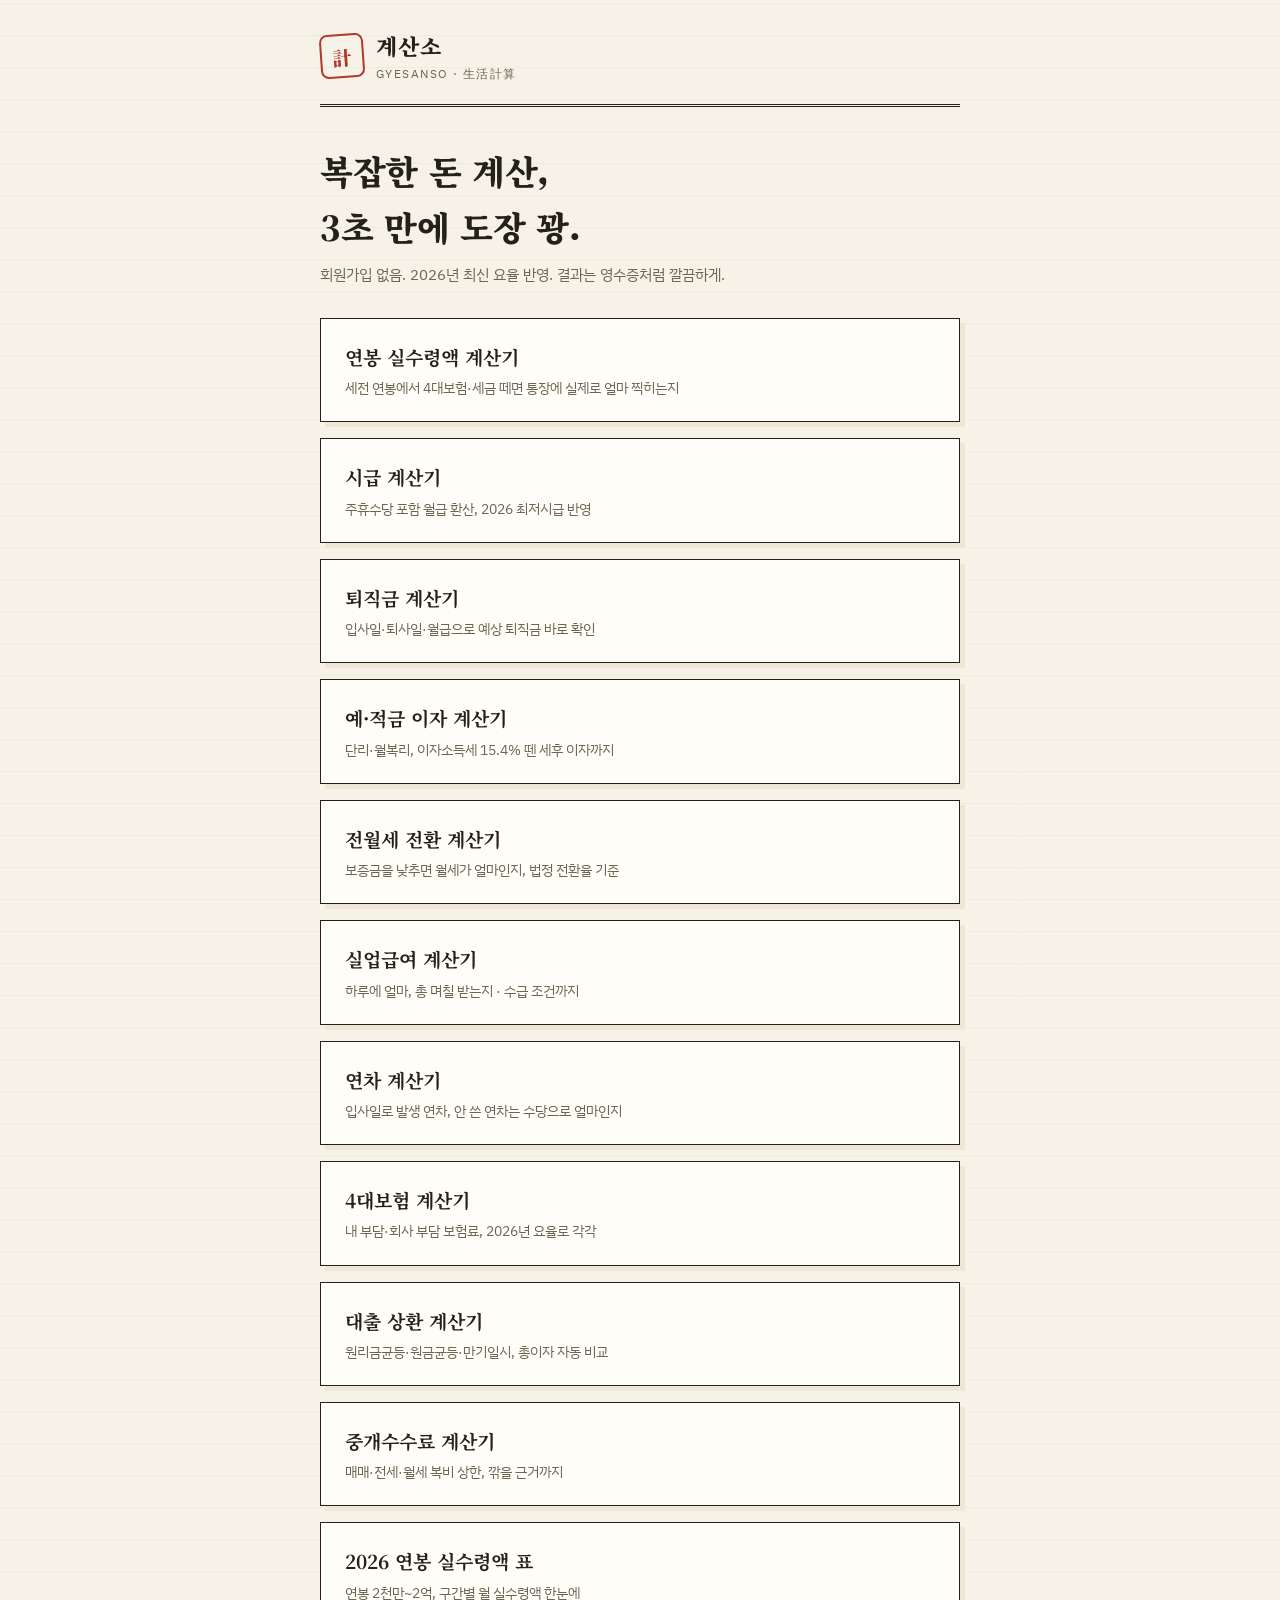
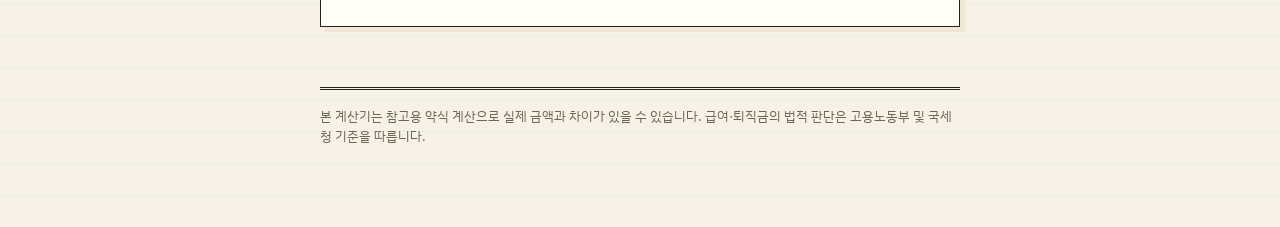
<file: index.html>
<!DOCTYPE html>
<html lang="ko">
<head>
<meta charset="utf-8">
<meta name="viewport" content="width=device-width, initial-scale=1">
<title>계산소 — 연봉 실수령액·퇴직금 계산기</title>
<meta name="description" content="연봉 실수령액, 퇴직금을 3초 만에 계산하세요. 2026년 4대보험 요율 반영, 광고 없는 빠른 무료 계산기.">
<meta property="og:title" content="계산소 — 복잡한 돈 계산, 3초 만에">
<meta property="og:description" content="연봉 실수령액·퇴직금 무료 계산기. 2026년 요율 반영.">
<link rel="preconnect" href="https://fonts.googleapis.com">
<link href="https://fonts.googleapis.com/css2?family=Noto+Serif+KR:wght@700;900&family=IBM+Plex+Sans+KR:wght@400;600&family=IBM+Plex+Mono:wght@500;700&display=swap" rel="stylesheet">
<link rel="canonical" href="https://kyoobaeklee.github.io/gyesanso/">
<link rel="stylesheet" href="style.css">
<link rel="icon" href="data:image/svg+xml,<svg xmlns='http://www.w3.org/2000/svg' viewBox='0 0 100 100'><rect x='8' y='8' width='84' height='84' rx='16' fill='none' stroke='%23b3382c' stroke-width='8'/><text x='50' y='68' font-size='52' text-anchor='middle' fill='%23b3382c' font-family='serif' font-weight='900'>計</text></svg>">
<!-- AdSense: 승인 후 여기에 사이트 소유 확인/자동광고 스크립트 붙여넣기 (DEPLOY.md 4번) -->
</head>
<body>
<div class="wrap">
  <header>
    <a class="stamp-logo" href="./">計</a>
    <a class="brand" href="./">계산소<small>GYESANSO · 生活計算</small></a>
  </header>

  <h1>복잡한 돈 계산,<br>3초 만에 도장 꽝.</h1>
  <p class="lead">회원가입 없음. 2026년 최신 요율 반영. 결과는 영수증처럼 깔끔하게.</p>

  <nav class="cards">
    <a class="card" href="salary.html">
      <h2>연봉 실수령액 계산기</h2>
      <p>세전 연봉에서 4대보험·세금 떼면 통장에 실제로 얼마 찍히는지</p>
    </a>
    <a class="card" href="hourly.html">
      <h2>시급 계산기</h2>
      <p>주휴수당 포함 월급 환산, 2026 최저시급 반영</p>
    </a>
    <a class="card" href="severance.html">
      <h2>퇴직금 계산기</h2>
      <p>입사일·퇴사일·월급으로 예상 퇴직금 바로 확인</p>
    </a>
    <a class="card" href="interest.html">
      <h2>예·적금 이자 계산기</h2>
      <p>단리·월복리, 이자소득세 15.4% 뗀 세후 이자까지</p>
    </a>
    <a class="card" href="jeonse.html">
      <h2>전월세 전환 계산기</h2>
      <p>보증금을 낮추면 월세가 얼마인지, 법정 전환율 기준</p>
    </a>
    <a class="card" href="unemployment.html">
      <h2>실업급여 계산기</h2>
      <p>하루에 얼마, 총 며칠 받는지 · 수급 조건까지</p>
    </a>
    <a class="card" href="annual-leave.html">
      <h2>연차 계산기</h2>
      <p>입사일로 발생 연차, 안 쓴 연차는 수당으로 얼마인지</p>
    </a>
    <a class="card" href="insurance.html">
      <h2>4대보험 계산기</h2>
      <p>내 부담·회사 부담 보험료, 2026년 요율로 각각</p>
    </a>
    <a class="card" href="loan.html">
      <h2>대출 상환 계산기</h2>
      <p>원리금균등·원금균등·만기일시, 총이자 자동 비교</p>
    </a>
    <a class="card" href="fee.html">
      <h2>중개수수료 계산기</h2>
      <p>매매·전세·월세 복비 상한, 깎을 근거까지</p>
    </a>
    <a class="card" href="table.html">
      <h2>2026 연봉 실수령액 표</h2>
      <p>연봉 2천만~2억, 구간별 월 실수령액 한눈에</p>
    </a>
  </nav>

  <footer>
    본 계산기는 참고용 약식 계산으로 실제 금액과 차이가 있을 수 있습니다.
    급여·퇴직금의 법적 판단은 고용노동부 및 국세청 기준을 따릅니다.
  </footer>
</div>
</body>
</html>
</file>
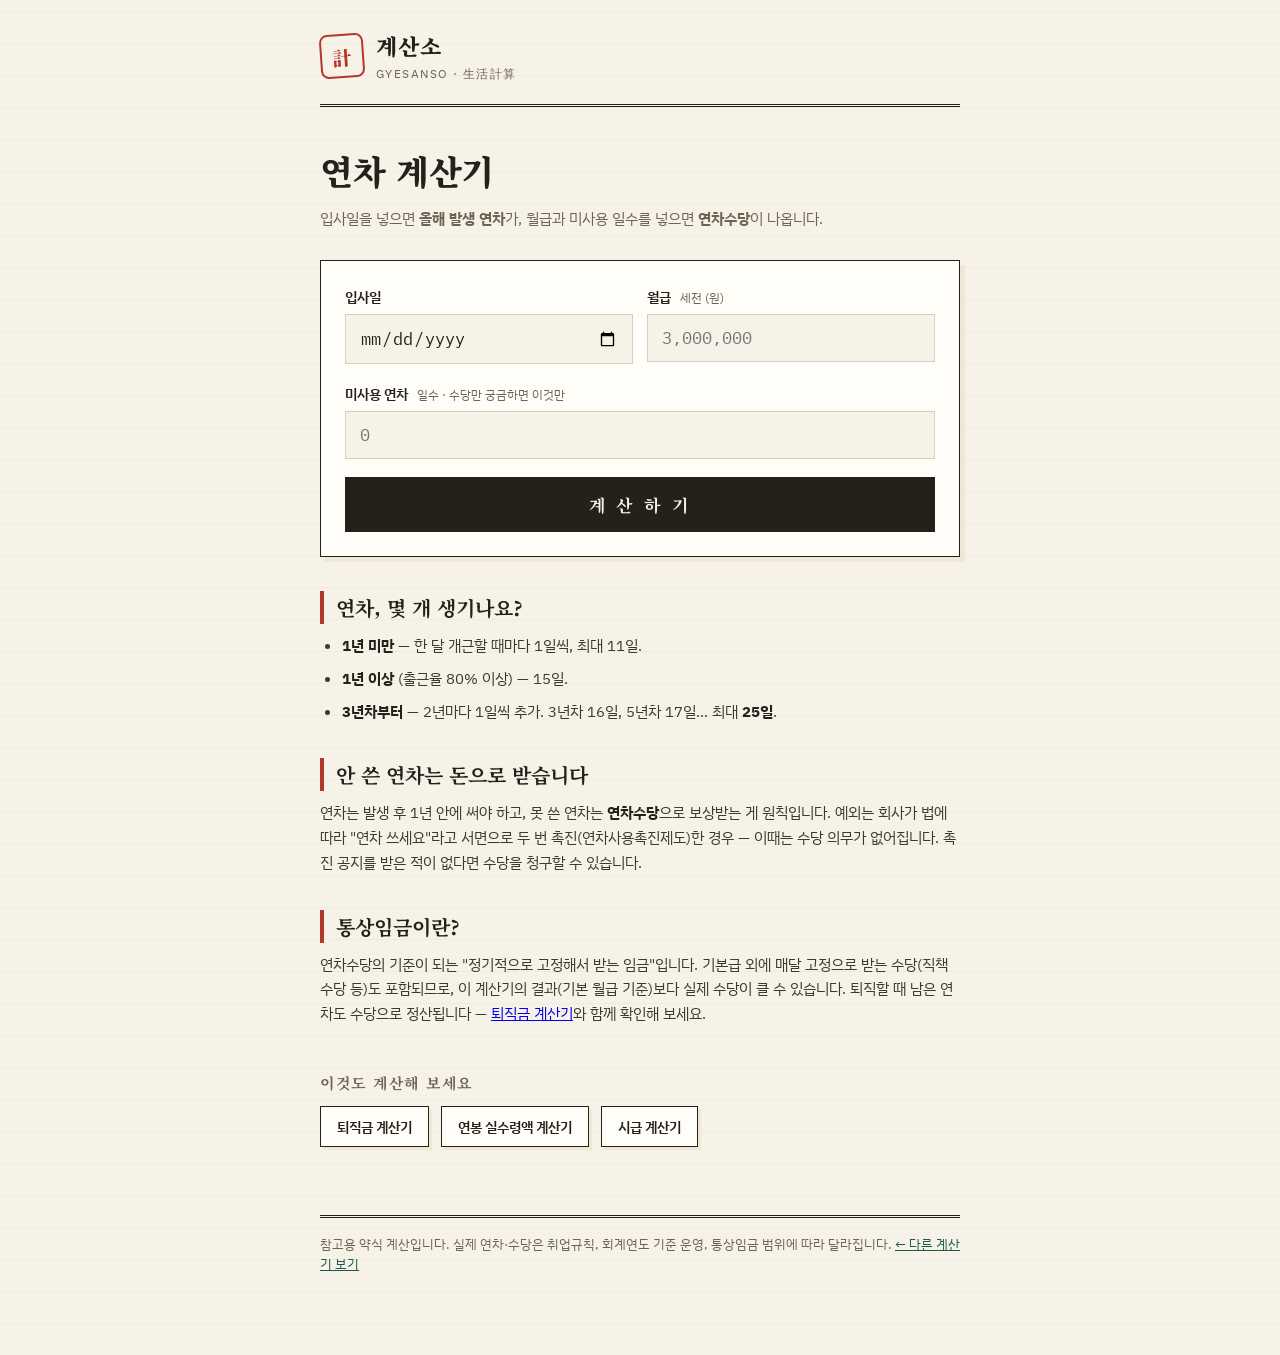
<file: annual-leave.html>
<!DOCTYPE html>
<html lang="ko">
<head>
<meta charset="utf-8">
<meta name="viewport" content="width=device-width, initial-scale=1">
<title>연차 계산기 — 발생 연차와 미사용 연차수당 | 계산소</title>
<meta name="description" content="연차 계산기. 입사일로 올해 발생 연차 일수를 확인하고, 미사용 연차수당까지 3초 만에 계산하세요. 근로기준법 기준.">
<meta property="og:title" content="연차 계산기 — 발생 연차·연차수당">
<meta property="og:description" content="입사일 넣으면 내 연차가 며칠인지, 안 쓰면 얼마 받는지 나옵니다.">
<link rel="preconnect" href="https://fonts.googleapis.com">
<link href="https://fonts.googleapis.com/css2?family=Noto+Serif+KR:wght@700;900&family=IBM+Plex+Sans+KR:wght@400;600&family=IBM+Plex+Mono:wght@500;700&display=swap" rel="stylesheet">
<link rel="canonical" href="https://kyoobaeklee.github.io/gyesanso/annual-leave.html">
<link rel="stylesheet" href="style.css">
<link rel="icon" href="data:image/svg+xml,<svg xmlns='http://www.w3.org/2000/svg' viewBox='0 0 100 100'><rect x='8' y='8' width='84' height='84' rx='16' fill='none' stroke='%23b3382c' stroke-width='8'/><text x='50' y='68' font-size='52' text-anchor='middle' fill='%23b3382c' font-family='serif' font-weight='900'>計</text></svg>">
<script type="application/ld+json">
{"@context":"https://schema.org","@type":"FAQPage","mainEntity":[
 {"@type":"Question","name":"연차는 몇 개 생기나요?","acceptedAnswer":{"@type":"Answer","text":"1년 이상 근무하고 출근율 80% 이상이면 15일, 3년차부터 2년마다 1일씩 늘어 최대 25일입니다. 1년 미만은 한 달 개근마다 1일씩 최대 11일이 생깁니다."}},
 {"@type":"Question","name":"안 쓴 연차는 어떻게 되나요?","acceptedAnswer":{"@type":"Answer","text":"회사가 연차 사용을 촉진하지 않았다면 미사용 연차는 수당으로 보상받아야 합니다. 1일 통상임금 × 미사용 일수입니다."}},
 {"@type":"Question","name":"연차수당은 어떻게 계산하나요?","acceptedAnswer":{"@type":"Answer","text":"1일 통상임금은 대략 월급 ÷ 209시간 × 8시간입니다. 월급 300만원이면 하루 약 11만 5천원, 미사용 5일이면 약 57만원입니다."}}]}
</script>
<!-- AdSense: 승인 후 스크립트 삽입 (DEPLOY.md 4번) -->
</head>
<body>
<div class="wrap">
  <header>
    <a class="stamp-logo" href="./">計</a>
    <a class="brand" href="./">계산소<small>GYESANSO · 生活計算</small></a>
  </header>

  <h1>연차 계산기</h1>
  <p class="lead">입사일을 넣으면 <strong>올해 발생 연차</strong>가, 월급과 미사용 일수를 넣으면 <strong>연차수당</strong>이 나옵니다.</p>

  <form class="calc" id="f">
    <div class="row2">
      <div class="field">
        <label for="start">입사일</label>
        <input id="start" type="date" required>
      </div>
      <div class="field">
        <label for="salary">월급 <span class="hint">세전 (원)</span></label>
        <input id="salary" inputmode="numeric" placeholder="3,000,000" autocomplete="off">
      </div>
    </div>
    <div class="field">
      <label for="unused">미사용 연차 <span class="hint">일수 · 수당만 궁금하면 이것만</span></label>
      <input id="unused" inputmode="numeric" placeholder="0" autocomplete="off">
    </div>
    <button class="go" type="submit">계 산 하 기</button>
  </form>

  <div class="receipt" id="r" aria-live="polite">
    <div class="stamp-mark">계산<br>완료</div>
    <h2>연차 명세</h2>
    <div class="line"><span class="k">근속 연수</span><span class="v" id="o-years"></span></div>
    <div class="line"><span class="k">올해 발생 연차</span><span class="v" id="o-days"></span></div>
    <div class="sep"></div>
    <div class="line"><span class="k">1일 통상임금</span><span class="v" id="o-daily"></span></div>
    <div class="line"><span class="k">미사용 연차</span><span class="v" id="o-unused"></span></div>
    <div class="total"><span class="k">연차수당</span><span class="v" id="o-total"></span></div>
    <div class="foot" id="o-note">약식 계산 · 통상임금에 고정수당이 있으면 더 커질 수 있음</div>
  </div>

  <section class="explain">
    <h2>연차, 몇 개 생기나요?</h2>
    <ul>
      <li><strong>1년 미만</strong> — 한 달 개근할 때마다 1일씩, 최대 11일.</li>
      <li><strong>1년 이상</strong> (출근율 80% 이상) — 15일.</li>
      <li><strong>3년차부터</strong> — 2년마다 1일씩 추가. 3년차 16일, 5년차 17일… 최대 <strong>25일</strong>.</li>
    </ul>
    <h2>안 쓴 연차는 돈으로 받습니다</h2>
    <p>연차는 발생 후 1년 안에 써야 하고, 못 쓴 연차는 <strong>연차수당</strong>으로 보상받는 게 원칙입니다. 예외는 회사가 법에 따라 "연차 쓰세요"라고 서면으로 두 번 촉진(연차사용촉진제도)한 경우 — 이때는 수당 의무가 없어집니다. 촉진 공지를 받은 적이 없다면 수당을 청구할 수 있습니다.</p>
    <h2>통상임금이란?</h2>
    <p>연차수당의 기준이 되는 "정기적으로 고정해서 받는 임금"입니다. 기본급 외에 매달 고정으로 받는 수당(직책수당 등)도 포함되므로, 이 계산기의 결과(기본 월급 기준)보다 실제 수당이 클 수 있습니다. 퇴직할 때 남은 연차도 수당으로 정산됩니다 — <a href="severance.html">퇴직금 계산기</a>와 함께 확인해 보세요.</p>
  </section>

  <nav class="related" aria-label="관련 계산기">
    <h2>이것도 계산해 보세요</h2>
    <a href="severance.html">퇴직금 계산기</a>
    <a href="salary.html">연봉 실수령액 계산기</a>
    <a href="hourly.html">시급 계산기</a>
  </nav>

  <footer>
    참고용 약식 계산입니다. 실제 연차·수당은 취업규칙, 회계연도 기준 운영, 통상임금 범위에 따라 달라집니다.
    <a href="./">← 다른 계산기 보기</a>
  </footer>
</div>

<script src="calc.js"></script>
<script>
const num = s => parseInt(String(s).replace(/[^0-9]/g, ''), 10) || 0;
const fmt = n => n.toLocaleString('ko-KR') + '원';
for (const id of ['salary', 'unused']) {
  const el = document.getElementById(id);
  el.addEventListener('input', () => {
    const v = num(el.value); el.value = v ? v.toLocaleString('ko-KR') : '';
  });
}
document.getElementById('f').addEventListener('submit', e => {
  e.preventDefault();
  const start = document.getElementById('start').value;
  const salary = num(document.getElementById('salary').value);
  const unused = num(document.getElementById('unused').value);
  const el = id => document.getElementById('o-' + id);
  const years = start ? (Date.now() - new Date(start)) / 86400000 / 365 : null;
  if (years !== null) {
    const d = annualLeaveDays(years);
    el('years').textContent = years < 1 ? Math.floor(years * 12) + '개월' : Math.floor(years) + '년';
    el('days').textContent = d === null ? '월 개근당 1일 (최대 11일)' : d + '일';
  } else {
    el('years').textContent = '—'; el('days').textContent = '—';
  }
  if (salary) {
    const p = annualLeavePayCalc({ monthlySalary: salary, unusedDays: unused });
    el('daily').textContent = fmt(p.daily);
    el('unused').textContent = unused + '일';
    el('total').textContent = fmt(p.total);
  } else {
    el('daily').textContent = '—'; el('unused').textContent = '—'; el('total').textContent = '월급을 입력하세요';
  }
  document.getElementById('r').classList.add('show');
  document.getElementById('r').scrollIntoView({ behavior: 'smooth', block: 'nearest' });
});
</script>
</body>
</html>
</file>
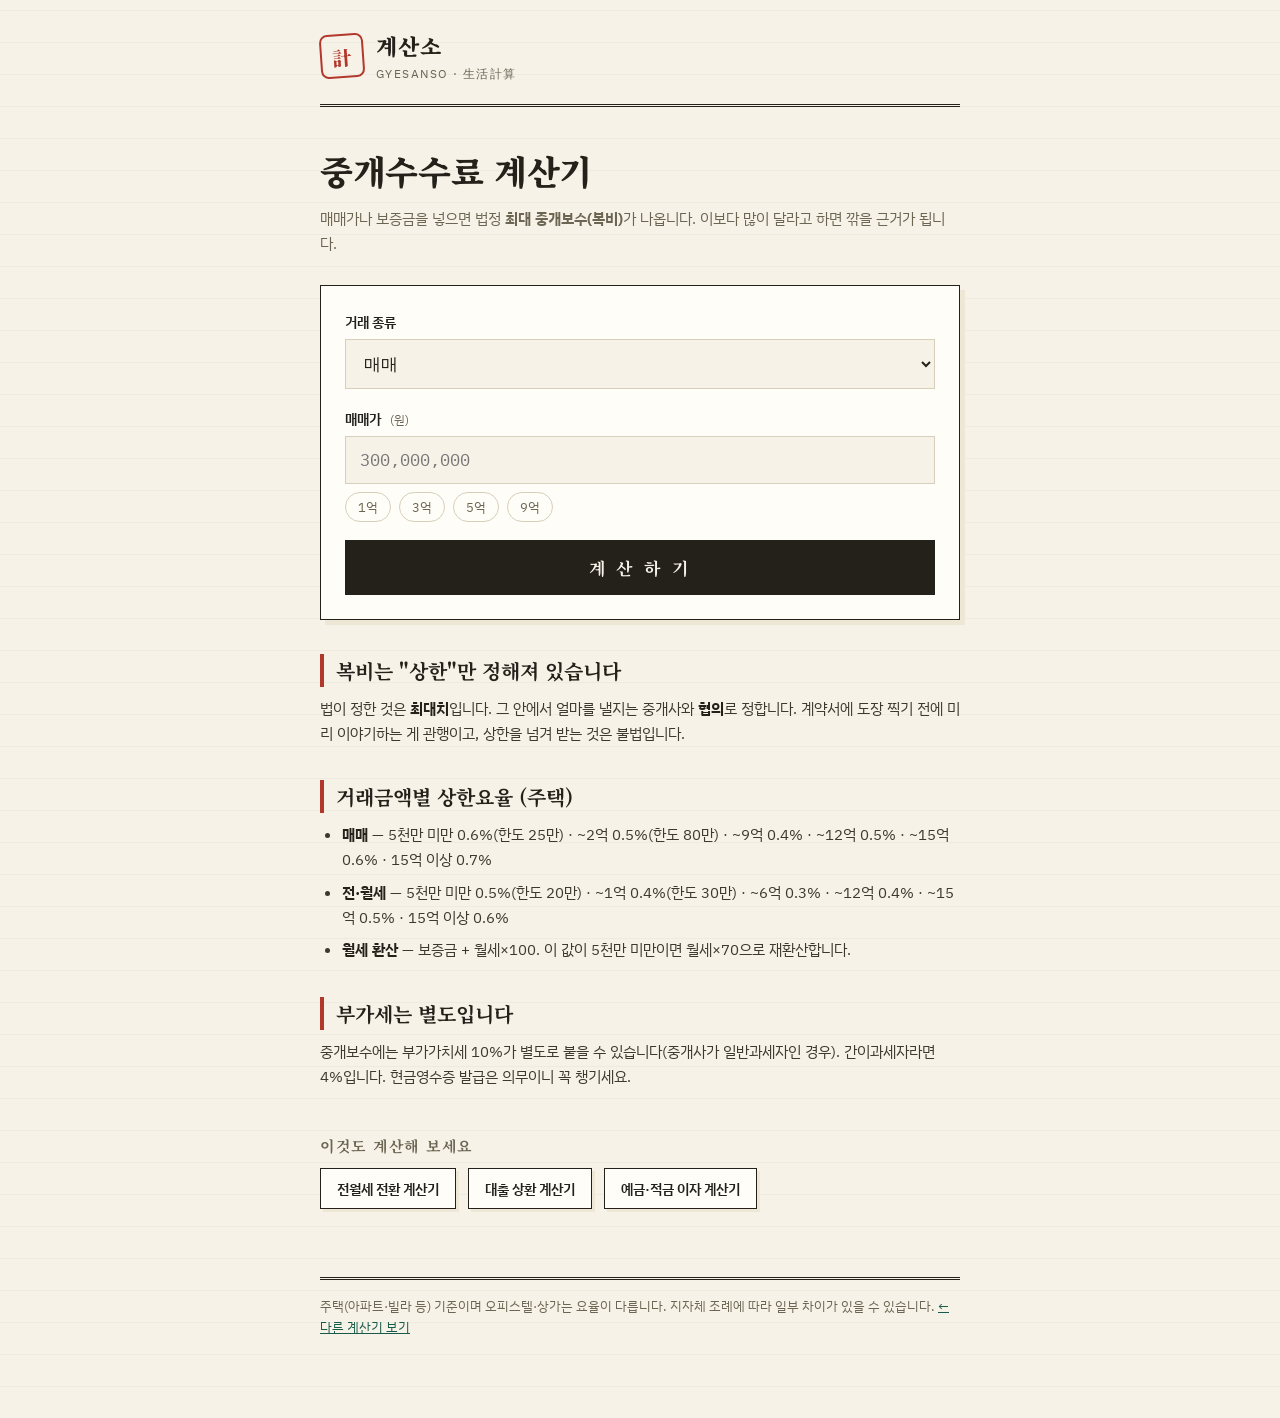
<file: fee.html>
<!DOCTYPE html>
<html lang="ko">
<head>
<meta charset="utf-8">
<meta name="viewport" content="width=device-width, initial-scale=1">
<title>부동산 중개수수료 계산기 — 매매·전세·월세 복비 상한 | 계산소</title>
<meta name="description" content="부동산 중개수수료(복비) 계산기. 매매·전세·월세 거래금액별 법정 상한요율로 최대 중개보수를 3초 만에 확인하세요.">
<meta property="og:title" content="부동산 중개수수료 계산기 — 복비 상한 확인">
<meta property="og:description" content="매매가·보증금 넣으면 법정 최대 복비가 나옵니다.">
<link rel="preconnect" href="https://fonts.googleapis.com">
<link href="https://fonts.googleapis.com/css2?family=Noto+Serif+KR:wght@700;900&family=IBM+Plex+Sans+KR:wght@400;600&family=IBM+Plex+Mono:wght@500;700&display=swap" rel="stylesheet">
<link rel="canonical" href="https://kyoobaeklee.github.io/gyesanso/fee.html">
<link rel="stylesheet" href="style.css">
<link rel="icon" href="data:image/svg+xml,<svg xmlns='http://www.w3.org/2000/svg' viewBox='0 0 100 100'><rect x='8' y='8' width='84' height='84' rx='16' fill='none' stroke='%23b3382c' stroke-width='8'/><text x='50' y='68' font-size='52' text-anchor='middle' fill='%23b3382c' font-family='serif' font-weight='900'>計</text></svg>">
<script type="application/ld+json">
{"@context":"https://schema.org","@type":"FAQPage","mainEntity":[
 {"@type":"Question","name":"부동산 중개수수료는 얼마인가요?","acceptedAnswer":{"@type":"Answer","text":"거래 종류와 금액에 따라 법정 상한요율이 다릅니다. 예를 들어 3억원 아파트 매매는 최대 0.4%인 120만원, 3억원 전세는 최대 0.3%인 90만원입니다."}},
 {"@type":"Question","name":"복비는 깎을 수 있나요?","acceptedAnswer":{"@type":"Answer","text":"네. 법으로 정해진 것은 상한(최대치)이고, 실제 수수료는 그 범위 안에서 중개사와 협의해 정하는 것입니다. 계약 전에 미리 협의하는 것이 관행입니다."}},
 {"@type":"Question","name":"월세 중개수수료는 어떻게 계산하나요?","acceptedAnswer":{"@type":"Answer","text":"보증금 + (월세 × 100)을 거래금액으로 환산해 요율을 적용합니다. 이 금액이 5천만원 미만이면 월세 × 70으로 다시 환산합니다."}}]}
</script>
<!-- AdSense: 승인 후 스크립트 삽입 (DEPLOY.md 4번) -->
</head>
<body>
<div class="wrap">
  <header>
    <a class="stamp-logo" href="./">計</a>
    <a class="brand" href="./">계산소<small>GYESANSO · 生活計算</small></a>
  </header>

  <h1>중개수수료 계산기</h1>
  <p class="lead">매매가나 보증금을 넣으면 법정 <strong>최대 중개보수(복비)</strong>가 나옵니다. 이보다 많이 달라고 하면 깎을 근거가 됩니다.</p>

  <form class="calc" id="f">
    <div class="field">
      <label for="type">거래 종류</label>
      <select id="type">
        <option value="sale">매매</option>
        <option value="jeonse">전세</option>
        <option value="monthly">월세</option>
      </select>
    </div>
    <div class="field" id="price-field">
      <label for="price">매매가 <span class="hint">(원)</span></label>
      <input id="price" inputmode="numeric" placeholder="300,000,000" autocomplete="off">
      <div class="quick">
        <button type="button" data-v="100000000">1억</button>
        <button type="button" data-v="300000000">3억</button>
        <button type="button" data-v="500000000">5억</button>
        <button type="button" data-v="900000000">9억</button>
      </div>
    </div>
    <div class="field" id="rent-field" style="display:none">
      <label for="rent">월세 <span class="hint">(원)</span></label>
      <input id="rent" inputmode="numeric" placeholder="500,000" autocomplete="off">
    </div>
    <button class="go" type="submit">계 산 하 기</button>
  </form>

  <div class="receipt" id="r" aria-live="polite">
    <div class="stamp-mark">계산<br>완료</div>
    <h2>중개보수 명세</h2>
    <div class="line"><span class="k">거래금액 (환산)</span><span class="v" id="o-amount"></span></div>
    <div class="line"><span class="k">상한 요율</span><span class="v" id="o-rate"></span></div>
    <div class="sep"></div>
    <div class="total"><span class="k">최대 중개보수</span><span class="v" id="o-fee"></span></div>
    <div class="line"><span class="k">부가세 10% 포함 시</span><span class="v" id="o-vat"></span></div>
    <div class="foot">주택 기준 · 이 금액은 "상한"이며 협의로 낮출 수 있음</div>
  </div>

  <section class="explain">
    <h2>복비는 "상한"만 정해져 있습니다</h2>
    <p>법이 정한 것은 <strong>최대치</strong>입니다. 그 안에서 얼마를 낼지는 중개사와 <strong>협의</strong>로 정합니다. 계약서에 도장 찍기 전에 미리 이야기하는 게 관행이고, 상한을 넘겨 받는 것은 불법입니다.</p>
    <h2>거래금액별 상한요율 (주택)</h2>
    <ul>
      <li><strong>매매</strong> — 5천만 미만 0.6%(한도 25만) · ~2억 0.5%(한도 80만) · ~9억 0.4% · ~12억 0.5% · ~15억 0.6% · 15억 이상 0.7%</li>
      <li><strong>전·월세</strong> — 5천만 미만 0.5%(한도 20만) · ~1억 0.4%(한도 30만) · ~6억 0.3% · ~12억 0.4% · ~15억 0.5% · 15억 이상 0.6%</li>
      <li><strong>월세 환산</strong> — 보증금 + 월세×100. 이 값이 5천만 미만이면 월세×70으로 재환산합니다.</li>
    </ul>
    <h2>부가세는 별도입니다</h2>
    <p>중개보수에는 부가가치세 10%가 별도로 붙을 수 있습니다(중개사가 일반과세자인 경우). 간이과세자라면 4%입니다. 현금영수증 발급은 의무이니 꼭 챙기세요.</p>
  </section>

  <nav class="related" aria-label="관련 계산기">
    <h2>이것도 계산해 보세요</h2>
    <a href="jeonse.html">전월세 전환 계산기</a>
    <a href="loan.html">대출 상환 계산기</a>
    <a href="interest.html">예금·적금 이자 계산기</a>
  </nav>

  <footer>
    주택(아파트·빌라 등) 기준이며 오피스텔·상가는 요율이 다릅니다. 지자체 조례에 따라 일부 차이가 있을 수 있습니다.
    <a href="./">← 다른 계산기 보기</a>
  </footer>
</div>

<script src="calc.js"></script>
<script>
const num = s => parseInt(String(s).replace(/[^0-9]/g, ''), 10) || 0;
const fmt = n => n.toLocaleString('ko-KR') + '원';
for (const id of ['price', 'rent']) {
  const el = document.getElementById(id);
  el.addEventListener('input', () => {
    const v = num(el.value); el.value = v ? v.toLocaleString('ko-KR') : '';
  });
}
const typeEl = document.getElementById('type');
typeEl.addEventListener('change', () => {
  const t = typeEl.value;
  document.querySelector('#price-field label').innerHTML =
    (t === 'sale' ? '매매가' : '보증금') + ' <span class="hint">(원)</span>';
  document.getElementById('rent-field').style.display = t === 'monthly' ? '' : 'none';
});
document.querySelectorAll('.quick button').forEach(b => b.addEventListener('click', () => {
  document.getElementById('price').value = (+b.dataset.v).toLocaleString('ko-KR');
  document.getElementById('f').requestSubmit();
}));
document.getElementById('f').addEventListener('submit', e => {
  e.preventDefault();
  const t = typeEl.value;
  const v = num(document.getElementById('price').value);
  if (!v) return;
  const r = brokerFee(t === 'sale'
    ? { type: t, price: v }
    : { type: t, deposit: v, monthlyRent: num(document.getElementById('rent').value) });
  document.getElementById('o-amount').textContent = fmt(r.amount);
  document.getElementById('o-rate').textContent = (r.rate * 100).toFixed(1) + '%';
  document.getElementById('o-fee').textContent = fmt(r.fee);
  document.getElementById('o-vat').textContent = fmt(Math.round(r.fee * 1.1));
  document.getElementById('r').classList.add('show');
  document.getElementById('r').scrollIntoView({ behavior: 'smooth', block: 'nearest' });
});
</script>
</body>
</html>
</file>
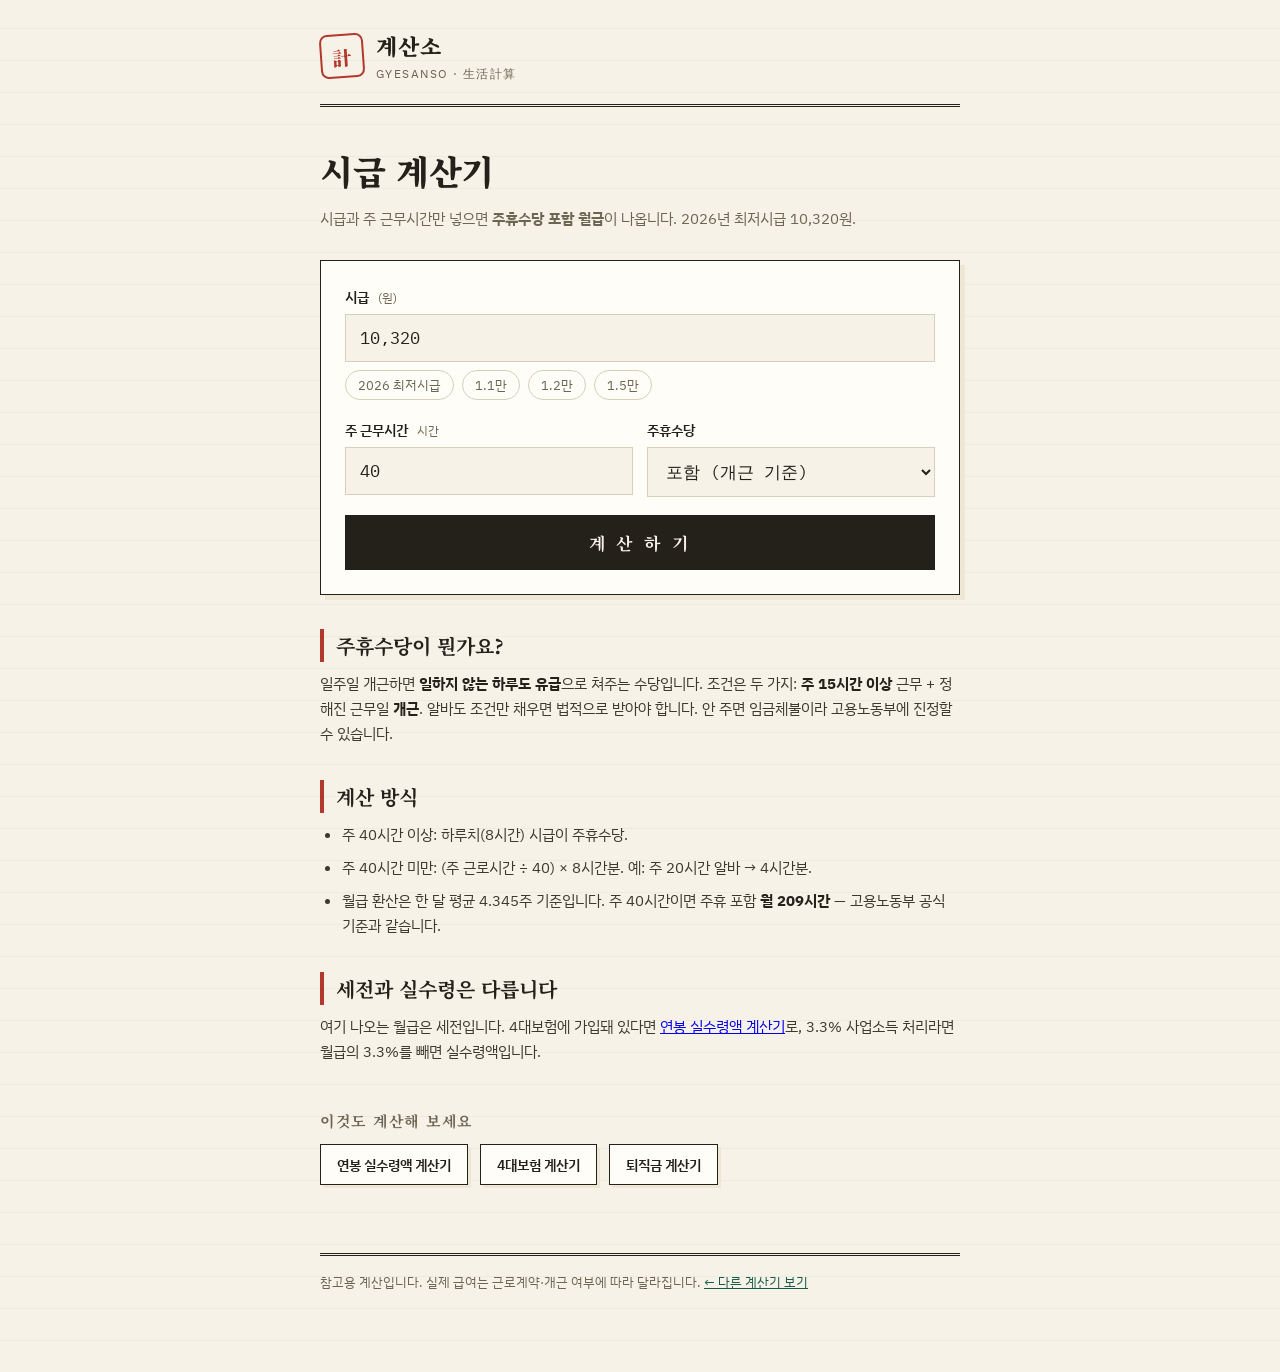
<file: hourly.html>
<!DOCTYPE html>
<html lang="ko">
<head>
<meta charset="utf-8">
<meta name="viewport" content="width=device-width, initial-scale=1">
<title>시급 계산기 — 주휴수당 포함 월급 환산 (2026 최저시급) | 계산소</title>
<meta name="description" content="시급 계산기. 2026년 최저시급 10,320원 기준, 주휴수당 포함 월급을 3초 만에 계산하세요. 알바 월급, 주휴수당 조건까지 쉽게 설명.">
<meta property="og:title" content="시급 계산기 — 주휴수당 포함 월급 환산">
<meta property="og:description" content="시급과 주 근무시간만 넣으면 주휴수당 포함 월급이 나옵니다.">
<link rel="preconnect" href="https://fonts.googleapis.com">
<link href="https://fonts.googleapis.com/css2?family=Noto+Serif+KR:wght@700;900&family=IBM+Plex+Sans+KR:wght@400;600&family=IBM+Plex+Mono:wght@500;700&display=swap" rel="stylesheet">
<link rel="canonical" href="https://kyoobaeklee.github.io/gyesanso/hourly.html">
<link rel="stylesheet" href="style.css">
<link rel="icon" href="data:image/svg+xml,<svg xmlns='http://www.w3.org/2000/svg' viewBox='0 0 100 100'><rect x='8' y='8' width='84' height='84' rx='16' fill='none' stroke='%23b3382c' stroke-width='8'/><text x='50' y='68' font-size='52' text-anchor='middle' fill='%23b3382c' font-family='serif' font-weight='900'>計</text></svg>">
<script type="application/ld+json">
{"@context":"https://schema.org","@type":"FAQPage","mainEntity":[
 {"@type":"Question","name":"2026년 최저시급은 얼마인가요?","acceptedAnswer":{"@type":"Answer","text":"시간당 10,320원입니다. 주 40시간 근무 시 주휴수당을 포함해 월 2,156,880원(209시간 기준)입니다."}},
 {"@type":"Question","name":"주휴수당은 누가 받을 수 있나요?","acceptedAnswer":{"@type":"Answer","text":"일주일에 15시간 이상 일하고 정해진 근무일을 개근하면 받을 수 있습니다. 알바·계약직도 조건을 채우면 법적으로 받아야 합니다."}},
 {"@type":"Question","name":"주휴수당은 어떻게 계산하나요?","acceptedAnswer":{"@type":"Answer","text":"주 40시간 이상 일하면 하루치(8시간) 시급, 40시간 미만이면 (주 근로시간 ÷ 40) × 8시간분의 시급을 추가로 받습니다."}}]}
</script>
<!-- AdSense: 승인 후 스크립트 삽입 (DEPLOY.md 4번) -->
</head>
<body>
<div class="wrap">
  <header>
    <a class="stamp-logo" href="./">計</a>
    <a class="brand" href="./">계산소<small>GYESANSO · 生活計算</small></a>
  </header>

  <h1>시급 계산기</h1>
  <p class="lead">시급과 주 근무시간만 넣으면 <strong>주휴수당 포함 월급</strong>이 나옵니다. 2026년 최저시급 10,320원.</p>

  <form class="calc" id="f">
    <div class="field">
      <label for="hourly">시급 <span class="hint">(원)</span></label>
      <input id="hourly" inputmode="numeric" value="10,320" autocomplete="off">
      <div class="quick">
        <button type="button" data-v="10320">2026 최저시급</button>
        <button type="button" data-v="11000">1.1만</button>
        <button type="button" data-v="12000">1.2만</button>
        <button type="button" data-v="15000">1.5만</button>
      </div>
    </div>
    <div class="row2">
      <div class="field">
        <label for="hours">주 근무시간 <span class="hint">시간</span></label>
        <input id="hours" inputmode="numeric" value="40" autocomplete="off">
      </div>
      <div class="field">
        <label for="juhyu">주휴수당</label>
        <select id="juhyu">
          <option value="1">포함 (개근 기준)</option>
          <option value="0">제외</option>
        </select>
      </div>
    </div>
    <button class="go" type="submit">계 산 하 기</button>
  </form>

  <div class="receipt" id="r" aria-live="polite">
    <div class="stamp-mark">계산<br>완료</div>
    <h2>급여 환산</h2>
    <div class="line"><span class="k">주휴 시간</span><span class="v" id="o-juhyuH"></span></div>
    <div class="line"><span class="k">주휴수당 (주당)</span><span class="v" id="o-juhyuP"></span></div>
    <div class="line"><span class="k">주급</span><span class="v" id="o-weekly"></span></div>
    <div class="line"><span class="k">월 환산 시간</span><span class="v" id="o-hours"></span></div>
    <div class="sep"></div>
    <div class="total"><span class="k">월급 (세전)</span><span class="v" id="o-monthly"></span></div>
    <div class="line"><span class="k">연 환산</span><span class="v" id="o-yearly"></span></div>
    <div class="foot" id="o-note">세전 금액 · 4대보험 가입 시 공제 후 지급</div>
  </div>

  <section class="explain">
    <h2>주휴수당이 뭔가요?</h2>
    <p>일주일 개근하면 <strong>일하지 않는 하루도 유급</strong>으로 쳐주는 수당입니다. 조건은 두 가지: <strong>주 15시간 이상</strong> 근무 + 정해진 근무일 <strong>개근</strong>. 알바도 조건만 채우면 법적으로 받아야 합니다. 안 주면 임금체불이라 고용노동부에 진정할 수 있습니다.</p>
    <h2>계산 방식</h2>
    <ul>
      <li>주 40시간 이상: 하루치(8시간) 시급이 주휴수당.</li>
      <li>주 40시간 미만: (주 근로시간 ÷ 40) × 8시간분. 예: 주 20시간 알바 → 4시간분.</li>
      <li>월급 환산은 한 달 평균 4.345주 기준입니다. 주 40시간이면 주휴 포함 <strong>월 209시간</strong> — 고용노동부 공식 기준과 같습니다.</li>
    </ul>
    <h2>세전과 실수령은 다릅니다</h2>
    <p>여기 나오는 월급은 세전입니다. 4대보험에 가입돼 있다면 <a href="salary.html">연봉 실수령액 계산기</a>로, 3.3% 사업소득 처리라면 월급의 3.3%를 빼면 실수령액입니다.</p>
  </section>

  <nav class="related" aria-label="관련 계산기">
    <h2>이것도 계산해 보세요</h2>
    <a href="salary.html">연봉 실수령액 계산기</a>
    <a href="insurance.html">4대보험 계산기</a>
    <a href="severance.html">퇴직금 계산기</a>
  </nav>

  <footer>
    참고용 계산입니다. 실제 급여는 근로계약·개근 여부에 따라 달라집니다.
    <a href="./">← 다른 계산기 보기</a>
  </footer>
</div>

<script src="calc.js"></script>
<script>
const num = s => parseInt(String(s).replace(/[^0-9]/g, ''), 10) || 0;
const fmt = n => n.toLocaleString('ko-KR') + '원';
const hEl = document.getElementById('hourly');
hEl.addEventListener('input', () => {
  const v = num(hEl.value); hEl.value = v ? v.toLocaleString('ko-KR') : '';
});
document.querySelectorAll('.quick button').forEach(b => b.addEventListener('click', () => {
  hEl.value = (+b.dataset.v).toLocaleString('ko-KR');
  document.getElementById('f').requestSubmit();
}));
document.getElementById('f').addEventListener('submit', e => {
  e.preventDefault();
  const hourly = num(hEl.value);
  const weeklyHours = num(document.getElementById('hours').value);
  if (!hourly || !weeklyHours) return;
  const withJuhyu = document.getElementById('juhyu').value === '1';
  const r = hourlyToMonthly({ hourly, weeklyHours, withJuhyu });
  document.getElementById('o-juhyuH').textContent = r.juhyuHours ? r.juhyuHours + '시간' : '해당 없음';
  document.getElementById('o-juhyuP').textContent = fmt(r.juhyuWeekly);
  document.getElementById('o-weekly').textContent = fmt(r.weekly);
  document.getElementById('o-hours').textContent = r.monthlyHours + '시간';
  document.getElementById('o-monthly').textContent = fmt(r.monthly);
  document.getElementById('o-yearly').textContent = fmt(r.yearly);
  document.getElementById('o-note').textContent = withJuhyu && !r.juhyuHours
    ? '주 15시간 미만은 주휴수당 대상이 아닙니다'
    : '세전 금액 · 4대보험 가입 시 공제 후 지급';
  document.getElementById('r').classList.add('show');
  document.getElementById('r').scrollIntoView({ behavior: 'smooth', block: 'nearest' });
});
</script>
</body>
</html>
</file>
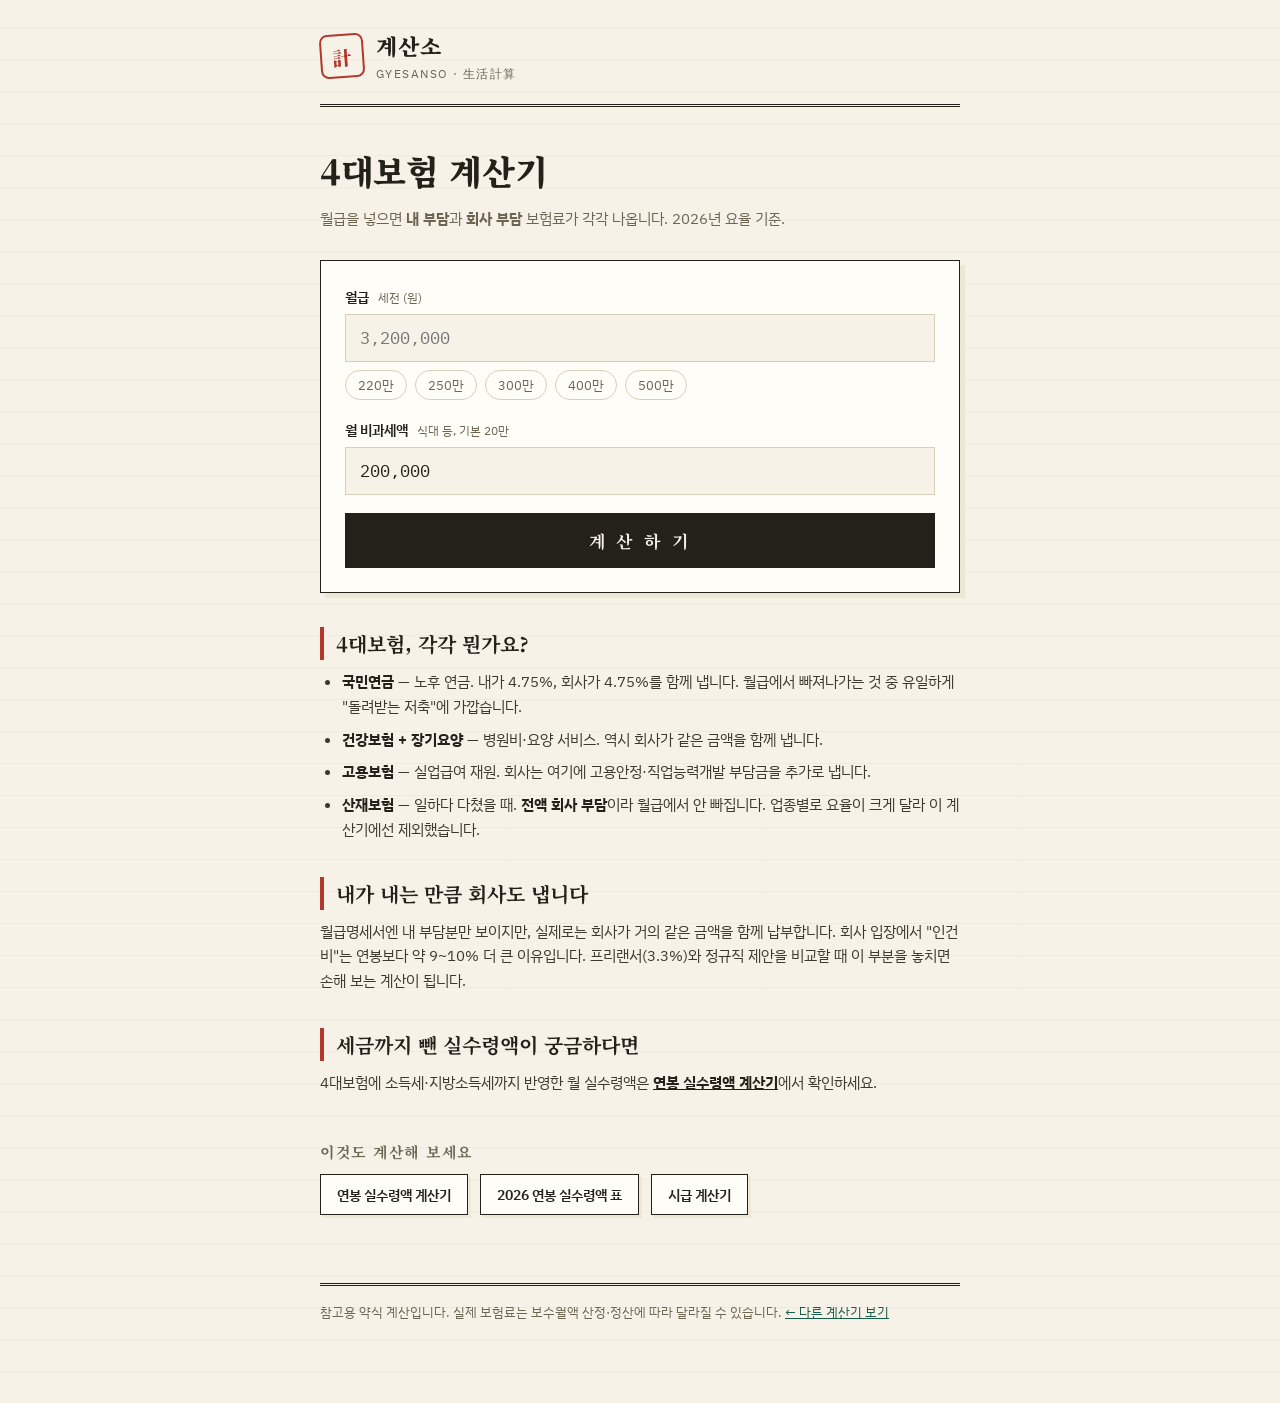
<file: insurance.html>
<!DOCTYPE html>
<html lang="ko">
<head>
<meta charset="utf-8">
<meta name="viewport" content="width=device-width, initial-scale=1">
<title>4대보험 계산기 (2026) — 근로자·회사 부담 한눈에 | 계산소</title>
<meta name="description" content="2026년 4대보험 계산기. 월급 기준 국민연금·건강보험·장기요양·고용보험료를 근로자 부담과 회사 부담으로 나눠 보여드립니다.">
<meta property="og:title" content="4대보험 계산기 (2026)">
<meta property="og:description" content="월급 넣으면 내 부담·회사 부담 보험료가 나옵니다.">
<link rel="preconnect" href="https://fonts.googleapis.com">
<link href="https://fonts.googleapis.com/css2?family=Noto+Serif+KR:wght@700;900&family=IBM+Plex+Sans+KR:wght@400;600&family=IBM+Plex+Mono:wght@500;700&display=swap" rel="stylesheet">
<link rel="canonical" href="https://kyoobaeklee.github.io/gyesanso/insurance.html">
<link rel="stylesheet" href="style.css">
<link rel="icon" href="data:image/svg+xml,<svg xmlns='http://www.w3.org/2000/svg' viewBox='0 0 100 100'><rect x='8' y='8' width='84' height='84' rx='16' fill='none' stroke='%23b3382c' stroke-width='8'/><text x='50' y='68' font-size='52' text-anchor='middle' fill='%23b3382c' font-family='serif' font-weight='900'>計</text></svg>">
<script type="application/ld+json">
{"@context":"https://schema.org","@type":"FAQPage","mainEntity":[
 {"@type":"Question","name":"4대보험 요율은 2026년에 얼마인가요?","acceptedAnswer":{"@type":"Answer","text":"근로자 부담 기준 국민연금 4.75%, 건강보험 3.545%, 장기요양보험은 건강보험료의 12.95%, 고용보험 0.9%입니다. 회사도 비슷한 금액을 함께 냅니다."}},
 {"@type":"Question","name":"4대보험료는 회사가 얼마나 내나요?","acceptedAnswer":{"@type":"Answer","text":"국민연금·건강보험·장기요양은 근로자와 같은 금액을, 고용보험은 근로자보다 조금 더(고용안정·직업능력개발 부담 추가) 냅니다. 산재보험은 회사가 전액 부담합니다."}},
 {"@type":"Question","name":"산재보험료는 왜 계산에 없나요?","acceptedAnswer":{"@type":"Answer","text":"산재보험은 전액 회사 부담이고 업종에 따라 요율이 0.6%~18%대로 크게 달라, 월급만으로는 계산할 수 없어 제외했습니다."}}]}
</script>
<!-- AdSense: 승인 후 스크립트 삽입 (DEPLOY.md 4번) -->
</head>
<body>
<div class="wrap">
  <header>
    <a class="stamp-logo" href="./">計</a>
    <a class="brand" href="./">계산소<small>GYESANSO · 生活計算</small></a>
  </header>

  <h1>4대보험 계산기</h1>
  <p class="lead">월급을 넣으면 <strong>내 부담</strong>과 <strong>회사 부담</strong> 보험료가 각각 나옵니다. 2026년 요율 기준.</p>

  <form class="calc" id="f">
    <div class="field">
      <label for="monthly">월급 <span class="hint">세전 (원)</span></label>
      <input id="monthly" inputmode="numeric" placeholder="3,200,000" autocomplete="off">
      <div class="quick">
        <button type="button" data-v="2200000">220만</button>
        <button type="button" data-v="2500000">250만</button>
        <button type="button" data-v="3000000">300만</button>
        <button type="button" data-v="4000000">400만</button>
        <button type="button" data-v="5000000">500만</button>
      </div>
    </div>
    <div class="field">
      <label for="ntx">월 비과세액 <span class="hint">식대 등, 기본 20만</span></label>
      <input id="ntx" inputmode="numeric" value="200,000" autocomplete="off">
    </div>
    <button class="go" type="submit">계 산 하 기</button>
  </form>

  <div class="receipt" id="r" aria-live="polite">
    <div class="stamp-mark">계산<br>완료</div>
    <h2>보험료 명세</h2>
    <div class="line"><span class="k">보험료 부과 기준액</span><span class="v" id="o-base"></span></div>
    <div class="sep"></div>
    <div class="line minus"><span class="k">국민연금 (4.75%)</span><span class="v" id="o-pension"></span></div>
    <div class="line minus"><span class="k">건강보험 (3.545%)</span><span class="v" id="o-health"></span></div>
    <div class="line minus"><span class="k">장기요양보험</span><span class="v" id="o-longCare"></span></div>
    <div class="line minus"><span class="k">고용보험 (0.9%)</span><span class="v" id="o-employment"></span></div>
    <div class="total"><span class="k">내 부담 합계</span><span class="v" id="o-worker"></span></div>
    <div class="sep"></div>
    <div class="line"><span class="k">회사 부담 합계 <span style="font-size:11px">(산재 별도)</span></span><span class="v" id="o-employer"></span></div>
    <div class="line"><span class="k">회사+나 총 납부액</span><span class="v" id="o-both"></span></div>
    <div class="foot">약식 계산 · 산재보험(전액 회사 부담, 업종별 상이)은 제외</div>
  </div>

  <section class="explain">
    <h2>4대보험, 각각 뭔가요?</h2>
    <ul>
      <li><strong>국민연금</strong> — 노후 연금. 내가 4.75%, 회사가 4.75%를 함께 냅니다. 월급에서 빠져나가는 것 중 유일하게 "돌려받는 저축"에 가깝습니다.</li>
      <li><strong>건강보험 + 장기요양</strong> — 병원비·요양 서비스. 역시 회사가 같은 금액을 함께 냅니다.</li>
      <li><strong>고용보험</strong> — 실업급여 재원. 회사는 여기에 고용안정·직업능력개발 부담금을 추가로 냅니다.</li>
      <li><strong>산재보험</strong> — 일하다 다쳤을 때. <strong>전액 회사 부담</strong>이라 월급에서 안 빠집니다. 업종별로 요율이 크게 달라 이 계산기에선 제외했습니다.</li>
    </ul>
    <h2>내가 내는 만큼 회사도 냅니다</h2>
    <p>월급명세서엔 내 부담분만 보이지만, 실제로는 회사가 거의 같은 금액을 함께 납부합니다. 회사 입장에서 "인건비"는 연봉보다 약 9~10% 더 큰 이유입니다. 프리랜서(3.3%)와 정규직 제안을 비교할 때 이 부분을 놓치면 손해 보는 계산이 됩니다.</p>
    <h2>세금까지 뺀 실수령액이 궁금하다면</h2>
    <p>4대보험에 소득세·지방소득세까지 반영한 월 실수령액은 <a href="salary.html"><strong>연봉 실수령액 계산기</strong></a>에서 확인하세요.</p>
  </section>

  <nav class="related" aria-label="관련 계산기">
    <h2>이것도 계산해 보세요</h2>
    <a href="salary.html">연봉 실수령액 계산기</a>
    <a href="table.html">2026 연봉 실수령액 표</a>
    <a href="hourly.html">시급 계산기</a>
  </nav>

  <footer>
    참고용 약식 계산입니다. 실제 보험료는 보수월액 산정·정산에 따라 달라질 수 있습니다.
    <a href="./">← 다른 계산기 보기</a>
  </footer>
</div>

<script src="calc.js"></script>
<script>
const num = s => parseInt(String(s).replace(/[^0-9]/g, ''), 10) || 0;
const fmt = n => n.toLocaleString('ko-KR') + '원';
for (const id of ['monthly', 'ntx']) {
  const el = document.getElementById(id);
  el.addEventListener('input', () => {
    const v = num(el.value); el.value = v ? v.toLocaleString('ko-KR') : '';
  });
}
document.querySelectorAll('.quick button').forEach(b => b.addEventListener('click', () => {
  document.getElementById('monthly').value = (+b.dataset.v).toLocaleString('ko-KR');
  document.getElementById('f').requestSubmit();
}));
document.getElementById('f').addEventListener('submit', e => {
  e.preventDefault();
  const monthly = num(document.getElementById('monthly').value);
  if (!monthly) return;
  const r = fourInsurance({ monthly, nonTaxable: num(document.getElementById('ntx').value) });
  const set = (id, v) => document.getElementById('o-' + id).textContent = fmt(v);
  set('base', r.base);
  for (const k of ['pension','health','longCare','employment']) set(k, r.worker[k]);
  set('worker', r.worker.total);
  set('employer', r.employer.total);
  set('both', r.worker.total + r.employer.total);
  document.getElementById('r').classList.add('show');
  document.getElementById('r').scrollIntoView({ behavior: 'smooth', block: 'nearest' });
});
</script>
</body>
</html>
</file>
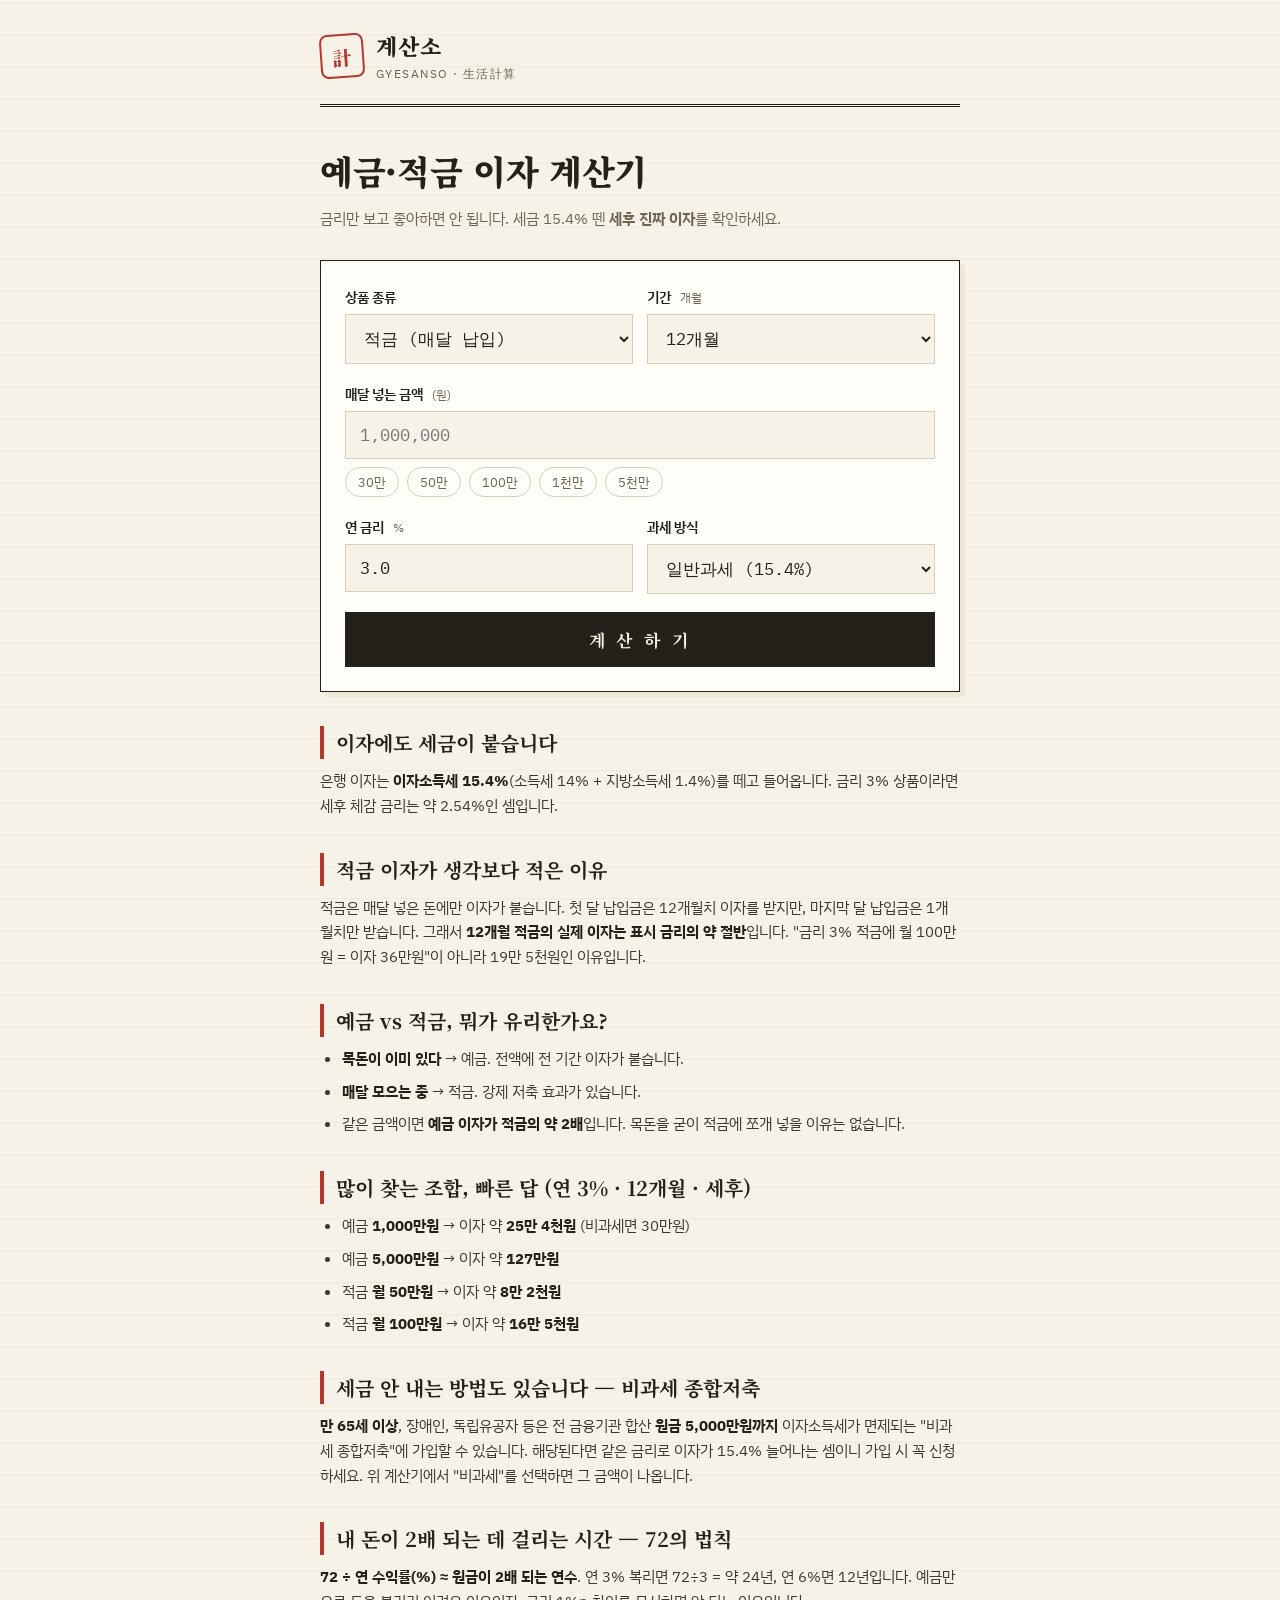
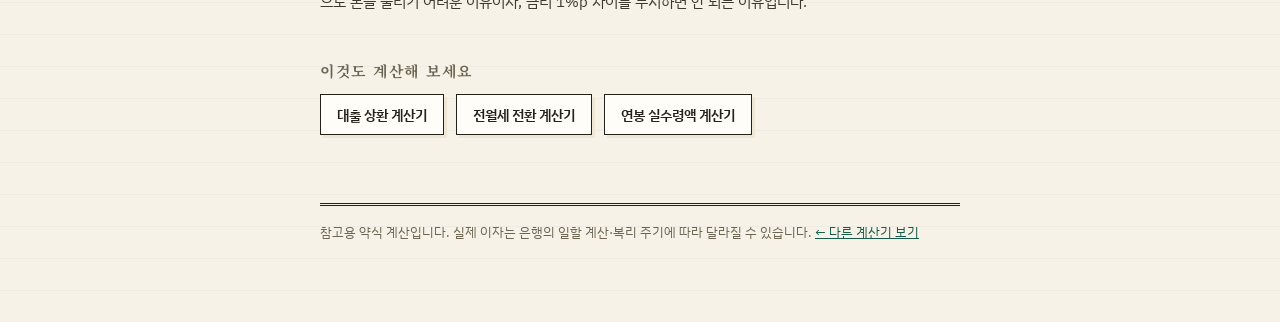
<file: interest.html>
<!DOCTYPE html>
<html lang="ko">
<head>
<meta charset="utf-8">
<meta name="viewport" content="width=device-width, initial-scale=1">
<title>예금·적금 이자 계산기 — 세후 이자까지 | 계산소</title>
<meta name="description" content="예금·적금 이자 계산기. 단리·월복리, 이자소득세 15.4%를 뺀 세후 실수령 이자를 3초 만에 확인하세요.">
<meta property="og:title" content="예금·적금 이자 계산기 — 세후 이자까지">
<meta property="og:description" content="금리 넣으면 세금 뗀 진짜 이자가 나옵니다.">
<link rel="preconnect" href="https://fonts.googleapis.com">
<link href="https://fonts.googleapis.com/css2?family=Noto+Serif+KR:wght@700;900&family=IBM+Plex+Sans+KR:wght@400;600&family=IBM+Plex+Mono:wght@500;700&display=swap" rel="stylesheet">
<link rel="canonical" href="https://kyoobaeklee.github.io/gyesanso/interest.html">
<link rel="stylesheet" href="style.css">
<link rel="icon" href="data:image/svg+xml,<svg xmlns='http://www.w3.org/2000/svg' viewBox='0 0 100 100'><rect x='8' y='8' width='84' height='84' rx='16' fill='none' stroke='%23b3382c' stroke-width='8'/><text x='50' y='68' font-size='52' text-anchor='middle' fill='%23b3382c' font-family='serif' font-weight='900'>計</text></svg>">
<script type="application/ld+json">
{"@context":"https://schema.org","@type":"FAQPage","mainEntity":[
 {"@type":"Question","name":"이자에서 세금을 얼마나 떼나요?","acceptedAnswer":{"@type":"Answer","text":"이자소득세 15.4%(소득세 14% + 지방소득세 1.4%)를 원천징수합니다. 예를 들어 이자가 10만원이면 실제로는 84,600원을 받습니다."}},
 {"@type":"Question","name":"예금과 적금의 차이는 무엇인가요?","acceptedAnswer":{"@type":"Answer","text":"예금은 목돈을 한 번에 맡기는 것, 적금은 매달 일정액을 넣는 것입니다. 같은 금리라도 적금은 매달 넣은 돈만 이자가 붙어 총이자가 예금의 절반 정도입니다."}},
 {"@type":"Question","name":"적금 금리 3%면 왜 이자가 3%가 아닌가요?","acceptedAnswer":{"@type":"Answer","text":"첫 달 납입금만 12개월치 이자를 받고, 마지막 달 납입금은 1개월치만 받기 때문입니다. 실제 체감 이자율은 표시 금리의 약 54% 수준입니다."}},
 {"@type":"Question","name":"1000만원을 예금하면 1년 이자가 얼마인가요?","acceptedAnswer":{"@type":"Answer","text":"연 3% 기준 세전 30만원, 이자소득세 15.4%를 떼면 약 25만 4천원입니다."}},
 {"@type":"Question","name":"이자 비과세는 누가 받을 수 있나요?","acceptedAnswer":{"@type":"Answer","text":"만 65세 이상, 장애인, 독립유공자 등은 비과세 종합저축으로 원금 5,000만원까지 이자소득세가 면제됩니다."}}]}
</script>
<!-- AdSense: 승인 후 스크립트 삽입 (DEPLOY.md 4번) -->
</head>
<body>
<div class="wrap">
  <header>
    <a class="stamp-logo" href="./">計</a>
    <a class="brand" href="./">계산소<small>GYESANSO · 生活計算</small></a>
  </header>

  <h1>예금·적금 이자 계산기</h1>
  <p class="lead">금리만 보고 좋아하면 안 됩니다. 세금 15.4% 뗀 <strong>세후 진짜 이자</strong>를 확인하세요.</p>

  <form class="calc" id="f">
    <div class="row2">
      <div class="field">
        <label for="type">상품 종류</label>
        <select id="type">
          <option value="savings">적금 (매달 납입)</option>
          <option value="deposit">예금 (목돈 예치)</option>
          <option value="deposit-c">예금 · 월복리</option>
        </select>
      </div>
      <div class="field">
        <label for="months">기간 <span class="hint">개월</span></label>
        <select id="months">
          <option value="6">6개월</option>
          <option value="12" selected>12개월</option>
          <option value="24">24개월</option>
          <option value="36">36개월</option>
        </select>
      </div>
    </div>
    <div class="field">
      <label for="amount" id="amount-label">매달 넣는 금액 <span class="hint">(원)</span></label>
      <input id="amount" inputmode="numeric" placeholder="1,000,000" autocomplete="off">
      <div class="quick">
        <button type="button" data-v="300000">30만</button>
        <button type="button" data-v="500000">50만</button>
        <button type="button" data-v="1000000">100만</button>
        <button type="button" data-v="10000000">1천만</button>
        <button type="button" data-v="50000000">5천만</button>
      </div>
    </div>
    <div class="row2">
      <div class="field">
        <label for="rate">연 금리 <span class="hint">%</span></label>
        <input id="rate" inputmode="decimal" value="3.0" autocomplete="off">
      </div>
      <div class="field">
        <label for="tax">과세 방식</label>
        <select id="tax">
          <option value="normal">일반과세 (15.4%)</option>
          <option value="free">비과세</option>
        </select>
      </div>
    </div>
    <button class="go" type="submit">계 산 하 기</button>
  </form>

  <div class="receipt" id="r" aria-live="polite">
    <div class="stamp-mark">계산<br>완료</div>
    <h2>이자 명세</h2>
    <div class="line"><span class="k">원금 합계</span><span class="v" id="o-principal"></span></div>
    <div class="line"><span class="k">세전 이자</span><span class="v" id="o-interest"></span></div>
    <div class="line minus"><span class="k">이자소득세 (15.4%)</span><span class="v" id="o-tax"></span></div>
    <div class="sep"></div>
    <div class="line"><span class="k">세후 이자</span><span class="v" id="o-net"></span></div>
    <div class="total"><span class="k">만기 수령액</span><span class="v" id="o-total"></span></div>
    <div class="foot">약식 계산 · 실제 이자는 은행별 이자 계산 방식(일할 계산 등)에 따라 소액 차이</div>
  </div>

  <section class="explain">
    <h2>이자에도 세금이 붙습니다</h2>
    <p>은행 이자는 <strong>이자소득세 15.4%</strong>(소득세 14% + 지방소득세 1.4%)를 떼고 들어옵니다. 금리 3% 상품이라면 세후 체감 금리는 약 2.54%인 셈입니다.</p>
    <h2>적금 이자가 생각보다 적은 이유</h2>
    <p>적금은 매달 넣은 돈에만 이자가 붙습니다. 첫 달 납입금은 12개월치 이자를 받지만, 마지막 달 납입금은 1개월치만 받습니다. 그래서 <strong>12개월 적금의 실제 이자는 표시 금리의 약 절반</strong>입니다. "금리 3% 적금에 월 100만원 = 이자 36만원"이 아니라 19만 5천원인 이유입니다.</p>
    <h2>예금 vs 적금, 뭐가 유리한가요?</h2>
    <ul>
      <li><strong>목돈이 이미 있다</strong> → 예금. 전액에 전 기간 이자가 붙습니다.</li>
      <li><strong>매달 모으는 중</strong> → 적금. 강제 저축 효과가 있습니다.</li>
      <li>같은 금액이면 <strong>예금 이자가 적금의 약 2배</strong>입니다. 목돈을 굳이 적금에 쪼개 넣을 이유는 없습니다.</li>
    </ul>
    <h2>많이 찾는 조합, 빠른 답 (연 3% · 12개월 · 세후)</h2>
    <ul>
      <li>예금 <strong>1,000만원</strong> → 이자 약 <strong>25만 4천원</strong> (비과세면 30만원)</li>
      <li>예금 <strong>5,000만원</strong> → 이자 약 <strong>127만원</strong></li>
      <li>적금 <strong>월 50만원</strong> → 이자 약 <strong>8만 2천원</strong></li>
      <li>적금 <strong>월 100만원</strong> → 이자 약 <strong>16만 5천원</strong></li>
    </ul>
    <h2>세금 안 내는 방법도 있습니다 — 비과세 종합저축</h2>
    <p><strong>만 65세 이상</strong>, 장애인, 독립유공자 등은 전 금융기관 합산 <strong>원금 5,000만원까지</strong> 이자소득세가 면제되는 "비과세 종합저축"에 가입할 수 있습니다. 해당된다면 같은 금리로 이자가 15.4% 늘어나는 셈이니 가입 시 꼭 신청하세요. 위 계산기에서 "비과세"를 선택하면 그 금액이 나옵니다.</p>
    <h2>내 돈이 2배 되는 데 걸리는 시간 — 72의 법칙</h2>
    <p><strong>72 ÷ 연 수익률(%) ≈ 원금이 2배 되는 연수</strong>. 연 3% 복리면 72÷3 = 약 24년, 연 6%면 12년입니다. 예금만으로 돈을 불리기 어려운 이유이자, 금리 1%p 차이를 무시하면 안 되는 이유입니다.</p>
  </section>

  <nav class="related" aria-label="관련 계산기">
    <h2>이것도 계산해 보세요</h2>
    <a href="loan.html">대출 상환 계산기</a>
    <a href="jeonse.html">전월세 전환 계산기</a>
    <a href="salary.html">연봉 실수령액 계산기</a>
  </nav>

  <footer>
    참고용 약식 계산입니다. 실제 이자는 은행의 일할 계산·복리 주기에 따라 달라질 수 있습니다.
    <a href="./">← 다른 계산기 보기</a>
  </footer>
</div>

<script src="calc.js"></script>
<script>
const num = s => parseInt(String(s).replace(/[^0-9]/g, ''), 10) || 0;
const fmt = n => n.toLocaleString('ko-KR') + '원';
const amountEl = document.getElementById('amount');
amountEl.addEventListener('input', () => {
  const v = num(amountEl.value); amountEl.value = v ? v.toLocaleString('ko-KR') : '';
});
document.getElementById('type').addEventListener('change', e => {
  document.getElementById('amount-label').innerHTML = e.target.value === 'savings'
    ? '매달 넣는 금액 <span class="hint">(원)</span>'
    : '맡길 목돈 <span class="hint">(원)</span>';
});
document.querySelectorAll('.quick button').forEach(b => b.addEventListener('click', () => {
  amountEl.value = (+b.dataset.v).toLocaleString('ko-KR');
  document.getElementById('f').requestSubmit();
}));
document.getElementById('f').addEventListener('submit', e => {
  e.preventDefault();
  const amount = num(amountEl.value);
  if (!amount) return;
  const type = document.getElementById('type').value;
  const months = +document.getElementById('months').value;
  const annualRate = (parseFloat(document.getElementById('rate').value) || 0) / 100;
  const taxFree = document.getElementById('tax').value === 'free';
  const r = type === 'savings'
    ? savingsInterest({ monthly: amount, annualRate, months, taxFree })
    : depositInterest({ principal: amount, annualRate, months, compound: type === 'deposit-c', taxFree });
  const set = (id, v) => document.getElementById('o-' + id).textContent = fmt(v);
  set('principal', r.principal ?? amount);
  set('interest', r.interest); set('tax', r.tax); set('net', r.net); set('total', r.total);
  document.getElementById('r').classList.add('show');
  document.getElementById('r').scrollIntoView({ behavior: 'smooth', block: 'nearest' });
});
</script>
</body>
</html>
</file>
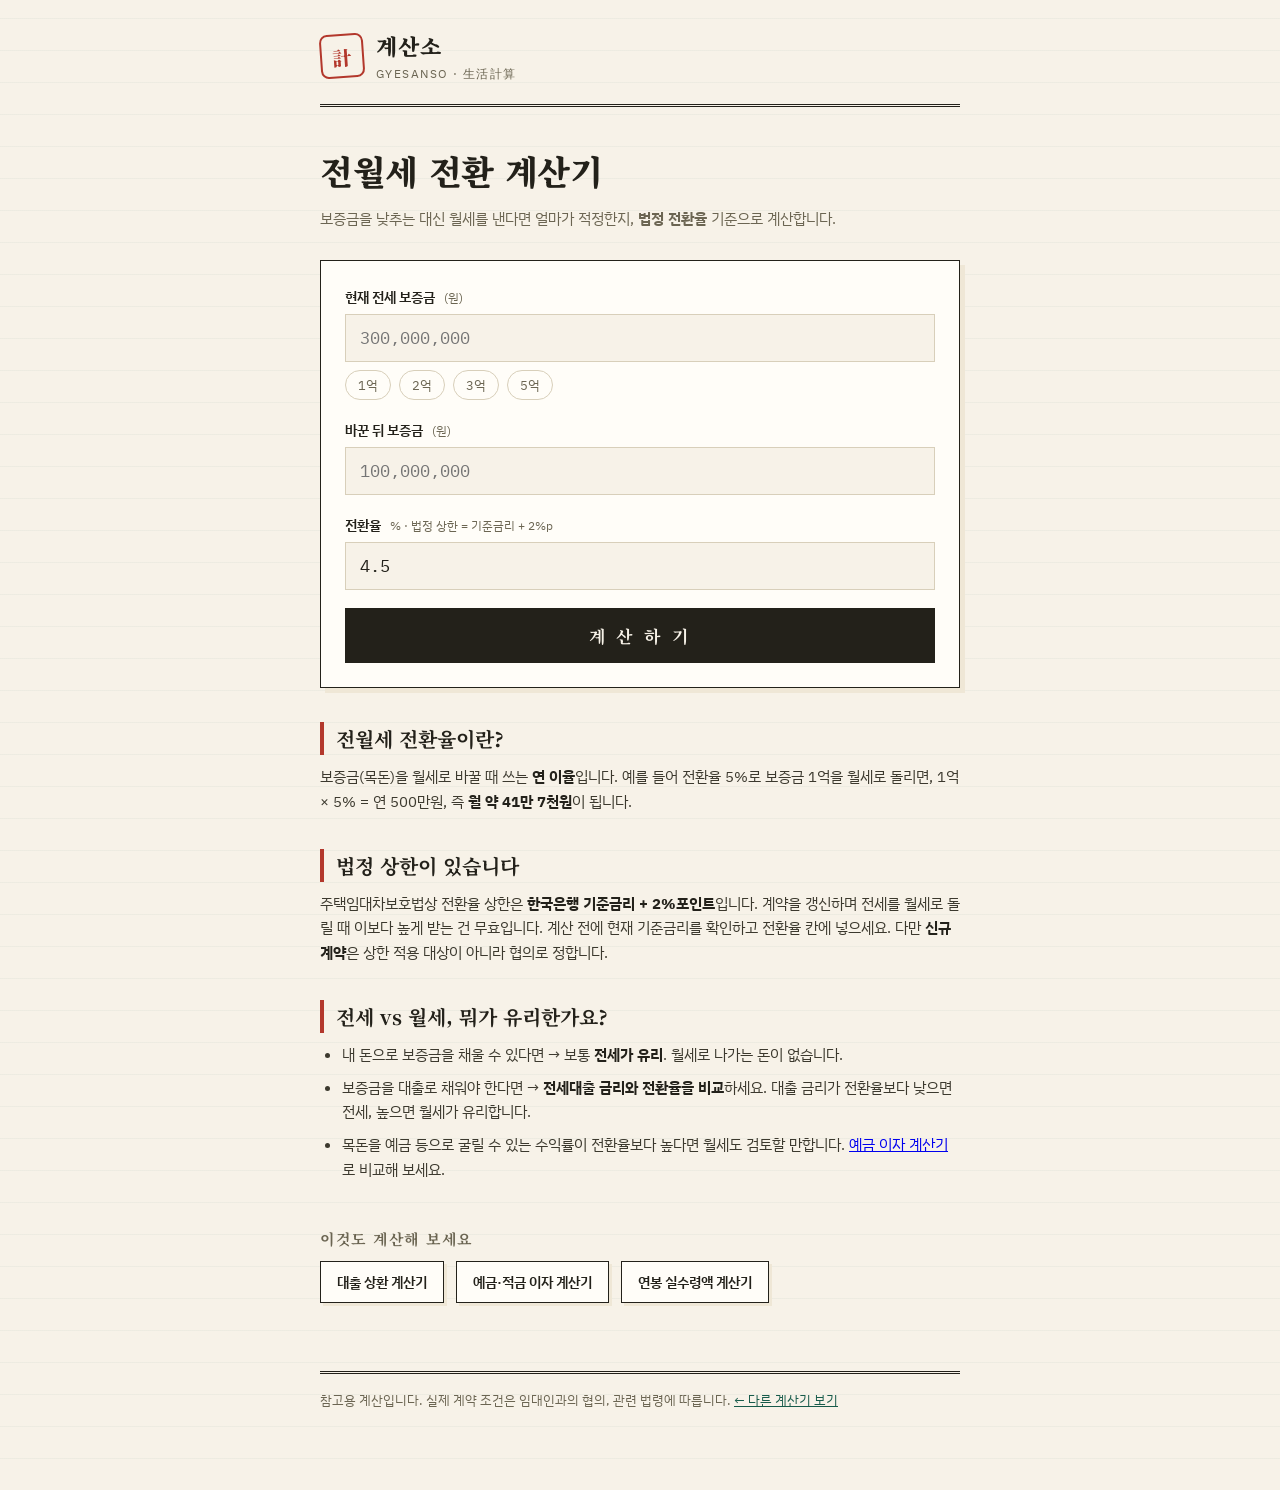
<file: jeonse.html>
<!DOCTYPE html>
<html lang="ko">
<head>
<meta charset="utf-8">
<meta name="viewport" content="width=device-width, initial-scale=1">
<title>전월세 전환 계산기 — 보증금을 월세로 바꾸면 얼마? | 계산소</title>
<meta name="description" content="전월세 전환 계산기. 전세 보증금을 낮추면 월세가 얼마 되는지, 법정 전환율 기준으로 3초 만에 계산하세요.">
<meta property="og:title" content="전월세 전환 계산기">
<meta property="og:description" content="보증금 ↔ 월세, 법정 전환율로 바로 계산.">
<link rel="preconnect" href="https://fonts.googleapis.com">
<link href="https://fonts.googleapis.com/css2?family=Noto+Serif+KR:wght@700;900&family=IBM+Plex+Sans+KR:wght@400;600&family=IBM+Plex+Mono:wght@500;700&display=swap" rel="stylesheet">
<link rel="canonical" href="https://kyoobaeklee.github.io/gyesanso/jeonse.html">
<link rel="stylesheet" href="style.css">
<link rel="icon" href="data:image/svg+xml,<svg xmlns='http://www.w3.org/2000/svg' viewBox='0 0 100 100'><rect x='8' y='8' width='84' height='84' rx='16' fill='none' stroke='%23b3382c' stroke-width='8'/><text x='50' y='68' font-size='52' text-anchor='middle' fill='%23b3382c' font-family='serif' font-weight='900'>計</text></svg>">
<script type="application/ld+json">
{"@context":"https://schema.org","@type":"FAQPage","mainEntity":[
 {"@type":"Question","name":"전월세 전환율이 무엇인가요?","acceptedAnswer":{"@type":"Answer","text":"보증금을 월세로 바꿀 때 적용하는 연 이율입니다. 법정 상한은 한국은행 기준금리 + 2%포인트로, 이를 넘는 전환은 임차인에게 불리해 법으로 제한됩니다."}},
 {"@type":"Question","name":"보증금 1억을 월세로 바꾸면 얼마인가요?","acceptedAnswer":{"@type":"Answer","text":"전환율 5% 기준으로 1억원 × 5% ÷ 12개월 = 월 약 41만 7천원입니다."}},
 {"@type":"Question","name":"집주인이 법정 전환율보다 높게 요구하면요?","acceptedAnswer":{"@type":"Answer","text":"기존 계약을 갱신하면서 전세를 월세로 돌리는 경우, 법정 전환율을 초과한 부분은 무효이며 이미 냈다면 반환을 청구할 수 있습니다."}}]}
</script>
<!-- AdSense: 승인 후 스크립트 삽입 (DEPLOY.md 4번) -->
</head>
<body>
<div class="wrap">
  <header>
    <a class="stamp-logo" href="./">計</a>
    <a class="brand" href="./">계산소<small>GYESANSO · 生活計算</small></a>
  </header>

  <h1>전월세 전환 계산기</h1>
  <p class="lead">보증금을 낮추는 대신 월세를 낸다면 얼마가 적정한지, <strong>법정 전환율</strong> 기준으로 계산합니다.</p>

  <form class="calc" id="f">
    <div class="field">
      <label for="jeonse">현재 전세 보증금 <span class="hint">(원)</span></label>
      <input id="jeonse" inputmode="numeric" placeholder="300,000,000" autocomplete="off">
      <div class="quick">
        <button type="button" data-t="jeonse" data-v="100000000">1억</button>
        <button type="button" data-t="jeonse" data-v="200000000">2억</button>
        <button type="button" data-t="jeonse" data-v="300000000">3억</button>
        <button type="button" data-t="jeonse" data-v="500000000">5억</button>
      </div>
    </div>
    <div class="field">
      <label for="deposit">바꾼 뒤 보증금 <span class="hint">(원)</span></label>
      <input id="deposit" inputmode="numeric" placeholder="100,000,000" autocomplete="off">
    </div>
    <div class="field">
      <label for="rate">전환율 <span class="hint">% · 법정 상한 = 기준금리 + 2%p</span></label>
      <input id="rate" inputmode="decimal" value="4.5" autocomplete="off">
    </div>
    <button class="go" type="submit">계 산 하 기</button>
  </form>

  <div class="receipt" id="r" aria-live="polite">
    <div class="stamp-mark">계산<br>완료</div>
    <h2>전환 명세</h2>
    <div class="line"><span class="k">낮아지는 보증금</span><span class="v" id="o-diff"></span></div>
    <div class="line"><span class="k">적용 전환율</span><span class="v" id="o-rate"></span></div>
    <div class="sep"></div>
    <div class="total"><span class="k">적정 월세</span><span class="v" id="o-monthly"></span></div>
    <div class="line"><span class="k">연간 월세 부담</span><span class="v" id="o-yearly"></span></div>
    <div class="foot">계약 갱신 시 법정 전환율 초과분은 무효 · 신규 계약은 협의 사항</div>
  </div>

  <section class="explain">
    <h2>전월세 전환율이란?</h2>
    <p>보증금(목돈)을 월세로 바꿀 때 쓰는 <strong>연 이율</strong>입니다. 예를 들어 전환율 5%로 보증금 1억을 월세로 돌리면, 1억 × 5% = 연 500만원, 즉 <strong>월 약 41만 7천원</strong>이 됩니다.</p>
    <h2>법정 상한이 있습니다</h2>
    <p>주택임대차보호법상 전환율 상한은 <strong>한국은행 기준금리 + 2%포인트</strong>입니다. 계약을 갱신하며 전세를 월세로 돌릴 때 이보다 높게 받는 건 무효입니다. 계산 전에 현재 기준금리를 확인하고 전환율 칸에 넣으세요. 다만 <strong>신규 계약</strong>은 상한 적용 대상이 아니라 협의로 정합니다.</p>
    <h2>전세 vs 월세, 뭐가 유리한가요?</h2>
    <ul>
      <li>내 돈으로 보증금을 채울 수 있다면 → 보통 <strong>전세가 유리</strong>. 월세로 나가는 돈이 없습니다.</li>
      <li>보증금을 대출로 채워야 한다면 → <strong>전세대출 금리와 전환율을 비교</strong>하세요. 대출 금리가 전환율보다 낮으면 전세, 높으면 월세가 유리합니다.</li>
      <li>목돈을 예금 등으로 굴릴 수 있는 수익률이 전환율보다 높다면 월세도 검토할 만합니다. <a href="interest.html">예금 이자 계산기</a>로 비교해 보세요.</li>
    </ul>
  </section>

  <nav class="related" aria-label="관련 계산기">
    <h2>이것도 계산해 보세요</h2>
    <a href="loan.html">대출 상환 계산기</a>
    <a href="interest.html">예금·적금 이자 계산기</a>
    <a href="salary.html">연봉 실수령액 계산기</a>
  </nav>

  <footer>
    참고용 계산입니다. 실제 계약 조건은 임대인과의 협의, 관련 법령에 따릅니다.
    <a href="./">← 다른 계산기 보기</a>
  </footer>
</div>

<script src="calc.js"></script>
<script>
const num = s => parseInt(String(s).replace(/[^0-9]/g, ''), 10) || 0;
const fmt = n => n.toLocaleString('ko-KR') + '원';
for (const id of ['jeonse', 'deposit']) {
  const el = document.getElementById(id);
  el.addEventListener('input', () => {
    const v = num(el.value); el.value = v ? v.toLocaleString('ko-KR') : '';
  });
}
document.querySelectorAll('.quick button').forEach(b => b.addEventListener('click', () => {
  document.getElementById(b.dataset.t).value = (+b.dataset.v).toLocaleString('ko-KR');
}));
document.getElementById('f').addEventListener('submit', e => {
  e.preventDefault();
  const jeonse = num(document.getElementById('jeonse').value);
  const deposit = num(document.getElementById('deposit').value);
  const ratePct = parseFloat(document.getElementById('rate').value) || 0;
  if (!jeonse) return;
  const r = jeonseToMonthly({ jeonse, deposit, ratePct });
  document.getElementById('o-diff').textContent = fmt(Math.max(0, r.diff));
  document.getElementById('o-rate').textContent = ratePct + '%';
  document.getElementById('o-monthly').textContent = fmt(r.monthly);
  document.getElementById('o-yearly').textContent = fmt(r.yearly);
  document.getElementById('r').classList.add('show');
  document.getElementById('r').scrollIntoView({ behavior: 'smooth', block: 'nearest' });
});
</script>
</body>
</html>
</file>
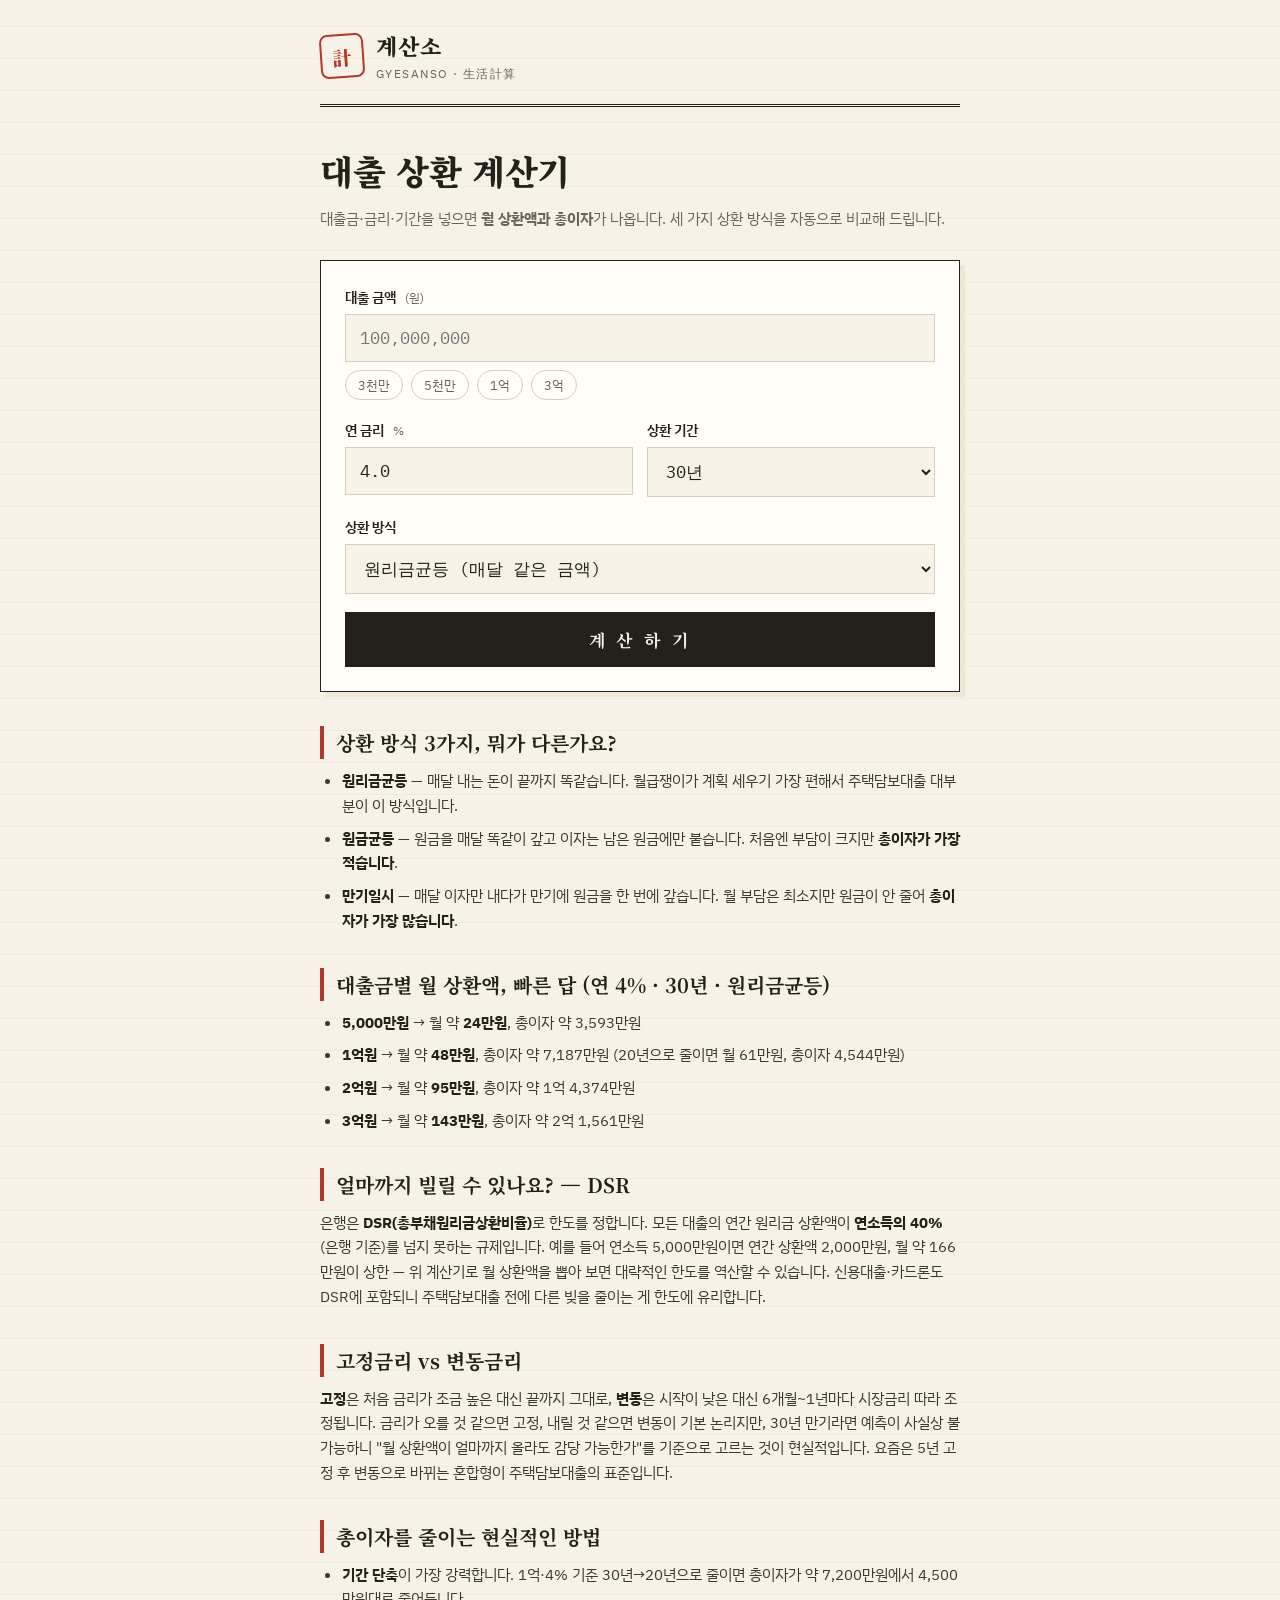
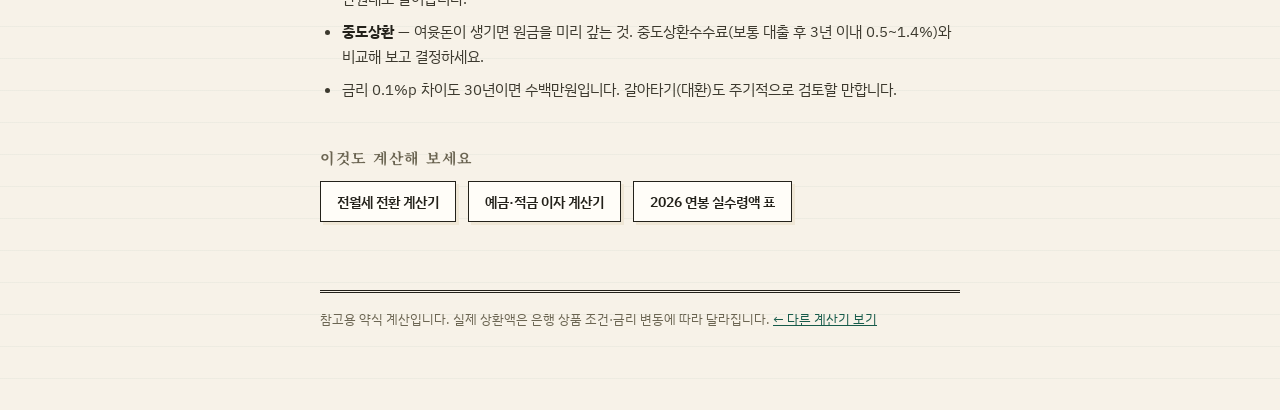
<file: loan.html>
<!DOCTYPE html>
<html lang="ko">
<head>
<meta charset="utf-8">
<meta name="viewport" content="width=device-width, initial-scale=1">
<title>대출 상환 계산기 — 원리금균등·원금균등 총이자 비교 | 계산소</title>
<meta name="description" content="대출 이자 계산기. 원리금균등·원금균등·만기일시 상환 방식별 월 상환액과 총이자를 3초 만에 비교하세요.">
<meta property="og:title" content="대출 상환 계산기 — 상환 방식별 총이자 비교">
<meta property="og:description" content="대출금·금리·기간 넣으면 월 상환액과 총이자가 나옵니다.">
<link rel="preconnect" href="https://fonts.googleapis.com">
<link href="https://fonts.googleapis.com/css2?family=Noto+Serif+KR:wght@700;900&family=IBM+Plex+Sans+KR:wght@400;600&family=IBM+Plex+Mono:wght@500;700&display=swap" rel="stylesheet">
<link rel="canonical" href="https://kyoobaeklee.github.io/gyesanso/loan.html">
<link rel="stylesheet" href="style.css">
<link rel="icon" href="data:image/svg+xml,<svg xmlns='http://www.w3.org/2000/svg' viewBox='0 0 100 100'><rect x='8' y='8' width='84' height='84' rx='16' fill='none' stroke='%23b3382c' stroke-width='8'/><text x='50' y='68' font-size='52' text-anchor='middle' fill='%23b3382c' font-family='serif' font-weight='900'>計</text></svg>">
<script type="application/ld+json">
{"@context":"https://schema.org","@type":"FAQPage","mainEntity":[
 {"@type":"Question","name":"원리금균등과 원금균등의 차이는 무엇인가요?","acceptedAnswer":{"@type":"Answer","text":"원리금균등은 매달 내는 금액이 똑같고, 원금균등은 처음에 많이 내다가 점점 줄어듭니다. 총이자는 원금균등이 더 적지만 초기 부담이 큽니다."}},
 {"@type":"Question","name":"1억을 연 4%로 30년 빌리면 이자가 얼마인가요?","acceptedAnswer":{"@type":"Answer","text":"원리금균등 기준 월 약 47만 7천원씩 갚고, 30년 총이자는 약 7,200만원입니다. 원금균등이면 총이자가 약 6,000만원으로 줄어듭니다."}},
 {"@type":"Question","name":"만기일시상환은 무엇인가요?","acceptedAnswer":{"@type":"Answer","text":"매달 이자만 내다가 만기에 원금을 한꺼번에 갚는 방식입니다. 매달 부담은 가장 적지만 원금이 줄지 않아 총이자는 가장 많습니다."}},
 {"@type":"Question","name":"2억을 대출하면 한 달에 얼마씩 갚나요?","acceptedAnswer":{"@type":"Answer","text":"연 4%, 30년 원리금균등 기준 월 약 95만원이며 30년 총이자는 약 1억 4,374만원입니다."}},
 {"@type":"Question","name":"DSR이 무엇인가요?","acceptedAnswer":{"@type":"Answer","text":"총부채원리금상환비율로, 모든 대출의 연간 원리금 상환액이 연소득의 40%(은행 기준)를 넘지 못하게 하는 대출 한도 규제입니다."}}]}
</script>
<!-- AdSense: 승인 후 스크립트 삽입 (DEPLOY.md 4번) -->
</head>
<body>
<div class="wrap">
  <header>
    <a class="stamp-logo" href="./">計</a>
    <a class="brand" href="./">계산소<small>GYESANSO · 生活計算</small></a>
  </header>

  <h1>대출 상환 계산기</h1>
  <p class="lead">대출금·금리·기간을 넣으면 <strong>월 상환액과 총이자</strong>가 나옵니다. 세 가지 상환 방식을 자동으로 비교해 드립니다.</p>

  <form class="calc" id="f">
    <div class="field">
      <label for="principal">대출 금액 <span class="hint">(원)</span></label>
      <input id="principal" inputmode="numeric" placeholder="100,000,000" autocomplete="off">
      <div class="quick">
        <button type="button" data-v="30000000">3천만</button>
        <button type="button" data-v="50000000">5천만</button>
        <button type="button" data-v="100000000">1억</button>
        <button type="button" data-v="300000000">3억</button>
      </div>
    </div>
    <div class="row2">
      <div class="field">
        <label for="rate">연 금리 <span class="hint">%</span></label>
        <input id="rate" inputmode="decimal" value="4.0" autocomplete="off">
      </div>
      <div class="field">
        <label for="years">상환 기간</label>
        <select id="years">
          <option value="1">1년</option>
          <option value="3">3년</option>
          <option value="5">5년</option>
          <option value="10">10년</option>
          <option value="20">20년</option>
          <option value="30" selected>30년</option>
          <option value="40">40년</option>
        </select>
      </div>
    </div>
    <div class="field">
      <label for="type">상환 방식</label>
      <select id="type">
        <option value="equal-payment">원리금균등 (매달 같은 금액)</option>
        <option value="equal-principal">원금균등 (점점 줄어듦)</option>
        <option value="bullet">만기일시 (이자만 내다 마지막에 원금)</option>
      </select>
    </div>
    <button class="go" type="submit">계 산 하 기</button>
  </form>

  <div class="receipt" id="r" aria-live="polite">
    <div class="stamp-mark">계산<br>완료</div>
    <h2>상환 명세</h2>
    <div class="line"><span class="k">첫 달 상환액</span><span class="v" id="o-first"></span></div>
    <div class="line"><span class="k" id="o-last-k">마지막 달 상환액</span><span class="v" id="o-last"></span></div>
    <div class="sep"></div>
    <div class="line minus"><span class="k">총 이자</span><span class="v" id="o-interest"></span></div>
    <div class="total"><span class="k">총 상환액</span><span class="v" id="o-total"></span></div>
    <div class="line"><span class="k">다른 방식과 총이자 비교</span><span class="v" id="o-compare"></span></div>
    <div class="foot">약식 계산 · 실제는 중도상환·금리 변동에 따라 달라짐</div>
  </div>

  <section class="explain">
    <h2>상환 방식 3가지, 뭐가 다른가요?</h2>
    <ul>
      <li><strong>원리금균등</strong> — 매달 내는 돈이 끝까지 똑같습니다. 월급쟁이가 계획 세우기 가장 편해서 주택담보대출 대부분이 이 방식입니다.</li>
      <li><strong>원금균등</strong> — 원금을 매달 똑같이 갚고 이자는 남은 원금에만 붙습니다. 처음엔 부담이 크지만 <strong>총이자가 가장 적습니다</strong>.</li>
      <li><strong>만기일시</strong> — 매달 이자만 내다가 만기에 원금을 한 번에 갚습니다. 월 부담은 최소지만 원금이 안 줄어 <strong>총이자가 가장 많습니다</strong>.</li>
    </ul>
    <h2>대출금별 월 상환액, 빠른 답 (연 4% · 30년 · 원리금균등)</h2>
    <ul>
      <li><strong>5,000만원</strong> → 월 약 <strong>24만원</strong>, 총이자 약 3,593만원</li>
      <li><strong>1억원</strong> → 월 약 <strong>48만원</strong>, 총이자 약 7,187만원 (20년으로 줄이면 월 61만원, 총이자 4,544만원)</li>
      <li><strong>2억원</strong> → 월 약 <strong>95만원</strong>, 총이자 약 1억 4,374만원</li>
      <li><strong>3억원</strong> → 월 약 <strong>143만원</strong>, 총이자 약 2억 1,561만원</li>
    </ul>
    <h2>얼마까지 빌릴 수 있나요? — DSR</h2>
    <p>은행은 <strong>DSR(총부채원리금상환비율)</strong>로 한도를 정합니다. 모든 대출의 연간 원리금 상환액이 <strong>연소득의 40%</strong>(은행 기준)를 넘지 못하는 규제입니다. 예를 들어 연소득 5,000만원이면 연간 상환액 2,000만원, 월 약 166만원이 상한 — 위 계산기로 월 상환액을 뽑아 보면 대략적인 한도를 역산할 수 있습니다. 신용대출·카드론도 DSR에 포함되니 주택담보대출 전에 다른 빚을 줄이는 게 한도에 유리합니다.</p>
    <h2>고정금리 vs 변동금리</h2>
    <p><strong>고정</strong>은 처음 금리가 조금 높은 대신 끝까지 그대로, <strong>변동</strong>은 시작이 낮은 대신 6개월~1년마다 시장금리 따라 조정됩니다. 금리가 오를 것 같으면 고정, 내릴 것 같으면 변동이 기본 논리지만, 30년 만기라면 예측이 사실상 불가능하니 "월 상환액이 얼마까지 올라도 감당 가능한가"를 기준으로 고르는 것이 현실적입니다. 요즘은 5년 고정 후 변동으로 바뀌는 혼합형이 주택담보대출의 표준입니다.</p>
    <h2>총이자를 줄이는 현실적인 방법</h2>
    <ul>
      <li><strong>기간 단축</strong>이 가장 강력합니다. 1억·4% 기준 30년→20년으로 줄이면 총이자가 약 7,200만원에서 4,500만원대로 줄어듭니다.</li>
      <li><strong>중도상환</strong> — 여윳돈이 생기면 원금을 미리 갚는 것. 중도상환수수료(보통 대출 후 3년 이내 0.5~1.4%)와 비교해 보고 결정하세요.</li>
      <li>금리 0.1%p 차이도 30년이면 수백만원입니다. 갈아타기(대환)도 주기적으로 검토할 만합니다.</li>
    </ul>
  </section>

  <nav class="related" aria-label="관련 계산기">
    <h2>이것도 계산해 보세요</h2>
    <a href="jeonse.html">전월세 전환 계산기</a>
    <a href="interest.html">예금·적금 이자 계산기</a>
    <a href="table.html">2026 연봉 실수령액 표</a>
  </nav>

  <footer>
    참고용 약식 계산입니다. 실제 상환액은 은행 상품 조건·금리 변동에 따라 달라집니다.
    <a href="./">← 다른 계산기 보기</a>
  </footer>
</div>

<script src="calc.js"></script>
<script>
const num = s => parseInt(String(s).replace(/[^0-9]/g, ''), 10) || 0;
const fmt = n => n.toLocaleString('ko-KR') + '원';
const pEl = document.getElementById('principal');
pEl.addEventListener('input', () => {
  const v = num(pEl.value); pEl.value = v ? v.toLocaleString('ko-KR') : '';
});
document.querySelectorAll('.quick button').forEach(b => b.addEventListener('click', () => {
  pEl.value = (+b.dataset.v).toLocaleString('ko-KR');
  document.getElementById('f').requestSubmit();
}));
document.getElementById('f').addEventListener('submit', e => {
  e.preventDefault();
  const principal = num(pEl.value);
  if (!principal) return;
  const annualRate = (parseFloat(document.getElementById('rate').value) || 0) / 100;
  const months = +document.getElementById('years').value * 12;
  const type = document.getElementById('type').value;
  const r = loanPayment({ principal, annualRate, months, type });
  document.getElementById('o-first').textContent = fmt(r.firstMonthly);
  document.getElementById('o-last-k').textContent = type === 'bullet' ? '마지막 달 (원금 포함)' : '마지막 달 상환액';
  document.getElementById('o-last').textContent = fmt(r.lastMonthly);
  document.getElementById('o-interest').textContent = fmt(r.totalInterest);
  document.getElementById('o-total').textContent = fmt(r.totalPaid);
  const names = { 'equal-payment': '원리금균등', 'equal-principal': '원금균등', 'bullet': '만기일시' };
  const others = Object.keys(names).filter(t => t !== type)
    .map(t => `${names[t]} ${fmt(loanPayment({ principal, annualRate, months, type: t }).totalInterest)}`)
    .join(' · ');
  document.getElementById('o-compare').textContent = others;
  document.getElementById('r').classList.add('show');
  document.getElementById('r').scrollIntoView({ behavior: 'smooth', block: 'nearest' });
});
</script>
</body>
</html>
</file>
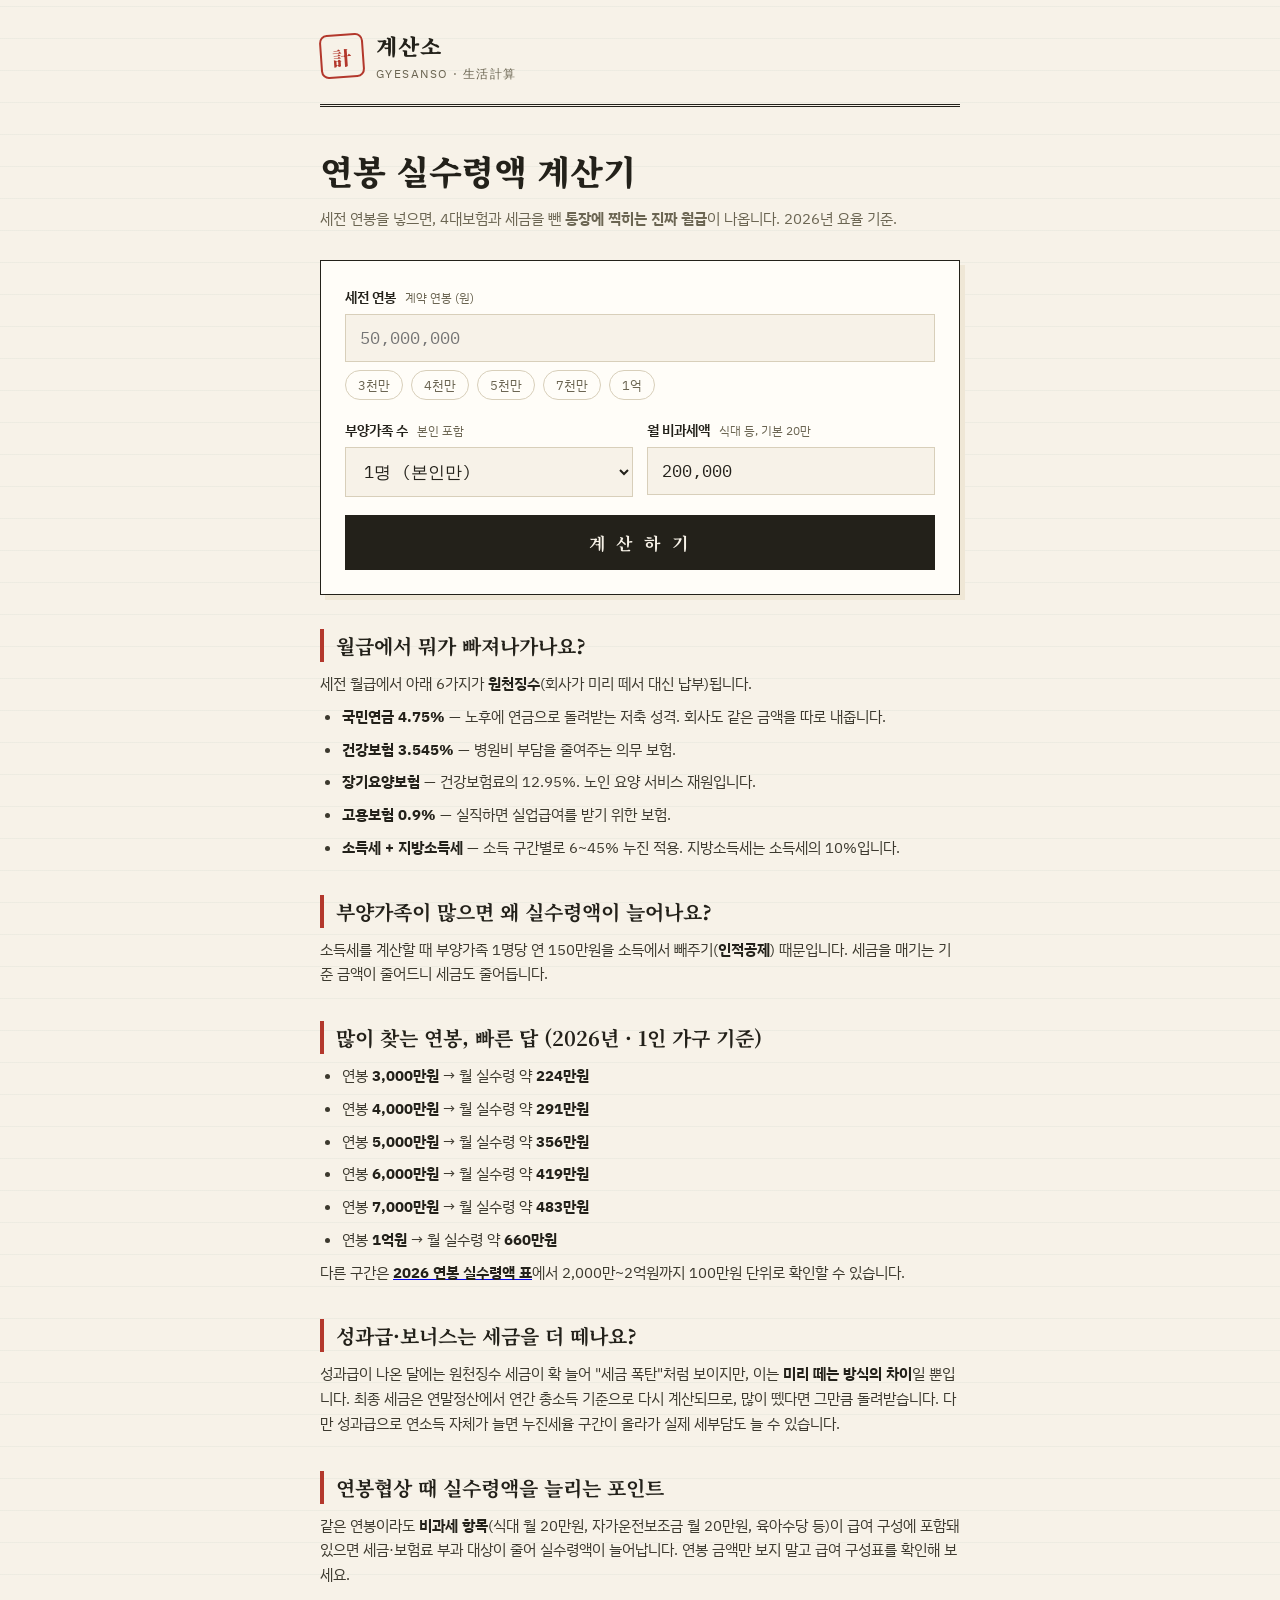
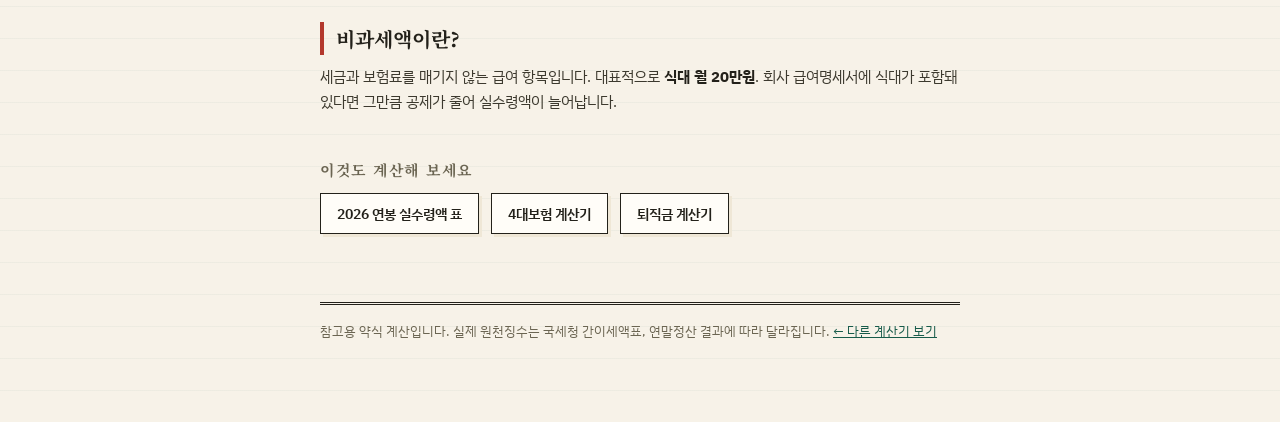
<file: salary.html>
<!DOCTYPE html>
<html lang="ko">
<head>
<meta charset="utf-8">
<meta name="viewport" content="width=device-width, initial-scale=1">
<title>연봉 실수령액 계산기 (2026년) — 계산소</title>
<meta name="description" content="2026년 연봉 실수령액 계산기. 국민연금·건강보험·고용보험·소득세를 뺀 월 실수령액을 3초 만에 확인하세요. 연봉 3000·4000·5000만원 실수령액.">
<meta property="og:title" content="연봉 실수령액 계산기 (2026년)">
<meta property="og:description" content="세전 연봉 넣으면 통장에 찍히는 진짜 월급이 나옵니다.">
<link rel="preconnect" href="https://fonts.googleapis.com">
<link href="https://fonts.googleapis.com/css2?family=Noto+Serif+KR:wght@700;900&family=IBM+Plex+Sans+KR:wght@400;600&family=IBM+Plex+Mono:wght@500;700&display=swap" rel="stylesheet">
<link rel="canonical" href="https://kyoobaeklee.github.io/gyesanso/salary.html">
<link rel="stylesheet" href="style.css">
<link rel="icon" href="data:image/svg+xml,<svg xmlns='http://www.w3.org/2000/svg' viewBox='0 0 100 100'><rect x='8' y='8' width='84' height='84' rx='16' fill='none' stroke='%23b3382c' stroke-width='8'/><text x='50' y='68' font-size='52' text-anchor='middle' fill='%23b3382c' font-family='serif' font-weight='900'>計</text></svg>">
<script type="application/ld+json">
{"@context":"https://schema.org","@type":"FAQPage","mainEntity":[
 {"@type":"Question","name":"연봉 5000만원 실수령액은 얼마인가요?","acceptedAnswer":{"@type":"Answer","text":"2026년 요율 기준 1인 가구는 월 약 355만원입니다. 부양가족 수와 비과세액에 따라 달라집니다."}},
 {"@type":"Question","name":"실수령액은 왜 세전 월급보다 적나요?","acceptedAnswer":{"@type":"Answer","text":"국민연금(4.75%), 건강보험(3.545%), 장기요양보험, 고용보험(0.9%)과 소득세·지방소득세를 회사가 미리 떼고(원천징수) 지급하기 때문입니다."}},
 {"@type":"Question","name":"비과세액이 무엇인가요?","acceptedAnswer":{"@type":"Answer","text":"세금을 매기지 않는 급여 항목입니다. 대표적으로 식대는 월 20만원까지 비과세라 그만큼 세금과 보험료가 줄어듭니다."}},
 {"@type":"Question","name":"연봉 4000만원 실수령액은 얼마인가요?","acceptedAnswer":{"@type":"Answer","text":"2026년 요율 기준 1인 가구는 월 약 291만원입니다. 연봉 3,000만원은 약 224만원, 6,000만원은 약 419만원입니다."}},
 {"@type":"Question","name":"성과급이 나온 달은 왜 세금을 많이 떼나요?","acceptedAnswer":{"@type":"Answer","text":"원천징수를 미리 많이 떼는 것일 뿐, 최종 세금은 연말정산에서 연간 소득 기준으로 재계산됩니다. 많이 뗐다면 그만큼 환급받습니다."}}]}
</script>
<!-- AdSense: 승인 후 스크립트 삽입 (DEPLOY.md 4번) -->
</head>
<body>
<div class="wrap">
  <header>
    <a class="stamp-logo" href="./">計</a>
    <a class="brand" href="./">계산소<small>GYESANSO · 生活計算</small></a>
  </header>

  <h1>연봉 실수령액 계산기</h1>
  <p class="lead">세전 연봉을 넣으면, 4대보험과 세금을 뺀 <strong>통장에 찍히는 진짜 월급</strong>이 나옵니다. 2026년 요율 기준.</p>

  <form class="calc" id="f">
    <div class="field">
      <label for="annual">세전 연봉 <span class="hint">계약 연봉 (원)</span></label>
      <input id="annual" inputmode="numeric" placeholder="50,000,000" autocomplete="off">
      <div class="quick">
        <button type="button" data-v="30000000">3천만</button>
        <button type="button" data-v="40000000">4천만</button>
        <button type="button" data-v="50000000">5천만</button>
        <button type="button" data-v="70000000">7천만</button>
        <button type="button" data-v="100000000">1억</button>
      </div>
    </div>
    <div class="row2">
      <div class="field">
        <label for="dep">부양가족 수 <span class="hint">본인 포함</span></label>
        <select id="dep">
          <option value="1">1명 (본인만)</option>
          <option value="2">2명</option>
          <option value="3">3명</option>
          <option value="4">4명</option>
          <option value="5">5명</option>
          <option value="6">6명</option>
        </select>
      </div>
      <div class="field">
        <label for="ntx">월 비과세액 <span class="hint">식대 등, 기본 20만</span></label>
        <input id="ntx" inputmode="numeric" value="200,000" autocomplete="off">
      </div>
    </div>
    <button class="go" type="submit">계 산 하 기</button>
  </form>

  <div class="receipt" id="r" aria-live="polite">
    <div class="stamp-mark">계산<br>완료</div>
    <h2>급여 명세</h2>
    <div class="line"><span class="k">세전 월급</span><span class="v" id="o-grossM"></span></div>
    <div class="sep"></div>
    <div class="line minus"><span class="k">국민연금 (4.75%)</span><span class="v" id="o-pension"></span></div>
    <div class="line minus"><span class="k">건강보험 (3.545%)</span><span class="v" id="o-health"></span></div>
    <div class="line minus"><span class="k">장기요양보험</span><span class="v" id="o-longCare"></span></div>
    <div class="line minus"><span class="k">고용보험 (0.9%)</span><span class="v" id="o-employment"></span></div>
    <div class="line minus"><span class="k">소득세</span><span class="v" id="o-incomeTax"></span></div>
    <div class="line minus"><span class="k">지방소득세</span><span class="v" id="o-localTax"></span></div>
    <div class="sep"></div>
    <div class="total"><span class="k">월 실수령액</span><span class="v" id="o-net"></span></div>
    <div class="line"><span class="k">연 실수령 환산</span><span class="v" id="o-netY"></span></div>
    <div class="foot">약식 계산 · 실제 원천징수(간이세액표)와 수만원 차이 날 수 있음</div>
  </div>

  <section class="explain">
    <h2>월급에서 뭐가 빠져나가나요?</h2>
    <p>세전 월급에서 아래 6가지가 <strong>원천징수</strong>(회사가 미리 떼서 대신 납부)됩니다.</p>
    <ul>
      <li><strong>국민연금 4.75%</strong> — 노후에 연금으로 돌려받는 저축 성격. 회사도 같은 금액을 따로 내줍니다.</li>
      <li><strong>건강보험 3.545%</strong> — 병원비 부담을 줄여주는 의무 보험.</li>
      <li><strong>장기요양보험</strong> — 건강보험료의 12.95%. 노인 요양 서비스 재원입니다.</li>
      <li><strong>고용보험 0.9%</strong> — 실직하면 실업급여를 받기 위한 보험.</li>
      <li><strong>소득세 + 지방소득세</strong> — 소득 구간별로 6~45% 누진 적용. 지방소득세는 소득세의 10%입니다.</li>
    </ul>
    <h2>부양가족이 많으면 왜 실수령액이 늘어나요?</h2>
    <p>소득세를 계산할 때 부양가족 1명당 연 150만원을 소득에서 빼주기(<strong>인적공제</strong>) 때문입니다. 세금을 매기는 기준 금액이 줄어드니 세금도 줄어듭니다.</p>
    <h2>많이 찾는 연봉, 빠른 답 (2026년 · 1인 가구 기준)</h2>
    <ul>
      <li>연봉 <strong>3,000만원</strong> → 월 실수령 약 <strong>224만원</strong></li>
      <li>연봉 <strong>4,000만원</strong> → 월 실수령 약 <strong>291만원</strong></li>
      <li>연봉 <strong>5,000만원</strong> → 월 실수령 약 <strong>356만원</strong></li>
      <li>연봉 <strong>6,000만원</strong> → 월 실수령 약 <strong>419만원</strong></li>
      <li>연봉 <strong>7,000만원</strong> → 월 실수령 약 <strong>483만원</strong></li>
      <li>연봉 <strong>1억원</strong> → 월 실수령 약 <strong>660만원</strong></li>
    </ul>
    <p>다른 구간은 <a href="table.html"><strong>2026 연봉 실수령액 표</strong></a>에서 2,000만~2억원까지 100만원 단위로 확인할 수 있습니다.</p>
    <h2>성과급·보너스는 세금을 더 떼나요?</h2>
    <p>성과급이 나온 달에는 원천징수 세금이 확 늘어 "세금 폭탄"처럼 보이지만, 이는 <strong>미리 떼는 방식의 차이</strong>일 뿐입니다. 최종 세금은 연말정산에서 연간 총소득 기준으로 다시 계산되므로, 많이 뗐다면 그만큼 돌려받습니다. 다만 성과급으로 연소득 자체가 늘면 누진세율 구간이 올라가 실제 세부담도 늘 수 있습니다.</p>
    <h2>연봉협상 때 실수령액을 늘리는 포인트</h2>
    <p>같은 연봉이라도 <strong>비과세 항목</strong>(식대 월 20만원, 자가운전보조금 월 20만원, 육아수당 등)이 급여 구성에 포함돼 있으면 세금·보험료 부과 대상이 줄어 실수령액이 늘어납니다. 연봉 금액만 보지 말고 급여 구성표를 확인해 보세요.</p>
    <h2>비과세액이란?</h2>
    <p>세금과 보험료를 매기지 않는 급여 항목입니다. 대표적으로 <strong>식대 월 20만원</strong>. 회사 급여명세서에 식대가 포함돼 있다면 그만큼 공제가 줄어 실수령액이 늘어납니다.</p>
  </section>

  <nav class="related" aria-label="관련 계산기">
    <h2>이것도 계산해 보세요</h2>
    <a href="table.html">2026 연봉 실수령액 표</a>
    <a href="insurance.html">4대보험 계산기</a>
    <a href="severance.html">퇴직금 계산기</a>
  </nav>

  <footer>
    참고용 약식 계산입니다. 실제 원천징수는 국세청 간이세액표, 연말정산 결과에 따라 달라집니다.
    <a href="./">← 다른 계산기 보기</a>
  </footer>
</div>

<script src="calc.js"></script>
<script>
const num = s => parseInt(String(s).replace(/[^0-9]/g, ''), 10) || 0;
const fmt = n => n.toLocaleString('ko-KR') + '원';
const comma = el => el.addEventListener('input', () => {
  const v = num(el.value); el.value = v ? v.toLocaleString('ko-KR') : '';
});
comma(document.getElementById('annual'));
comma(document.getElementById('ntx'));
document.querySelectorAll('.quick button').forEach(b => b.addEventListener('click', () => {
  document.getElementById('annual').value = (+b.dataset.v).toLocaleString('ko-KR');
  document.getElementById('f').requestSubmit();
}));
document.getElementById('f').addEventListener('submit', e => {
  e.preventDefault();
  const annual = num(document.getElementById('annual').value);
  if (!annual) return;
  const r = netSalary(annual, {
    dependents: +document.getElementById('dep').value,
    nonTaxableMonthly: num(document.getElementById('ntx').value),
  });
  const set = (id, v) => document.getElementById('o-' + id).textContent = fmt(v);
  set('grossM', Math.round(annual / 12));
  for (const k of ['pension','health','longCare','employment','incomeTax','localTax']) set(k, r[k]);
  set('net', r.monthlyNet); set('netY', r.annualNet);
  document.getElementById('r').classList.add('show');
  document.getElementById('r').scrollIntoView({ behavior: 'smooth', block: 'nearest' });
});
</script>
</body>
</html>
</file>
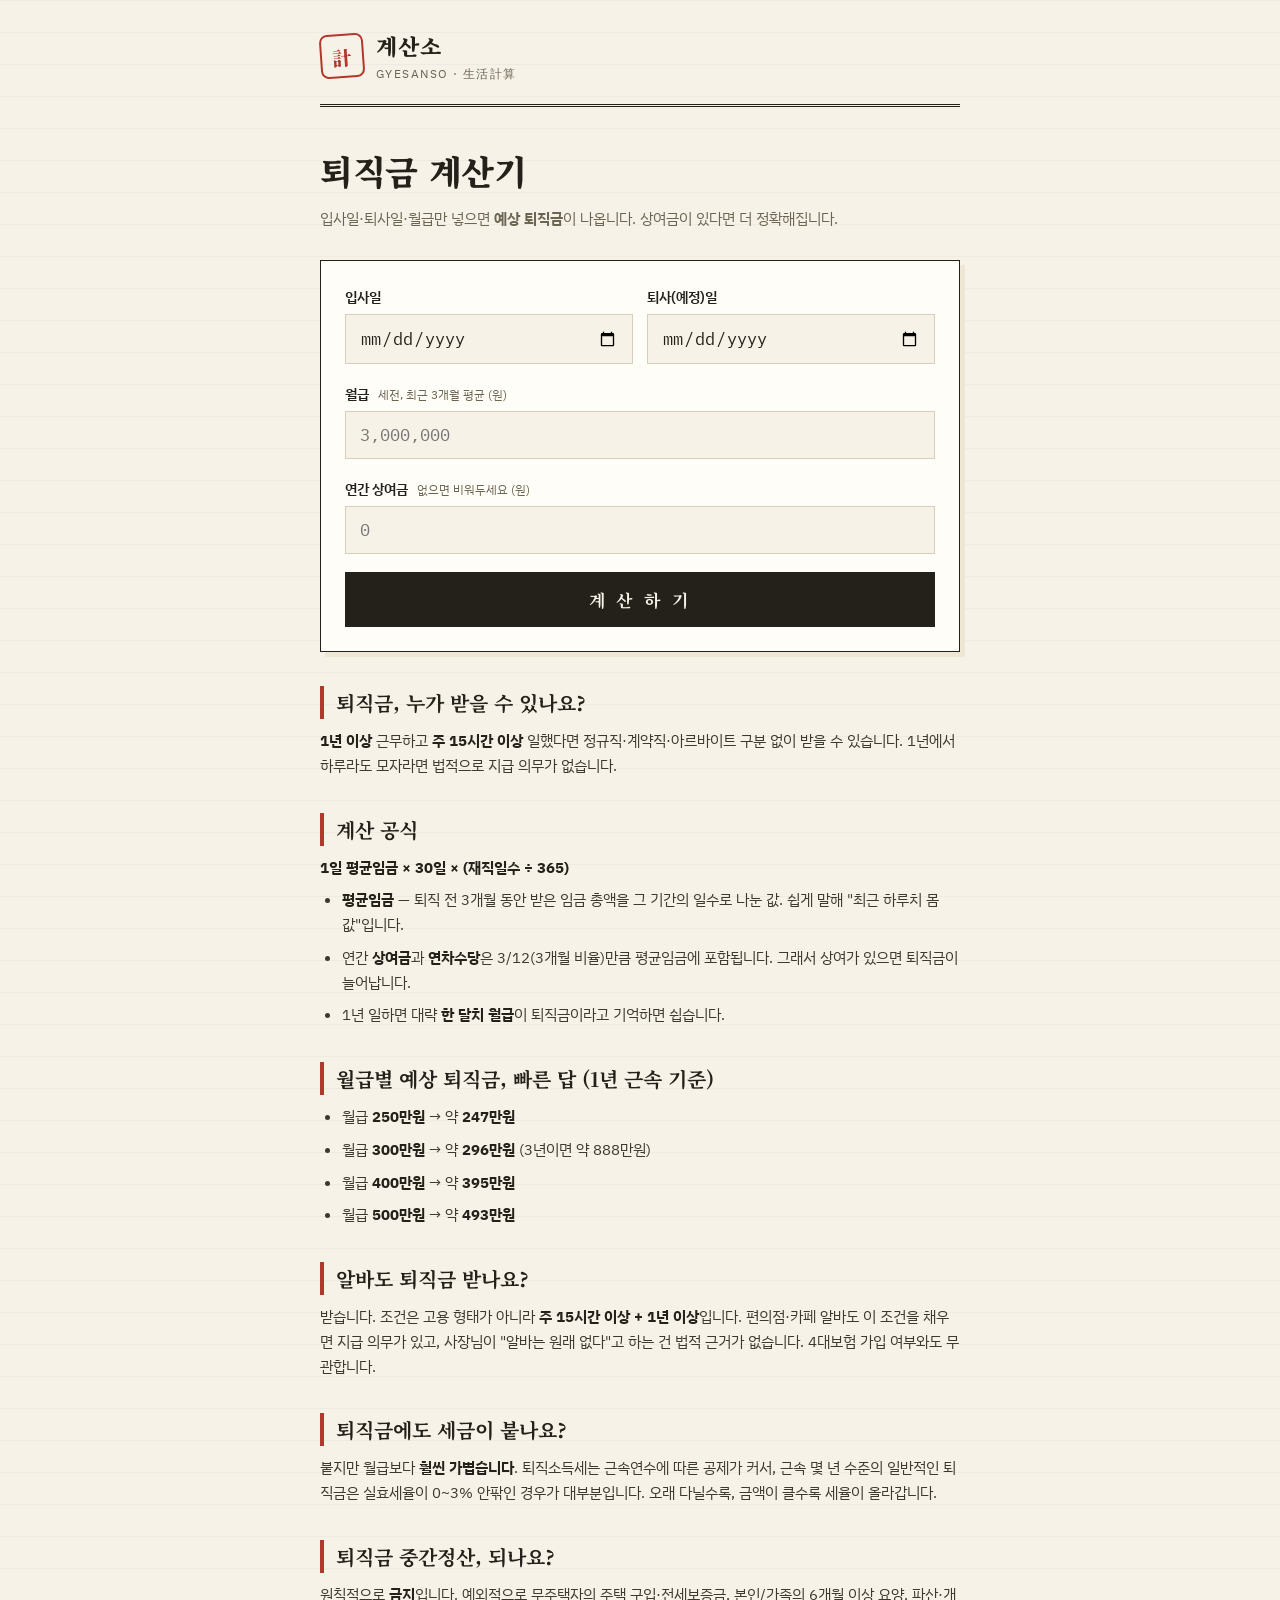
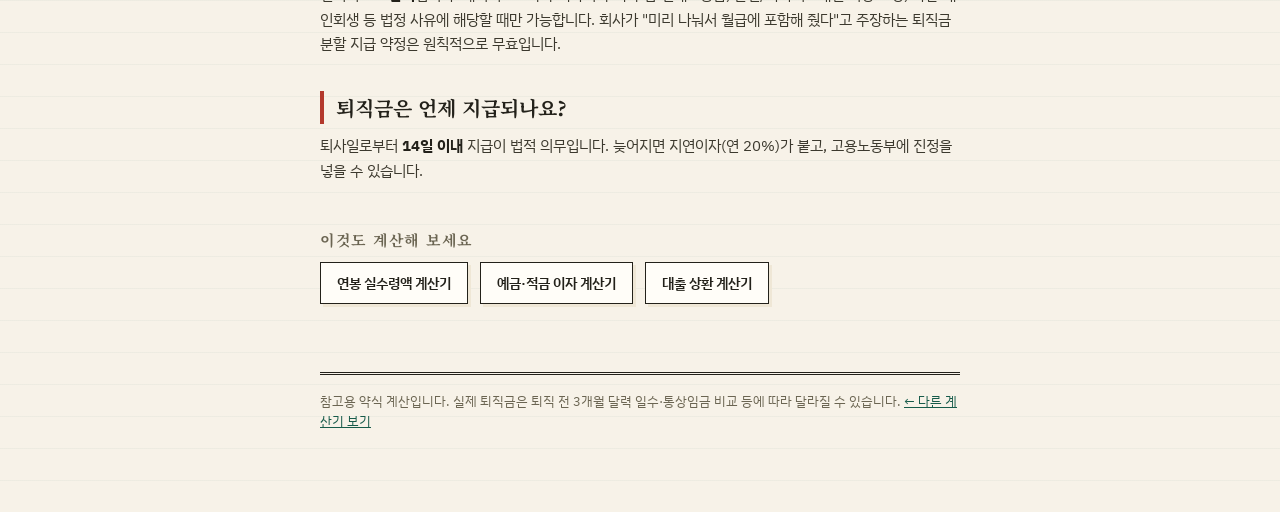
<file: severance.html>
<!DOCTYPE html>
<html lang="ko">
<head>
<meta charset="utf-8">
<meta name="viewport" content="width=device-width, initial-scale=1">
<title>퇴직금 계산기 — 입사일·퇴사일로 바로 계산 | 계산소</title>
<meta name="description" content="퇴직금 계산기. 입사일, 퇴사일, 월급만 넣으면 예상 퇴직금이 나옵니다. 1년 미만 지급 기준, 평균임금 개념까지 쉽게 설명.">
<meta property="og:title" content="퇴직금 계산기 — 3초 만에 예상 퇴직금 확인">
<meta property="og:description" content="입사일·퇴사일·월급으로 예상 퇴직금을 바로 계산하세요.">
<link rel="preconnect" href="https://fonts.googleapis.com">
<link href="https://fonts.googleapis.com/css2?family=Noto+Serif+KR:wght@700;900&family=IBM+Plex+Sans+KR:wght@400;600&family=IBM+Plex+Mono:wght@500;700&display=swap" rel="stylesheet">
<link rel="canonical" href="https://kyoobaeklee.github.io/gyesanso/severance.html">
<link rel="stylesheet" href="style.css">
<link rel="icon" href="data:image/svg+xml,<svg xmlns='http://www.w3.org/2000/svg' viewBox='0 0 100 100'><rect x='8' y='8' width='84' height='84' rx='16' fill='none' stroke='%23b3382c' stroke-width='8'/><text x='50' y='68' font-size='52' text-anchor='middle' fill='%23b3382c' font-family='serif' font-weight='900'>計</text></svg>">
<script type="application/ld+json">
{"@context":"https://schema.org","@type":"FAQPage","mainEntity":[
 {"@type":"Question","name":"퇴직금은 언제 받을 수 있나요?","acceptedAnswer":{"@type":"Answer","text":"1년 이상 근무하고 주 15시간 이상 일했다면 받을 수 있습니다. 1년 미만 근무는 법정 퇴직금 지급 대상이 아닙니다."}},
 {"@type":"Question","name":"퇴직금 계산 공식은 무엇인가요?","acceptedAnswer":{"@type":"Answer","text":"1일 평균임금 × 30일 × (재직일수 ÷ 365)입니다. 평균임금은 퇴직 전 3개월 임금 총액을 그 기간 일수로 나눈 금액입니다."}},
 {"@type":"Question","name":"상여금도 퇴직금에 포함되나요?","acceptedAnswer":{"@type":"Answer","text":"네. 연간 상여금의 3/12(3개월치 비율)이 평균임금 계산에 포함되어 퇴직금이 늘어납니다."}},
 {"@type":"Question","name":"아르바이트도 퇴직금을 받을 수 있나요?","acceptedAnswer":{"@type":"Answer","text":"주 15시간 이상, 1년 이상 근무했다면 알바도 퇴직금을 받을 수 있습니다. 고용 형태나 4대보험 가입 여부와 무관합니다."}},
 {"@type":"Question","name":"월급 300만원이면 퇴직금이 얼마인가요?","acceptedAnswer":{"@type":"Answer","text":"1년 근속 기준 약 296만원, 3년이면 약 888만원입니다. 상여금이 있으면 더 늘어납니다."}}]}
</script>
<!-- AdSense: 승인 후 스크립트 삽입 (DEPLOY.md 4번) -->
</head>
<body>
<div class="wrap">
  <header>
    <a class="stamp-logo" href="./">計</a>
    <a class="brand" href="./">계산소<small>GYESANSO · 生活計算</small></a>
  </header>

  <h1>퇴직금 계산기</h1>
  <p class="lead">입사일·퇴사일·월급만 넣으면 <strong>예상 퇴직금</strong>이 나옵니다. 상여금이 있다면 더 정확해집니다.</p>

  <form class="calc" id="f">
    <div class="row2">
      <div class="field">
        <label for="start">입사일</label>
        <input id="start" type="date" required>
      </div>
      <div class="field">
        <label for="end">퇴사(예정)일</label>
        <input id="end" type="date" required>
      </div>
    </div>
    <div class="field">
      <label for="salary">월급 <span class="hint">세전, 최근 3개월 평균 (원)</span></label>
      <input id="salary" inputmode="numeric" placeholder="3,000,000" autocomplete="off" required>
    </div>
    <div class="field">
      <label for="bonus">연간 상여금 <span class="hint">없으면 비워두세요 (원)</span></label>
      <input id="bonus" inputmode="numeric" placeholder="0" autocomplete="off">
    </div>
    <button class="go" type="submit">계 산 하 기</button>
  </form>

  <div class="receipt" id="r" aria-live="polite">
    <div class="stamp-mark">계산<br>완료</div>
    <h2>퇴직금 명세</h2>
    <div class="line"><span class="k">재직 기간</span><span class="v" id="o-days"></span></div>
    <div class="line"><span class="k">1일 평균임금</span><span class="v" id="o-avg"></span></div>
    <div class="sep"></div>
    <div class="total"><span class="k">예상 퇴직금</span><span class="v" id="o-pay"></span></div>
    <div class="foot" id="o-note">약식 계산 · 실제는 퇴직 전 3개월 달력 일수 기준</div>
  </div>

  <section class="explain">
    <h2>퇴직금, 누가 받을 수 있나요?</h2>
    <p><strong>1년 이상</strong> 근무하고 <strong>주 15시간 이상</strong> 일했다면 정규직·계약직·아르바이트 구분 없이 받을 수 있습니다. 1년에서 하루라도 모자라면 법적으로 지급 의무가 없습니다.</p>
    <h2>계산 공식</h2>
    <p><strong>1일 평균임금 × 30일 × (재직일수 ÷ 365)</strong></p>
    <ul>
      <li><strong>평균임금</strong> — 퇴직 전 3개월 동안 받은 임금 총액을 그 기간의 일수로 나눈 값. 쉽게 말해 "최근 하루치 몸값"입니다.</li>
      <li>연간 <strong>상여금</strong>과 <strong>연차수당</strong>은 3/12(3개월 비율)만큼 평균임금에 포함됩니다. 그래서 상여가 있으면 퇴직금이 늘어납니다.</li>
      <li>1년 일하면 대략 <strong>한 달치 월급</strong>이 퇴직금이라고 기억하면 쉽습니다.</li>
    </ul>
    <h2>월급별 예상 퇴직금, 빠른 답 (1년 근속 기준)</h2>
    <ul>
      <li>월급 <strong>250만원</strong> → 약 <strong>247만원</strong></li>
      <li>월급 <strong>300만원</strong> → 약 <strong>296만원</strong> (3년이면 약 888만원)</li>
      <li>월급 <strong>400만원</strong> → 약 <strong>395만원</strong></li>
      <li>월급 <strong>500만원</strong> → 약 <strong>493만원</strong></li>
    </ul>
    <h2>알바도 퇴직금 받나요?</h2>
    <p>받습니다. 조건은 고용 형태가 아니라 <strong>주 15시간 이상 + 1년 이상</strong>입니다. 편의점·카페 알바도 이 조건을 채우면 지급 의무가 있고, 사장님이 "알바는 원래 없다"고 하는 건 법적 근거가 없습니다. 4대보험 가입 여부와도 무관합니다.</p>
    <h2>퇴직금에도 세금이 붙나요?</h2>
    <p>붙지만 월급보다 <strong>훨씬 가볍습니다</strong>. 퇴직소득세는 근속연수에 따른 공제가 커서, 근속 몇 년 수준의 일반적인 퇴직금은 실효세율이 0~3% 안팎인 경우가 대부분입니다. 오래 다닐수록, 금액이 클수록 세율이 올라갑니다.</p>
    <h2>퇴직금 중간정산, 되나요?</h2>
    <p>원칙적으로 <strong>금지</strong>입니다. 예외적으로 무주택자의 주택 구입·전세보증금, 본인/가족의 6개월 이상 요양, 파산·개인회생 등 법정 사유에 해당할 때만 가능합니다. 회사가 "미리 나눠서 월급에 포함해 줬다"고 주장하는 퇴직금 분할 지급 약정은 원칙적으로 무효입니다.</p>
    <h2>퇴직금은 언제 지급되나요?</h2>
    <p>퇴사일로부터 <strong>14일 이내</strong> 지급이 법적 의무입니다. 늦어지면 지연이자(연 20%)가 붙고, 고용노동부에 진정을 넣을 수 있습니다.</p>
  </section>

  <nav class="related" aria-label="관련 계산기">
    <h2>이것도 계산해 보세요</h2>
    <a href="salary.html">연봉 실수령액 계산기</a>
    <a href="interest.html">예금·적금 이자 계산기</a>
    <a href="loan.html">대출 상환 계산기</a>
  </nav>

  <footer>
    참고용 약식 계산입니다. 실제 퇴직금은 퇴직 전 3개월 달력 일수·통상임금 비교 등에 따라 달라질 수 있습니다.
    <a href="./">← 다른 계산기 보기</a>
  </footer>
</div>

<script src="calc.js"></script>
<script>
const num = s => parseInt(String(s).replace(/[^0-9]/g, ''), 10) || 0;
const fmt = n => n.toLocaleString('ko-KR') + '원';
const comma = el => el.addEventListener('input', () => {
  const v = num(el.value); el.value = v ? v.toLocaleString('ko-KR') : '';
});
comma(document.getElementById('salary'));
comma(document.getElementById('bonus'));
document.getElementById('f').addEventListener('submit', e => {
  e.preventDefault();
  const r = severance({
    monthlySalary: num(document.getElementById('salary').value),
    startDate: document.getElementById('start').value,
    endDate: document.getElementById('end').value,
    annualBonus: num(document.getElementById('bonus').value),
  });
  const el = id => document.getElementById('o-' + id);
  const box = document.getElementById('r');
  if (!r.eligible) {
    el('days').textContent = r.days + '일';
    el('avg').textContent = '—';
    el('pay').textContent = '지급 대상 아님';
    el('note').textContent = '재직 1년(365일) 미만은 법정 퇴직금 지급 대상이 아닙니다';
  } else {
    const y = Math.floor(r.days / 365), d = r.days % 365;
    el('days').textContent = `${y}년 ${d}일`;
    el('avg').textContent = fmt(r.avgDaily);
    el('pay').textContent = fmt(r.pay);
    el('note').textContent = '약식 계산 · 실제는 퇴직 전 3개월 달력 일수 기준';
  }
  box.classList.add('show');
  box.scrollIntoView({ behavior: 'smooth', block: 'nearest' });
});
</script>
</body>
</html>
</file>
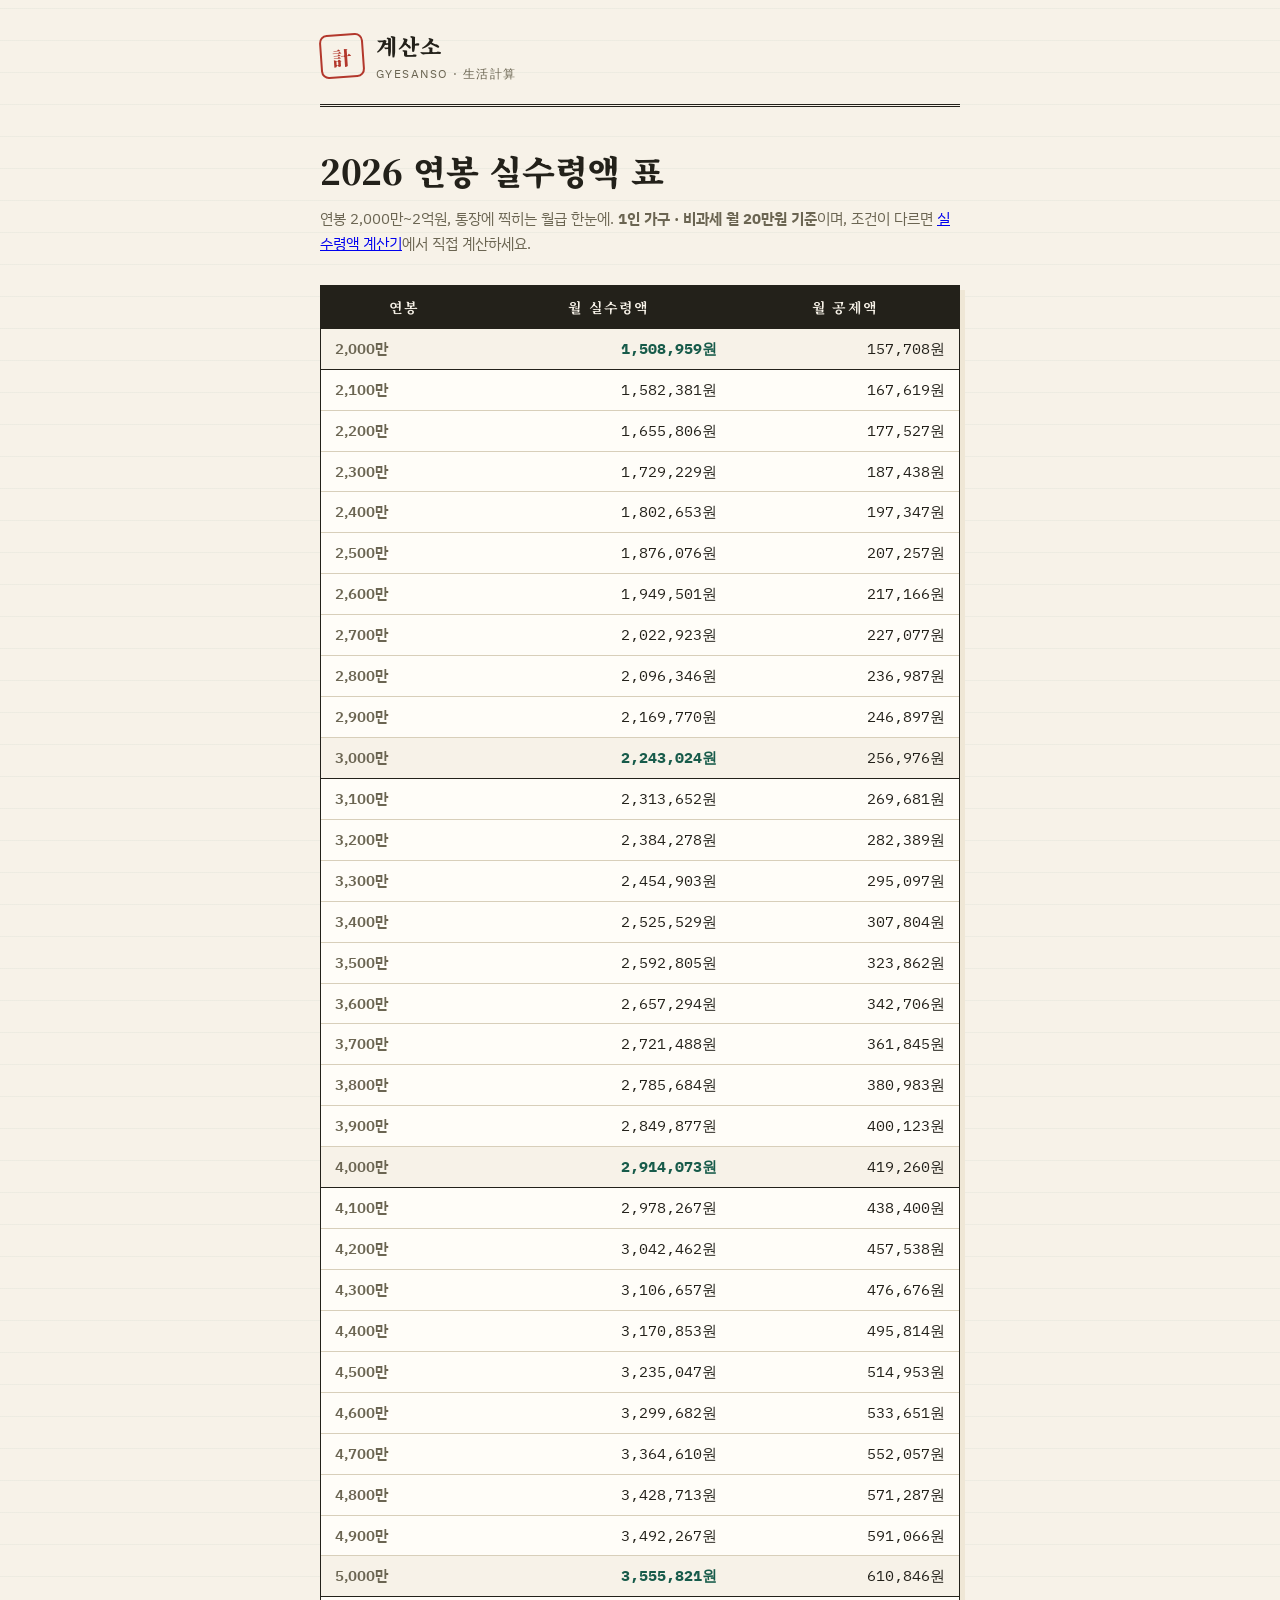
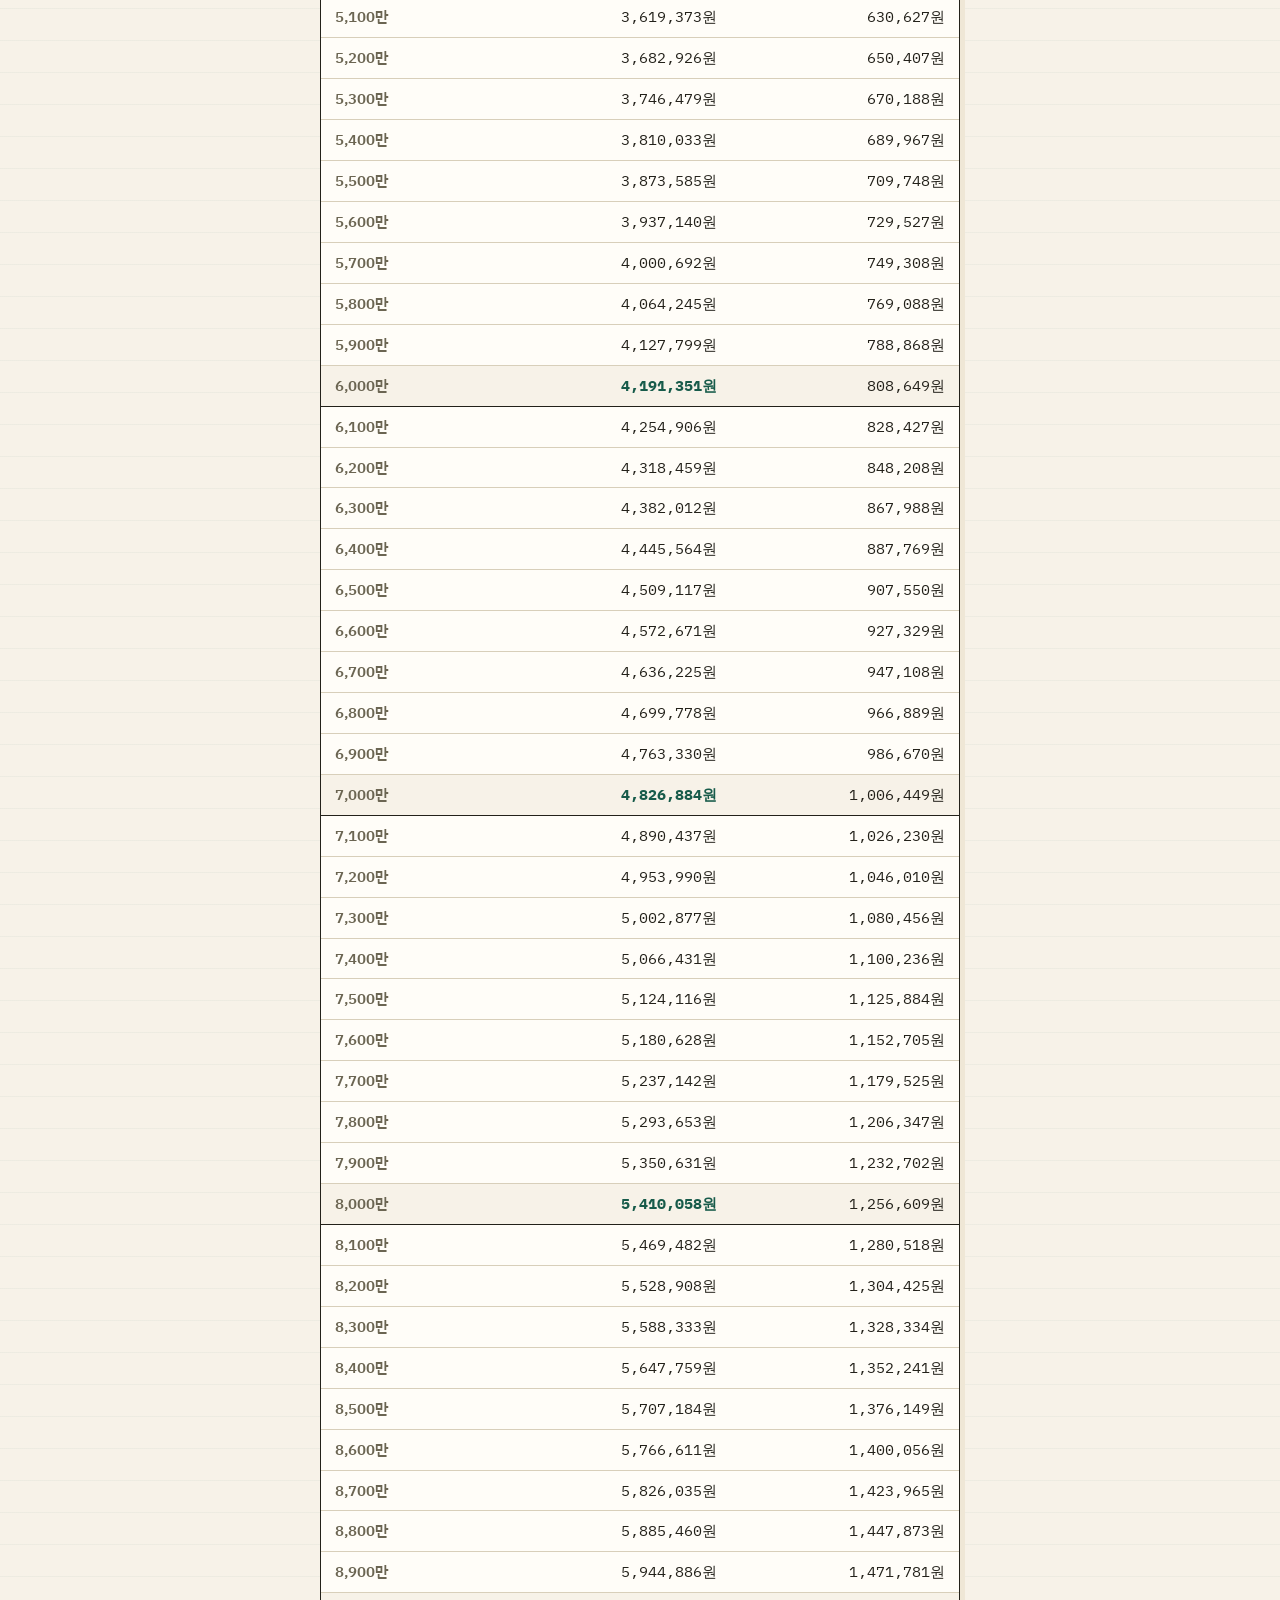
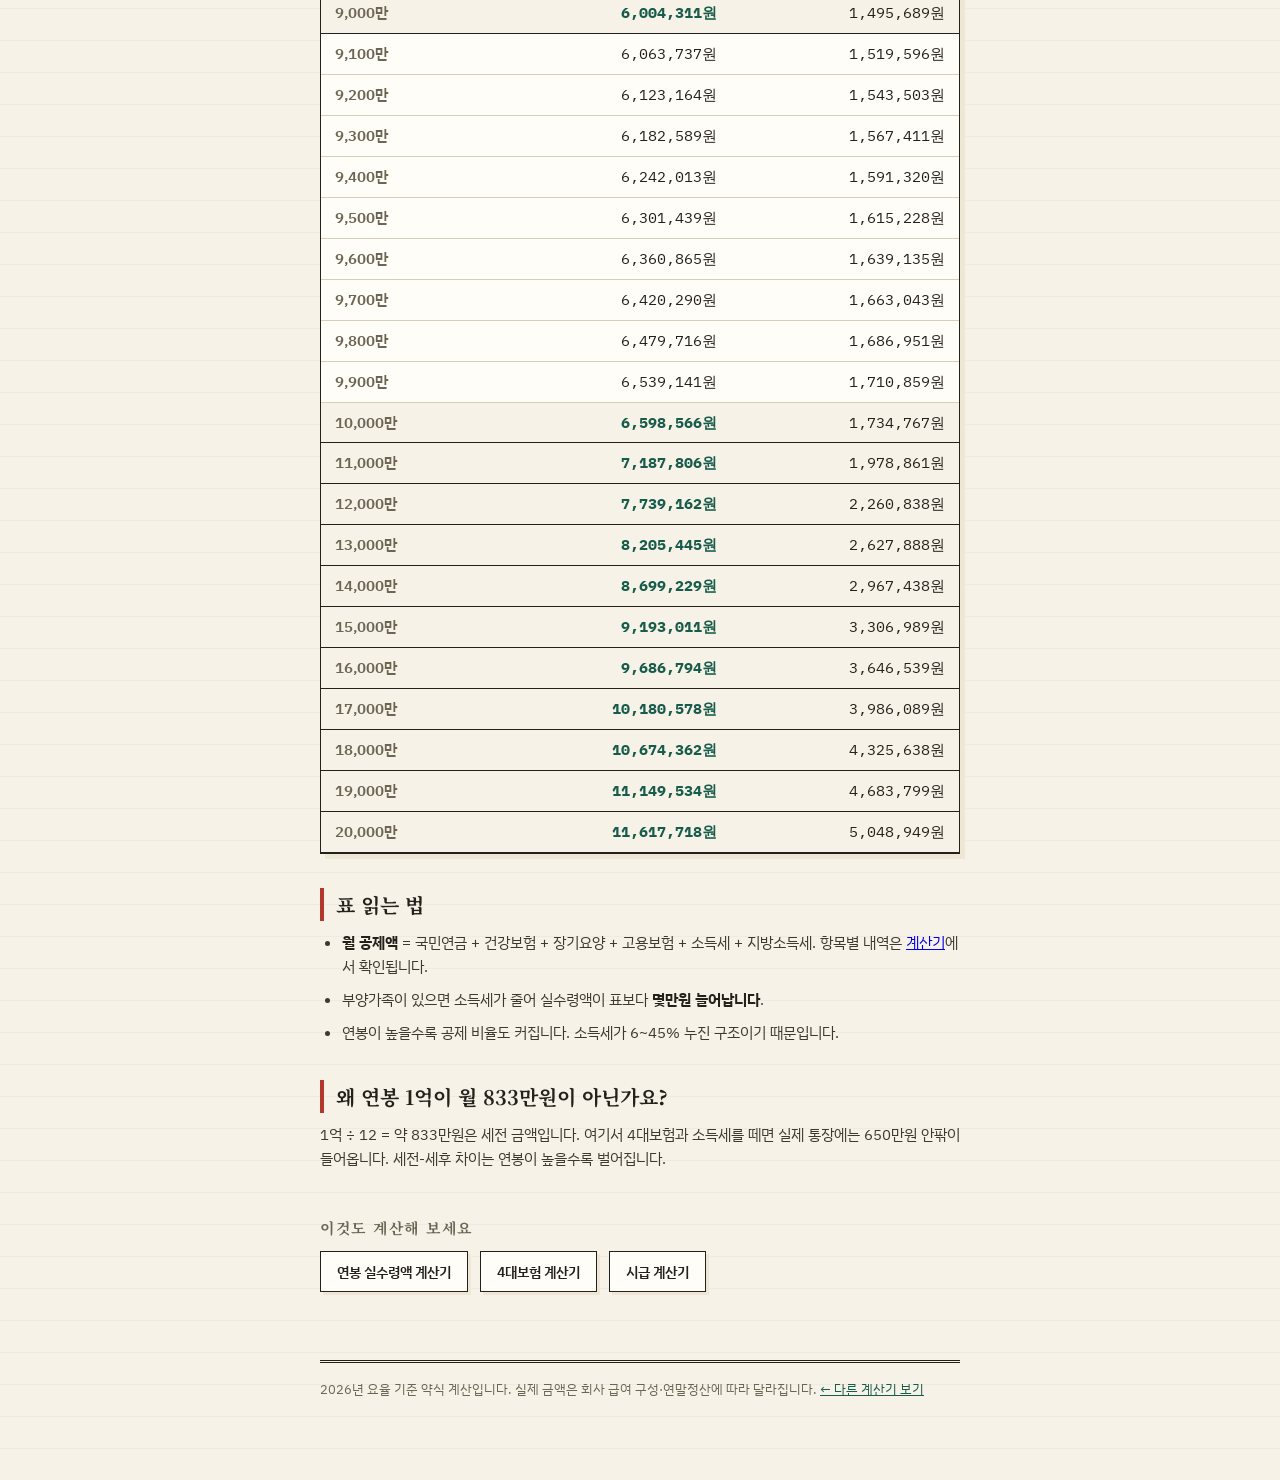
<file: table.html>
<!DOCTYPE html>
<html lang="ko">
<head>
<meta charset="utf-8">
<meta name="viewport" content="width=device-width, initial-scale=1">
<title>2026 연봉 실수령액 표 — 2천만~2억 한눈에 | 계산소</title>
<meta name="description" content="2026년 연봉 실수령액 표. 연봉 2,000만원부터 2억원까지 월 실수령액과 공제액을 한눈에 확인하세요. 4대보험·소득세 최신 요율 반영.">
<meta property="og:title" content="2026 연봉 실수령액 표">
<meta property="og:description" content="연봉 2천만~2억, 통장에 찍히는 월급 한눈에.">
<link rel="preconnect" href="https://fonts.googleapis.com">
<link href="https://fonts.googleapis.com/css2?family=Noto+Serif+KR:wght@700;900&family=IBM+Plex+Sans+KR:wght@400;600&family=IBM+Plex+Mono:wght@500;700&display=swap" rel="stylesheet">
<link rel="canonical" href="https://kyoobaeklee.github.io/gyesanso/table.html">
<link rel="stylesheet" href="style.css">
<link rel="icon" href="data:image/svg+xml,<svg xmlns='http://www.w3.org/2000/svg' viewBox='0 0 100 100'><rect x='8' y='8' width='84' height='84' rx='16' fill='none' stroke='%23b3382c' stroke-width='8'/><text x='50' y='68' font-size='52' text-anchor='middle' fill='%23b3382c' font-family='serif' font-weight='900'>計</text></svg>">
<!-- AdSense: 승인 후 스크립트 삽입 (DEPLOY.md 4번) -->
<style>
  .tbl-wrap { overflow-x: auto; background: #fffdf8; border: 1.5px solid var(--ink); box-shadow: 5px 5px 0 var(--paper-deep); }
  table { width: 100%; border-collapse: collapse; font-family: var(--mono); font-variant-numeric: tabular-nums; font-size: 14.5px; }
  thead th { font-family: var(--serif); font-size: 14px; letter-spacing: .08em; background: var(--ink); color: var(--paper); padding: 10px 14px; position: sticky; top: 0; }
  td { padding: 8px 14px; border-bottom: 1px solid var(--line); text-align: right; }
  td:first-child { text-align: left; color: var(--ink-soft); font-family: var(--sans); font-weight: 600; }
  tr.em td { background: var(--paper); border-bottom: 1.5px solid var(--ink); }
  tr.em td:nth-child(2) { color: var(--ledger); font-weight: 700; }
</style>
</head>
<body>
<div class="wrap">
  <header>
    <a class="stamp-logo" href="./">計</a>
    <a class="brand" href="./">계산소<small>GYESANSO · 生活計算</small></a>
  </header>

  <h1>2026 연봉 실수령액 표</h1>
  <p class="lead">연봉 2,000만~2억원, 통장에 찍히는 월급 한눈에. <strong>1인 가구 · 비과세 월 20만원 기준</strong>이며, 조건이 다르면 <a href="salary.html">실수령액 계산기</a>에서 직접 계산하세요.</p>

  <div class="tbl-wrap">
    <table>
      <thead><tr><th>연봉</th><th>월 실수령액</th><th>월 공제액</th></tr></thead>
      <tbody>
      <tr class="em"><td>2,000만</td><td>1,508,959원</td><td>157,708원</td></tr>
      <tr><td>2,100만</td><td>1,582,381원</td><td>167,619원</td></tr>
      <tr><td>2,200만</td><td>1,655,806원</td><td>177,527원</td></tr>
      <tr><td>2,300만</td><td>1,729,229원</td><td>187,438원</td></tr>
      <tr><td>2,400만</td><td>1,802,653원</td><td>197,347원</td></tr>
      <tr><td>2,500만</td><td>1,876,076원</td><td>207,257원</td></tr>
      <tr><td>2,600만</td><td>1,949,501원</td><td>217,166원</td></tr>
      <tr><td>2,700만</td><td>2,022,923원</td><td>227,077원</td></tr>
      <tr><td>2,800만</td><td>2,096,346원</td><td>236,987원</td></tr>
      <tr><td>2,900만</td><td>2,169,770원</td><td>246,897원</td></tr>
      <tr class="em"><td>3,000만</td><td>2,243,024원</td><td>256,976원</td></tr>
      <tr><td>3,100만</td><td>2,313,652원</td><td>269,681원</td></tr>
      <tr><td>3,200만</td><td>2,384,278원</td><td>282,389원</td></tr>
      <tr><td>3,300만</td><td>2,454,903원</td><td>295,097원</td></tr>
      <tr><td>3,400만</td><td>2,525,529원</td><td>307,804원</td></tr>
      <tr><td>3,500만</td><td>2,592,805원</td><td>323,862원</td></tr>
      <tr><td>3,600만</td><td>2,657,294원</td><td>342,706원</td></tr>
      <tr><td>3,700만</td><td>2,721,488원</td><td>361,845원</td></tr>
      <tr><td>3,800만</td><td>2,785,684원</td><td>380,983원</td></tr>
      <tr><td>3,900만</td><td>2,849,877원</td><td>400,123원</td></tr>
      <tr class="em"><td>4,000만</td><td>2,914,073원</td><td>419,260원</td></tr>
      <tr><td>4,100만</td><td>2,978,267원</td><td>438,400원</td></tr>
      <tr><td>4,200만</td><td>3,042,462원</td><td>457,538원</td></tr>
      <tr><td>4,300만</td><td>3,106,657원</td><td>476,676원</td></tr>
      <tr><td>4,400만</td><td>3,170,853원</td><td>495,814원</td></tr>
      <tr><td>4,500만</td><td>3,235,047원</td><td>514,953원</td></tr>
      <tr><td>4,600만</td><td>3,299,682원</td><td>533,651원</td></tr>
      <tr><td>4,700만</td><td>3,364,610원</td><td>552,057원</td></tr>
      <tr><td>4,800만</td><td>3,428,713원</td><td>571,287원</td></tr>
      <tr><td>4,900만</td><td>3,492,267원</td><td>591,066원</td></tr>
      <tr class="em"><td>5,000만</td><td>3,555,821원</td><td>610,846원</td></tr>
      <tr><td>5,100만</td><td>3,619,373원</td><td>630,627원</td></tr>
      <tr><td>5,200만</td><td>3,682,926원</td><td>650,407원</td></tr>
      <tr><td>5,300만</td><td>3,746,479원</td><td>670,188원</td></tr>
      <tr><td>5,400만</td><td>3,810,033원</td><td>689,967원</td></tr>
      <tr><td>5,500만</td><td>3,873,585원</td><td>709,748원</td></tr>
      <tr><td>5,600만</td><td>3,937,140원</td><td>729,527원</td></tr>
      <tr><td>5,700만</td><td>4,000,692원</td><td>749,308원</td></tr>
      <tr><td>5,800만</td><td>4,064,245원</td><td>769,088원</td></tr>
      <tr><td>5,900만</td><td>4,127,799원</td><td>788,868원</td></tr>
      <tr class="em"><td>6,000만</td><td>4,191,351원</td><td>808,649원</td></tr>
      <tr><td>6,100만</td><td>4,254,906원</td><td>828,427원</td></tr>
      <tr><td>6,200만</td><td>4,318,459원</td><td>848,208원</td></tr>
      <tr><td>6,300만</td><td>4,382,012원</td><td>867,988원</td></tr>
      <tr><td>6,400만</td><td>4,445,564원</td><td>887,769원</td></tr>
      <tr><td>6,500만</td><td>4,509,117원</td><td>907,550원</td></tr>
      <tr><td>6,600만</td><td>4,572,671원</td><td>927,329원</td></tr>
      <tr><td>6,700만</td><td>4,636,225원</td><td>947,108원</td></tr>
      <tr><td>6,800만</td><td>4,699,778원</td><td>966,889원</td></tr>
      <tr><td>6,900만</td><td>4,763,330원</td><td>986,670원</td></tr>
      <tr class="em"><td>7,000만</td><td>4,826,884원</td><td>1,006,449원</td></tr>
      <tr><td>7,100만</td><td>4,890,437원</td><td>1,026,230원</td></tr>
      <tr><td>7,200만</td><td>4,953,990원</td><td>1,046,010원</td></tr>
      <tr><td>7,300만</td><td>5,002,877원</td><td>1,080,456원</td></tr>
      <tr><td>7,400만</td><td>5,066,431원</td><td>1,100,236원</td></tr>
      <tr><td>7,500만</td><td>5,124,116원</td><td>1,125,884원</td></tr>
      <tr><td>7,600만</td><td>5,180,628원</td><td>1,152,705원</td></tr>
      <tr><td>7,700만</td><td>5,237,142원</td><td>1,179,525원</td></tr>
      <tr><td>7,800만</td><td>5,293,653원</td><td>1,206,347원</td></tr>
      <tr><td>7,900만</td><td>5,350,631원</td><td>1,232,702원</td></tr>
      <tr class="em"><td>8,000만</td><td>5,410,058원</td><td>1,256,609원</td></tr>
      <tr><td>8,100만</td><td>5,469,482원</td><td>1,280,518원</td></tr>
      <tr><td>8,200만</td><td>5,528,908원</td><td>1,304,425원</td></tr>
      <tr><td>8,300만</td><td>5,588,333원</td><td>1,328,334원</td></tr>
      <tr><td>8,400만</td><td>5,647,759원</td><td>1,352,241원</td></tr>
      <tr><td>8,500만</td><td>5,707,184원</td><td>1,376,149원</td></tr>
      <tr><td>8,600만</td><td>5,766,611원</td><td>1,400,056원</td></tr>
      <tr><td>8,700만</td><td>5,826,035원</td><td>1,423,965원</td></tr>
      <tr><td>8,800만</td><td>5,885,460원</td><td>1,447,873원</td></tr>
      <tr><td>8,900만</td><td>5,944,886원</td><td>1,471,781원</td></tr>
      <tr class="em"><td>9,000만</td><td>6,004,311원</td><td>1,495,689원</td></tr>
      <tr><td>9,100만</td><td>6,063,737원</td><td>1,519,596원</td></tr>
      <tr><td>9,200만</td><td>6,123,164원</td><td>1,543,503원</td></tr>
      <tr><td>9,300만</td><td>6,182,589원</td><td>1,567,411원</td></tr>
      <tr><td>9,400만</td><td>6,242,013원</td><td>1,591,320원</td></tr>
      <tr><td>9,500만</td><td>6,301,439원</td><td>1,615,228원</td></tr>
      <tr><td>9,600만</td><td>6,360,865원</td><td>1,639,135원</td></tr>
      <tr><td>9,700만</td><td>6,420,290원</td><td>1,663,043원</td></tr>
      <tr><td>9,800만</td><td>6,479,716원</td><td>1,686,951원</td></tr>
      <tr><td>9,900만</td><td>6,539,141원</td><td>1,710,859원</td></tr>
      <tr class="em"><td>10,000만</td><td>6,598,566원</td><td>1,734,767원</td></tr>
      <tr class="em"><td>11,000만</td><td>7,187,806원</td><td>1,978,861원</td></tr>
      <tr class="em"><td>12,000만</td><td>7,739,162원</td><td>2,260,838원</td></tr>
      <tr class="em"><td>13,000만</td><td>8,205,445원</td><td>2,627,888원</td></tr>
      <tr class="em"><td>14,000만</td><td>8,699,229원</td><td>2,967,438원</td></tr>
      <tr class="em"><td>15,000만</td><td>9,193,011원</td><td>3,306,989원</td></tr>
      <tr class="em"><td>16,000만</td><td>9,686,794원</td><td>3,646,539원</td></tr>
      <tr class="em"><td>17,000만</td><td>10,180,578원</td><td>3,986,089원</td></tr>
      <tr class="em"><td>18,000만</td><td>10,674,362원</td><td>4,325,638원</td></tr>
      <tr class="em"><td>19,000만</td><td>11,149,534원</td><td>4,683,799원</td></tr>
      <tr class="em"><td>20,000만</td><td>11,617,718원</td><td>5,048,949원</td></tr>
      </tbody>
    </table>
  </div>

  <section class="explain">
    <h2>표 읽는 법</h2>
    <ul>
      <li><strong>월 공제액</strong> = 국민연금 + 건강보험 + 장기요양 + 고용보험 + 소득세 + 지방소득세. 항목별 내역은 <a href="salary.html">계산기</a>에서 확인됩니다.</li>
      <li>부양가족이 있으면 소득세가 줄어 실수령액이 표보다 <strong>몇만원 늘어납니다</strong>.</li>
      <li>연봉이 높을수록 공제 비율도 커집니다. 소득세가 6~45% 누진 구조이기 때문입니다.</li>
    </ul>
    <h2>왜 연봉 1억이 월 833만원이 아닌가요?</h2>
    <p>1억 ÷ 12 = 약 833만원은 세전 금액입니다. 여기서 4대보험과 소득세를 떼면 실제 통장에는 650만원 안팎이 들어옵니다. 세전-세후 차이는 연봉이 높을수록 벌어집니다.</p>
  </section>

  <nav class="related" aria-label="관련 계산기">
    <h2>이것도 계산해 보세요</h2>
    <a href="salary.html">연봉 실수령액 계산기</a>
    <a href="insurance.html">4대보험 계산기</a>
    <a href="hourly.html">시급 계산기</a>
  </nav>

  <footer>
    2026년 요율 기준 약식 계산입니다. 실제 금액은 회사 급여 구성·연말정산에 따라 달라집니다.
    <a href="./">← 다른 계산기 보기</a>
  </footer>
</div>
</body>
</html>
</file>
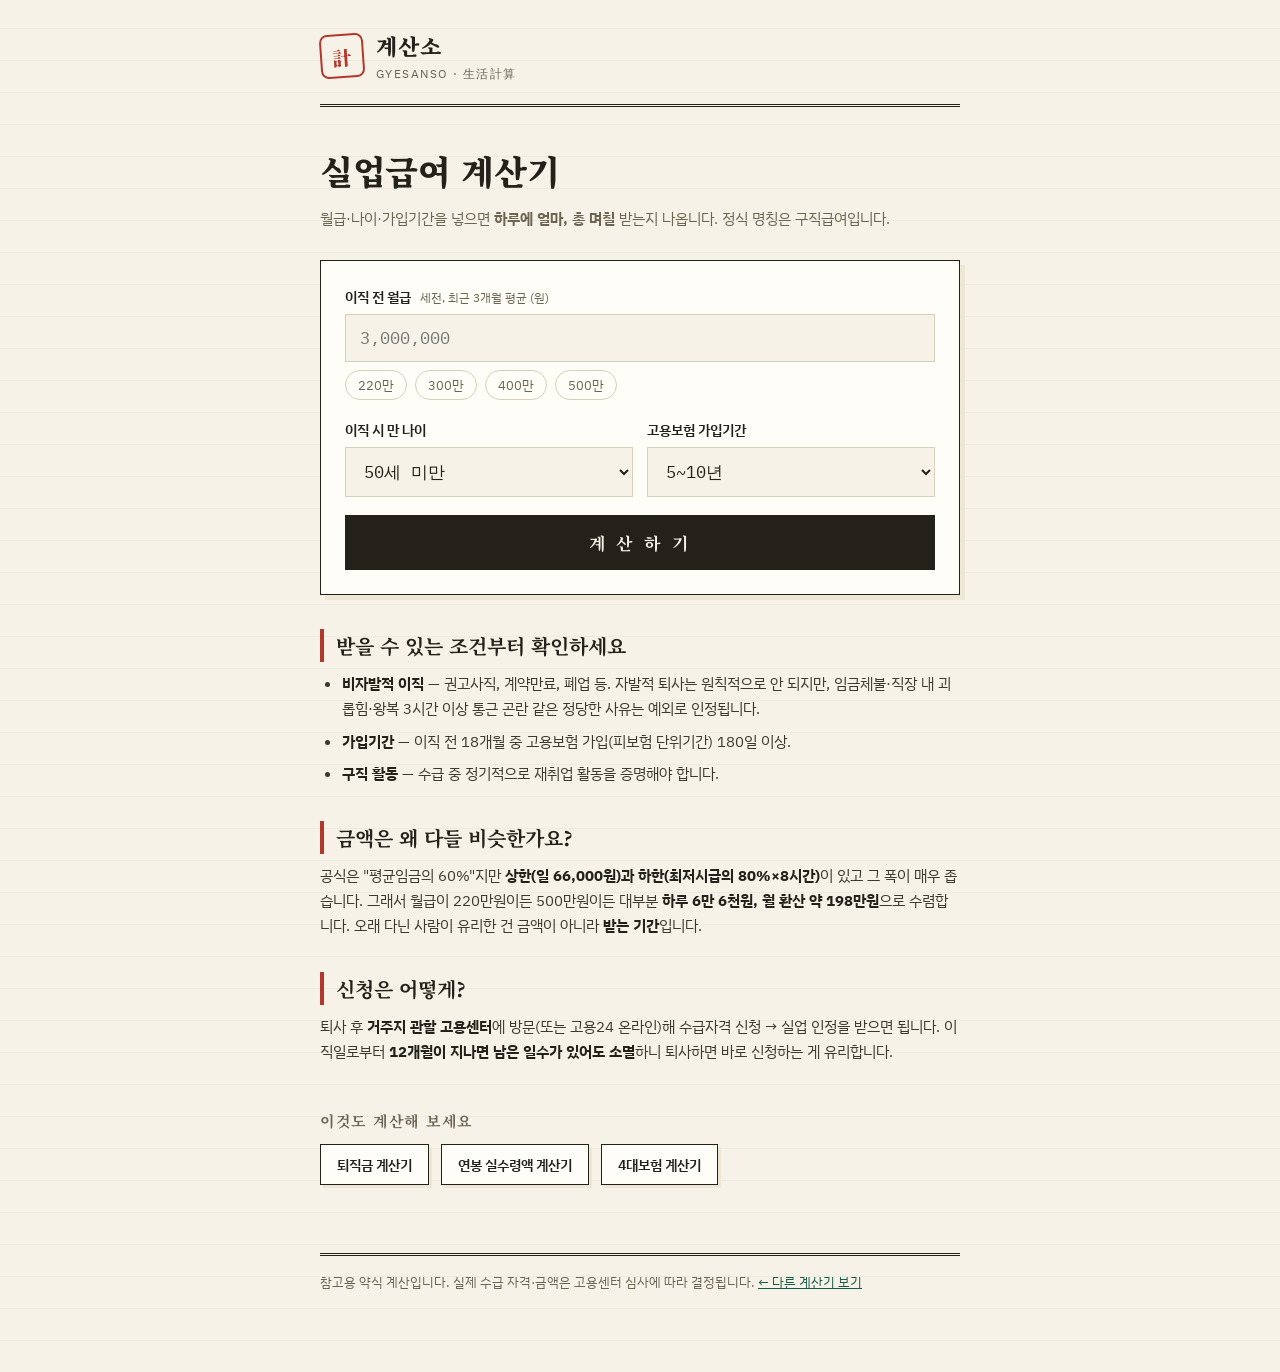
<file: unemployment.html>
<!DOCTYPE html>
<html lang="ko">
<head>
<meta charset="utf-8">
<meta name="viewport" content="width=device-width, initial-scale=1">
<title>실업급여 계산기 — 얼마나, 몇 개월 받을 수 있나 | 계산소</title>
<meta name="description" content="실업급여(구직급여) 계산기. 월급·나이·고용보험 가입기간으로 1일 급여액과 총 수령 예상액을 3초 만에 확인하세요. 수급 조건까지 쉽게 설명.">
<meta property="og:title" content="실업급여 계산기 — 얼마나, 몇 개월?">
<meta property="og:description" content="월급과 가입기간 넣으면 예상 실업급여가 나옵니다.">
<link rel="preconnect" href="https://fonts.googleapis.com">
<link href="https://fonts.googleapis.com/css2?family=Noto+Serif+KR:wght@700;900&family=IBM+Plex+Sans+KR:wght@400;600&family=IBM+Plex+Mono:wght@500;700&display=swap" rel="stylesheet">
<link rel="canonical" href="https://kyoobaeklee.github.io/gyesanso/unemployment.html">
<link rel="stylesheet" href="style.css">
<link rel="icon" href="data:image/svg+xml,<svg xmlns='http://www.w3.org/2000/svg' viewBox='0 0 100 100'><rect x='8' y='8' width='84' height='84' rx='16' fill='none' stroke='%23b3382c' stroke-width='8'/><text x='50' y='68' font-size='52' text-anchor='middle' fill='%23b3382c' font-family='serif' font-weight='900'>計</text></svg>">
<script type="application/ld+json">
{"@context":"https://schema.org","@type":"FAQPage","mainEntity":[
 {"@type":"Question","name":"실업급여는 얼마나 받나요?","acceptedAnswer":{"@type":"Answer","text":"이직 전 3개월 평균임금의 60%이며, 1일 상한 66,000원·하한(최저시급의 80%×8시간)이 있습니다. 상하한 폭이 좁아 대부분 하루 6만원대, 월 환산 약 198만원 수준입니다."}},
 {"@type":"Question","name":"실업급여는 몇 개월 받나요?","acceptedAnswer":{"@type":"Answer","text":"나이와 고용보험 가입기간에 따라 120~270일입니다. 예를 들어 50세 미만이고 5~10년 가입했다면 210일(약 7개월)입니다."}},
 {"@type":"Question","name":"자발적 퇴사도 실업급여를 받을 수 있나요?","acceptedAnswer":{"@type":"Answer","text":"원칙적으로 비자발적 이직(권고사직·계약만료·폐업 등)이어야 합니다. 다만 임금체불, 직장 내 괴롭힘, 통근 곤란 등 정당한 사유가 있는 자발적 퇴사는 예외로 인정될 수 있습니다."}}]}
</script>
<!-- AdSense: 승인 후 스크립트 삽입 (DEPLOY.md 4번) -->
</head>
<body>
<div class="wrap">
  <header>
    <a class="stamp-logo" href="./">計</a>
    <a class="brand" href="./">계산소<small>GYESANSO · 生活計算</small></a>
  </header>

  <h1>실업급여 계산기</h1>
  <p class="lead">월급·나이·가입기간을 넣으면 <strong>하루에 얼마, 총 며칠</strong> 받는지 나옵니다. 정식 명칭은 구직급여입니다.</p>

  <form class="calc" id="f">
    <div class="field">
      <label for="salary">이직 전 월급 <span class="hint">세전, 최근 3개월 평균 (원)</span></label>
      <input id="salary" inputmode="numeric" placeholder="3,000,000" autocomplete="off">
      <div class="quick">
        <button type="button" data-v="2200000">220만</button>
        <button type="button" data-v="3000000">300만</button>
        <button type="button" data-v="4000000">400만</button>
        <button type="button" data-v="5000000">500만</button>
      </div>
    </div>
    <div class="row2">
      <div class="field">
        <label for="age">이직 시 만 나이</label>
        <select id="age">
          <option value="30">50세 미만</option>
          <option value="55">50세 이상 (또는 장애인)</option>
        </select>
      </div>
      <div class="field">
        <label for="years">고용보험 가입기간</label>
        <select id="years">
          <option value="0.5">1년 미만</option>
          <option value="2">1~3년</option>
          <option value="4">3~5년</option>
          <option value="7" selected>5~10년</option>
          <option value="12">10년 이상</option>
        </select>
      </div>
    </div>
    <button class="go" type="submit">계 산 하 기</button>
  </form>

  <div class="receipt" id="r" aria-live="polite">
    <div class="stamp-mark">계산<br>완료</div>
    <h2>구직급여 명세</h2>
    <div class="line"><span class="k">1일 구직급여</span><span class="v" id="o-daily"></span></div>
    <div class="line"><span class="k">지급 일수 (소정급여일수)</span><span class="v" id="o-days"></span></div>
    <div class="line"><span class="k">월 환산 (30일)</span><span class="v" id="o-monthly"></span></div>
    <div class="sep"></div>
    <div class="total"><span class="k">총 예상 수령액</span><span class="v" id="o-total"></span></div>
    <div class="foot">약식 계산 · 상한액은 매년 고시로 변동될 수 있음</div>
  </div>

  <section class="explain">
    <h2>받을 수 있는 조건부터 확인하세요</h2>
    <ul>
      <li><strong>비자발적 이직</strong> — 권고사직, 계약만료, 폐업 등. 자발적 퇴사는 원칙적으로 안 되지만, 임금체불·직장 내 괴롭힘·왕복 3시간 이상 통근 곤란 같은 정당한 사유는 예외로 인정됩니다.</li>
      <li><strong>가입기간</strong> — 이직 전 18개월 중 고용보험 가입(피보험 단위기간) 180일 이상.</li>
      <li><strong>구직 활동</strong> — 수급 중 정기적으로 재취업 활동을 증명해야 합니다.</li>
    </ul>
    <h2>금액은 왜 다들 비슷한가요?</h2>
    <p>공식은 "평균임금의 60%"지만 <strong>상한(일 66,000원)과 하한(최저시급의 80%×8시간)</strong>이 있고 그 폭이 매우 좁습니다. 그래서 월급이 220만원이든 500만원이든 대부분 <strong>하루 6만 6천원, 월 환산 약 198만원</strong>으로 수렴합니다. 오래 다닌 사람이 유리한 건 금액이 아니라 <strong>받는 기간</strong>입니다.</p>
    <h2>신청은 어떻게?</h2>
    <p>퇴사 후 <strong>거주지 관할 고용센터</strong>에 방문(또는 고용24 온라인)해 수급자격 신청 → 실업 인정을 받으면 됩니다. 이직일로부터 <strong>12개월이 지나면 남은 일수가 있어도 소멸</strong>하니 퇴사하면 바로 신청하는 게 유리합니다.</p>
  </section>

  <nav class="related" aria-label="관련 계산기">
    <h2>이것도 계산해 보세요</h2>
    <a href="severance.html">퇴직금 계산기</a>
    <a href="salary.html">연봉 실수령액 계산기</a>
    <a href="insurance.html">4대보험 계산기</a>
  </nav>

  <footer>
    참고용 약식 계산입니다. 실제 수급 자격·금액은 고용센터 심사에 따라 결정됩니다.
    <a href="./">← 다른 계산기 보기</a>
  </footer>
</div>

<script src="calc.js"></script>
<script>
const num = s => parseInt(String(s).replace(/[^0-9]/g, ''), 10) || 0;
const fmt = n => n.toLocaleString('ko-KR') + '원';
const sEl = document.getElementById('salary');
sEl.addEventListener('input', () => {
  const v = num(sEl.value); sEl.value = v ? v.toLocaleString('ko-KR') : '';
});
document.querySelectorAll('.quick button').forEach(b => b.addEventListener('click', () => {
  sEl.value = (+b.dataset.v).toLocaleString('ko-KR');
  document.getElementById('f').requestSubmit();
}));
document.getElementById('f').addEventListener('submit', e => {
  e.preventDefault();
  const monthlySalary = num(sEl.value);
  if (!monthlySalary) return;
  const r = unemploymentBenefit({
    monthlySalary,
    age: +document.getElementById('age').value,
    insuredYears: +document.getElementById('years').value,
  });
  document.getElementById('o-daily').textContent = fmt(r.daily);
  document.getElementById('o-days').textContent = r.days + '일 (약 ' + Math.round(r.days / 30) + '개월)';
  document.getElementById('o-monthly').textContent = fmt(r.monthly);
  document.getElementById('o-total').textContent = fmt(r.total);
  document.getElementById('r').classList.add('show');
  document.getElementById('r').scrollIntoView({ behavior: 'smooth', block: 'nearest' });
});
</script>
</body>
</html>
</file>
<file: style.css>
/* 계산소 — 장부/영수증 에디토리얼 */
:root {
  --paper: #f7f2e8;
  --paper-deep: #efe7d6;
  --ink: #23211a;
  --ink-soft: #6b6552;
  --stamp: #b3382c;      /* 인주 레드 */
  --ledger: #175b4a;     /* 장부 그린 */
  --line: #d8cfba;
  --serif: 'Noto Serif KR', serif;
  --sans: 'IBM Plex Sans KR', sans-serif;
  --mono: 'IBM Plex Mono', monospace;
}
* { margin: 0; padding: 0; box-sizing: border-box; }
html { -webkit-text-size-adjust: 100%; }
body {
  font-family: var(--sans);
  background: var(--paper);
  background-image: repeating-linear-gradient(0deg, transparent, transparent 31px, rgba(23,91,74,.045) 31px, rgba(23,91,74,.045) 32px);
  color: var(--ink);
  line-height: 1.65;
  min-height: 100vh;
}
.wrap { max-width: 680px; margin: 0 auto; padding: 0 20px 80px; }

/* 헤더 */
header { padding: 28px 0 20px; display: flex; align-items: center; gap: 12px; border-bottom: 3px double var(--ink); }
.stamp-logo {
  width: 44px; height: 44px; flex: none;
  border: 2.5px solid var(--stamp); border-radius: 8px;
  color: var(--stamp); font-family: var(--serif); font-weight: 900; font-size: 19px;
  display: flex; align-items: center; justify-content: center;
  transform: rotate(-4deg);
  text-decoration: none; line-height: 1;
}
header .brand { font-family: var(--serif); font-weight: 900; font-size: 22px; letter-spacing: .04em; text-decoration: none; color: var(--ink); }
header .brand small { display: block; font-family: var(--sans); font-weight: 400; font-size: 12px; color: var(--ink-soft); letter-spacing: .12em; }

h1 { font-family: var(--serif); font-weight: 900; font-size: clamp(26px, 5vw, 34px); margin: 36px 0 8px; letter-spacing: -.01em; }
.lead { color: var(--ink-soft); font-size: 15px; margin-bottom: 28px; }

/* 입력 폼 */
form.calc { background: #fffdf8; border: 1.5px solid var(--ink); box-shadow: 5px 5px 0 var(--paper-deep); padding: 24px; margin-bottom: 28px; }
.field { margin-bottom: 18px; }
.field label { display: block; font-weight: 600; font-size: 14px; margin-bottom: 6px; }
.field .hint { font-weight: 400; color: var(--ink-soft); font-size: 12px; margin-left: 6px; }
.field input, .field select {
  width: 100%; padding: 12px 14px; font-size: 17px;
  font-family: var(--mono); font-variant-numeric: tabular-nums;
  border: 1.5px solid var(--line); border-radius: 0; background: var(--paper);
  color: var(--ink); outline: none;
}
.field input:focus, .field select:focus { border-color: var(--ledger); background: #fff; }
.quick { display: flex; gap: 8px; margin-top: 8px; flex-wrap: wrap; }
.quick button {
  font-family: var(--sans); font-size: 13px; padding: 5px 12px; cursor: pointer;
  background: none; border: 1px solid var(--line); border-radius: 99px; color: var(--ink-soft);
}
.quick button:hover { border-color: var(--stamp); color: var(--stamp); }
.row2 { display: grid; grid-template-columns: 1fr 1fr; gap: 14px; }
@media (max-width: 480px) { .row2 { grid-template-columns: 1fr; } }
button.go {
  width: 100%; padding: 15px; font-size: 17px; font-weight: 700; font-family: var(--serif);
  background: var(--ink); color: var(--paper); border: none; cursor: pointer; letter-spacing: .2em;
}
button.go:active { transform: translate(2px, 2px); }

/* 영수증 결과 */
.receipt {
  background: #fffdf8; border: 1.5px dashed var(--ink); padding: 26px 24px;
  font-family: var(--mono); font-variant-numeric: tabular-nums;
  position: relative; margin-bottom: 40px; display: none;
}
.receipt.show { display: block; animation: slide .35s ease; }
@keyframes slide { from { opacity: 0; transform: translateY(10px); } to { opacity: 1; } }
.receipt h2 { font-family: var(--serif); font-size: 16px; text-align: center; letter-spacing: .3em; border-bottom: 1px solid var(--line); padding-bottom: 12px; margin-bottom: 14px; }
.receipt .line { display: flex; justify-content: space-between; padding: 5px 0; font-size: 14.5px; }
.receipt .line .k { color: var(--ink-soft); font-family: var(--sans); }
.receipt .line.minus .v::before { content: "− "; color: var(--stamp); }
.receipt .sep { border-top: 1px dashed var(--line); margin: 10px 0; }
.receipt .total { display: flex; justify-content: space-between; align-items: baseline; padding-top: 6px; }
.receipt .total .k { font-family: var(--serif); font-weight: 700; font-size: 16px; }
.receipt .total .v { font-size: 26px; font-weight: 700; color: var(--ledger); }
.receipt .foot { text-align: center; color: var(--ink-soft); font-size: 12px; margin-top: 14px; font-family: var(--sans); }
.receipt .stamp-mark {
  position: absolute; top: 18px; right: 18px; width: 52px; height: 52px;
  border: 2.5px solid var(--stamp); border-radius: 50%; color: var(--stamp);
  font-family: var(--serif); font-weight: 900; font-size: 13px; line-height: 1.15;
  display: flex; align-items: center; justify-content: center; text-align: center;
  transform: rotate(9deg); opacity: .85;
}

/* 설명 섹션 */
.explain { margin-top: 8px; }
.explain h2 { font-family: var(--serif); font-size: 20px; margin: 34px 0 10px; padding-left: 12px; border-left: 4px solid var(--stamp); }
.explain p, .explain li { font-size: 15px; color: #3c392e; margin-bottom: 8px; }
.explain ul { padding-left: 22px; }
.explain strong { color: var(--ink); }

/* 인덱스 카드 */
.cards { display: grid; gap: 16px; margin-top: 30px; }
.card {
  display: block; background: #fffdf8; border: 1.5px solid var(--ink);
  box-shadow: 5px 5px 0 var(--paper-deep); padding: 22px 24px;
  text-decoration: none; color: var(--ink); transition: transform .12s ease;
}
.card:hover { transform: translate(-2px, -2px); box-shadow: 7px 7px 0 var(--paper-deep); }
.card h2 { font-family: var(--serif); font-size: 19px; margin-bottom: 4px; }
.card p { font-size: 14px; color: var(--ink-soft); }
.card.soon { opacity: .45; pointer-events: none; }
.card.soon h2::after { content: " · 준비중"; font-size: 12px; color: var(--stamp); }

/* 관련 계산기 */
.related { margin-top: 44px; }
.related h2 { font-family: var(--serif); font-size: 15px; letter-spacing: .1em; color: var(--ink-soft); margin-bottom: 10px; }
.related a {
  display: inline-block; margin: 0 8px 8px 0; padding: 8px 16px;
  border: 1.5px solid var(--ink); background: #fffdf8; box-shadow: 3px 3px 0 var(--paper-deep);
  text-decoration: none; color: var(--ink); font-size: 14px; font-weight: 600;
}
.related a:hover { color: var(--stamp); border-color: var(--stamp); }

footer { margin-top: 60px; border-top: 3px double var(--ink); padding-top: 16px; font-size: 12.5px; color: var(--ink-soft); }
footer a { color: var(--ledger); }
</file>
